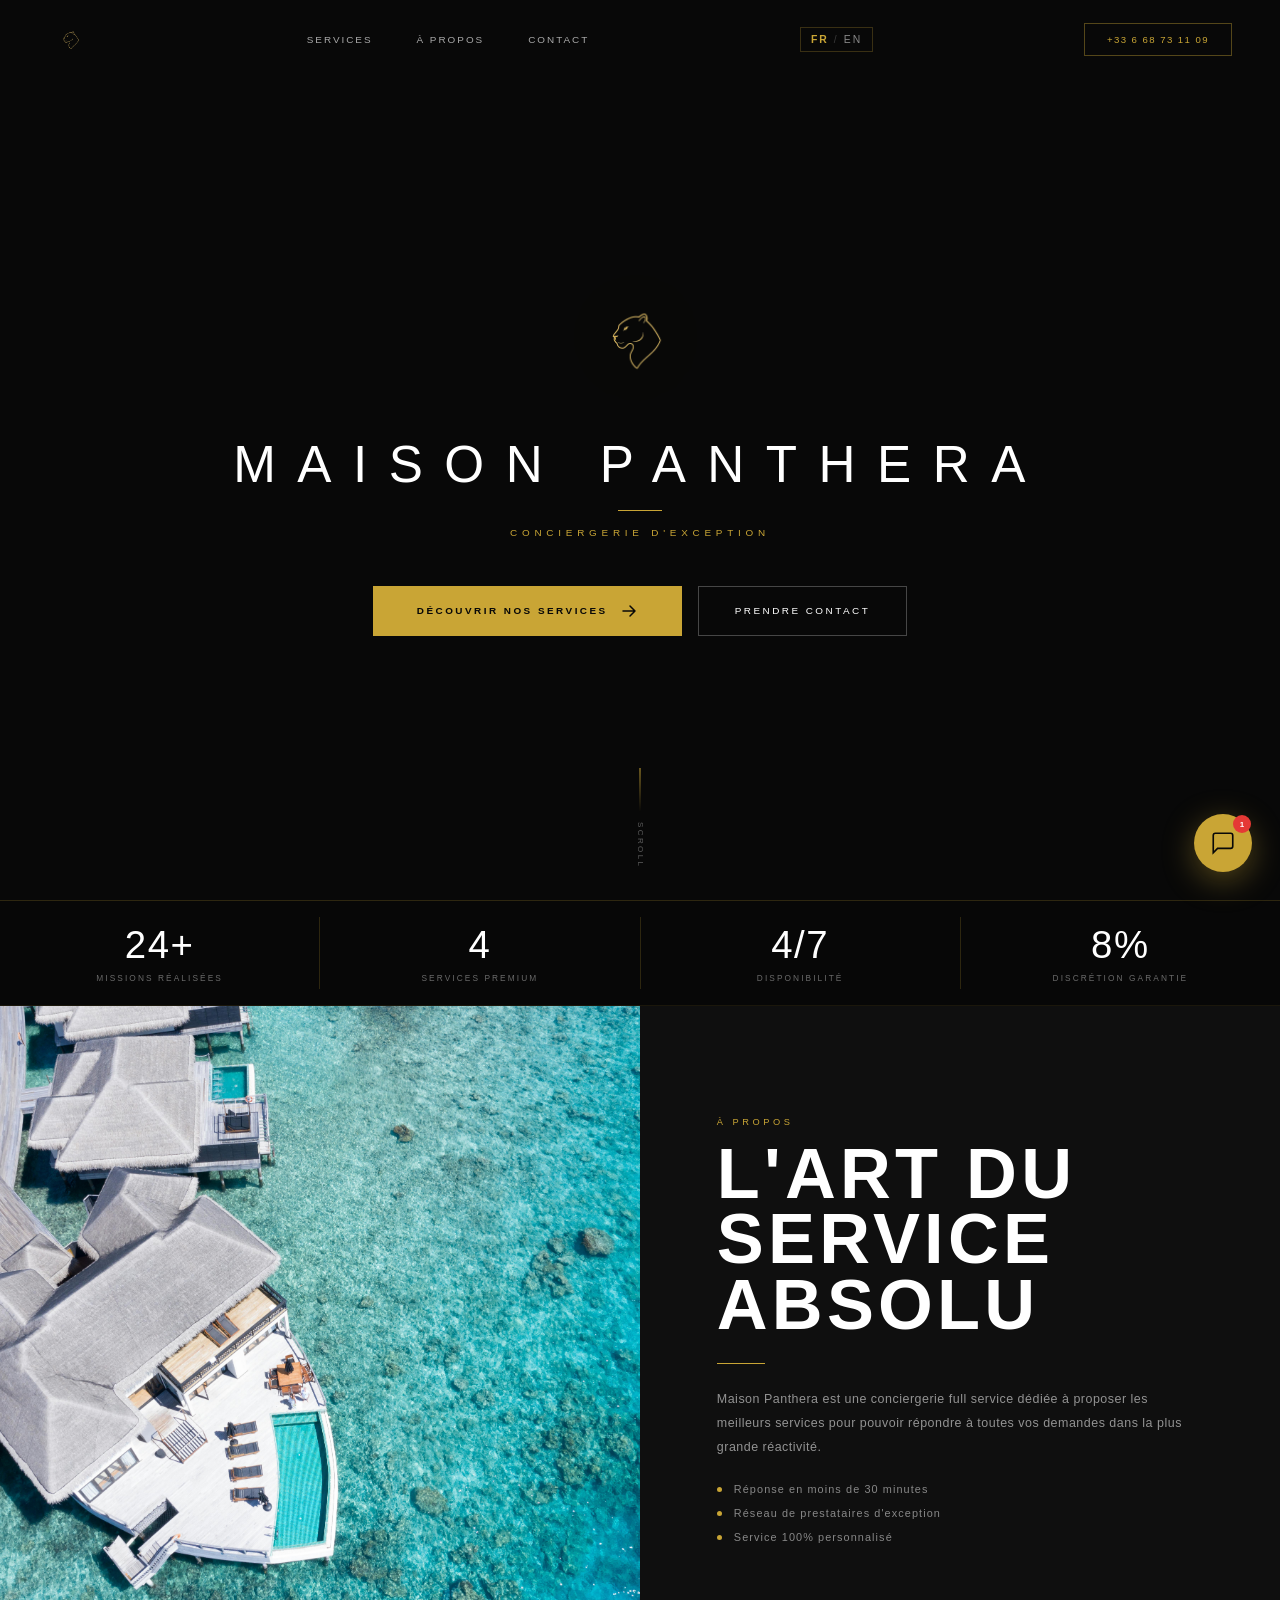
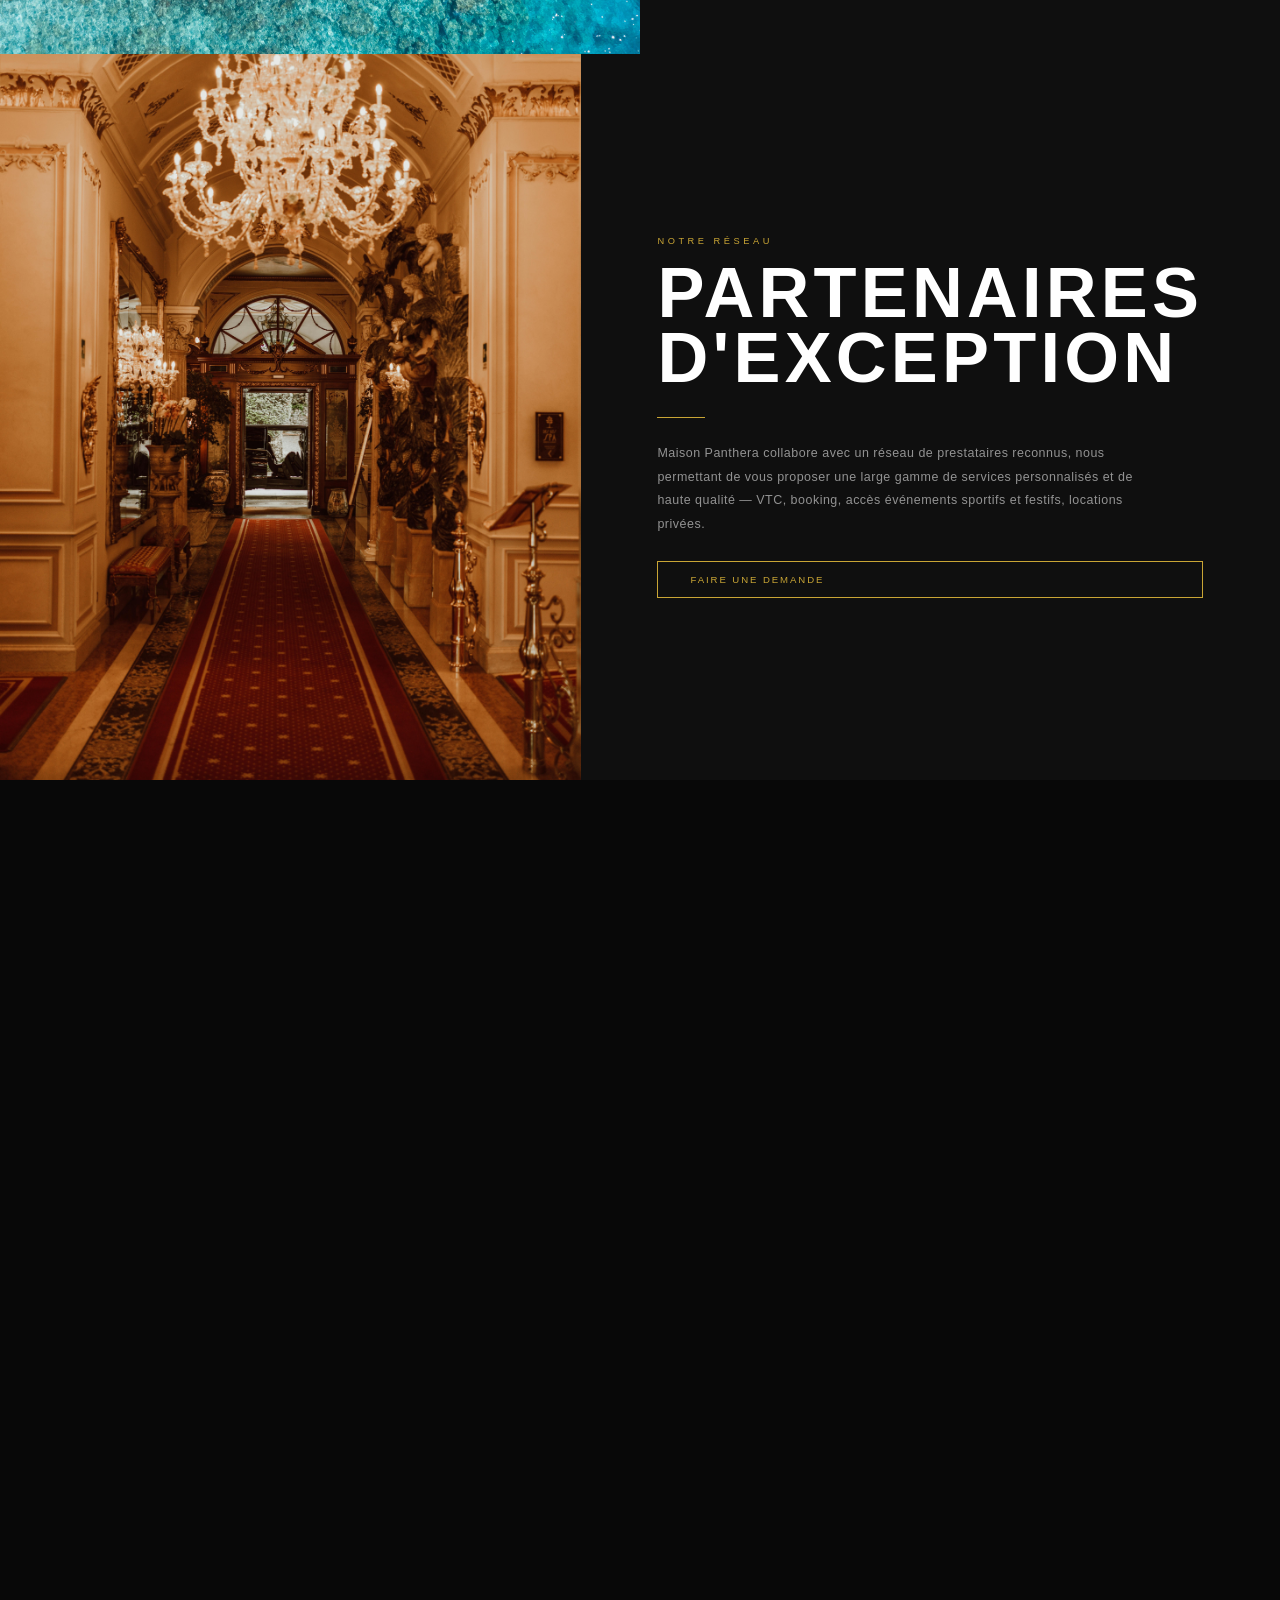
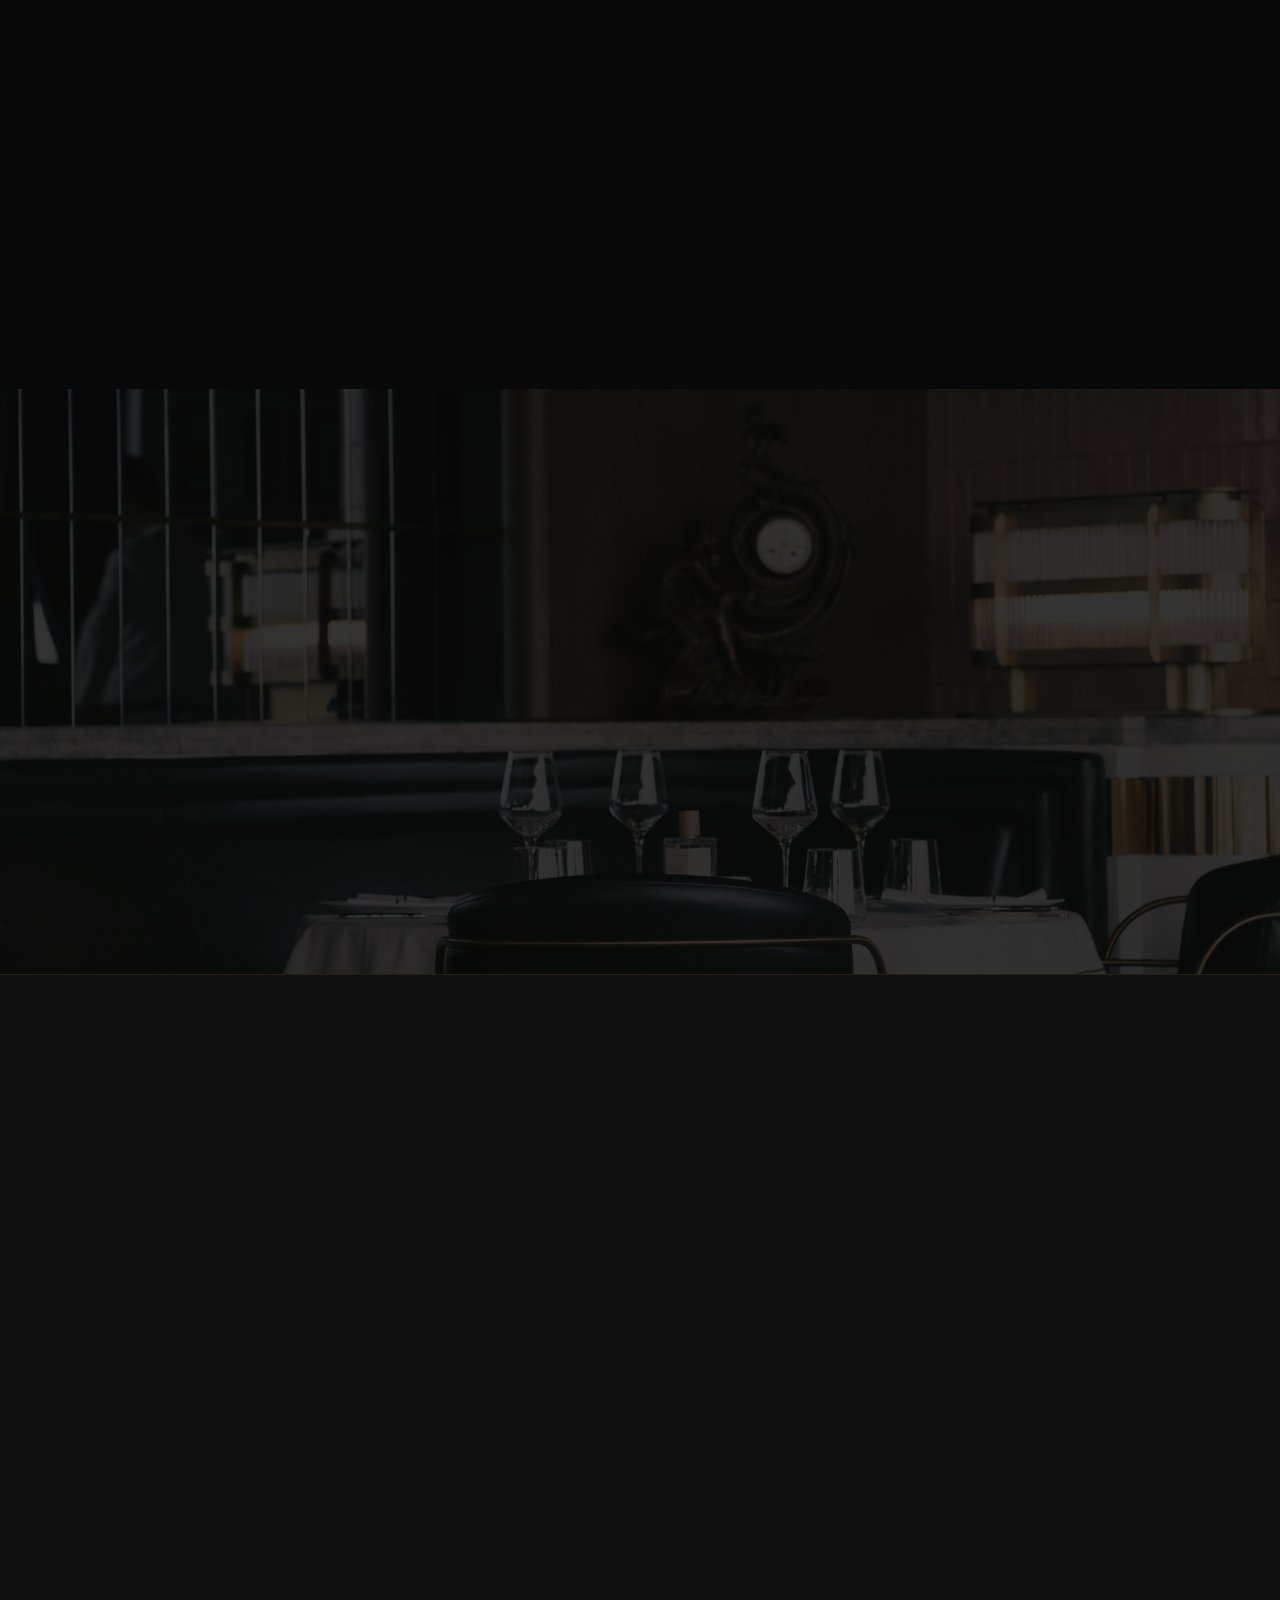
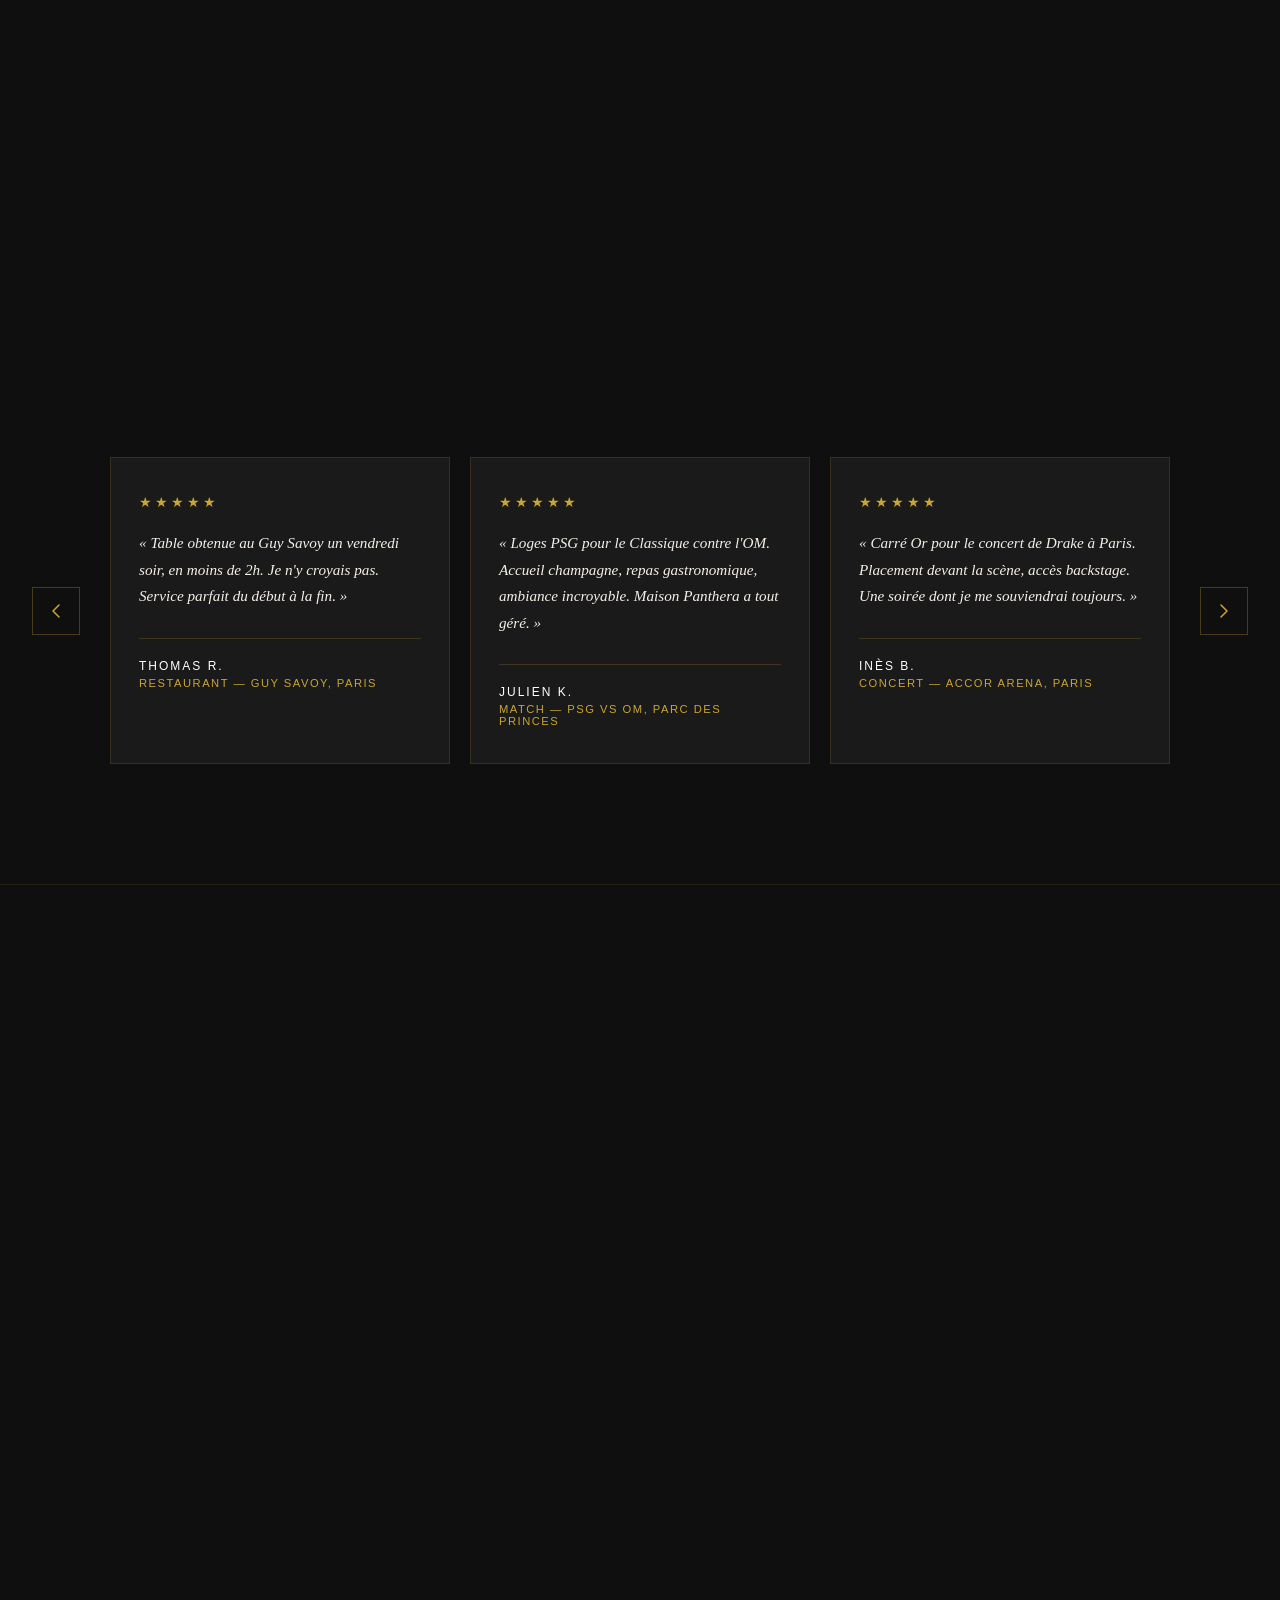
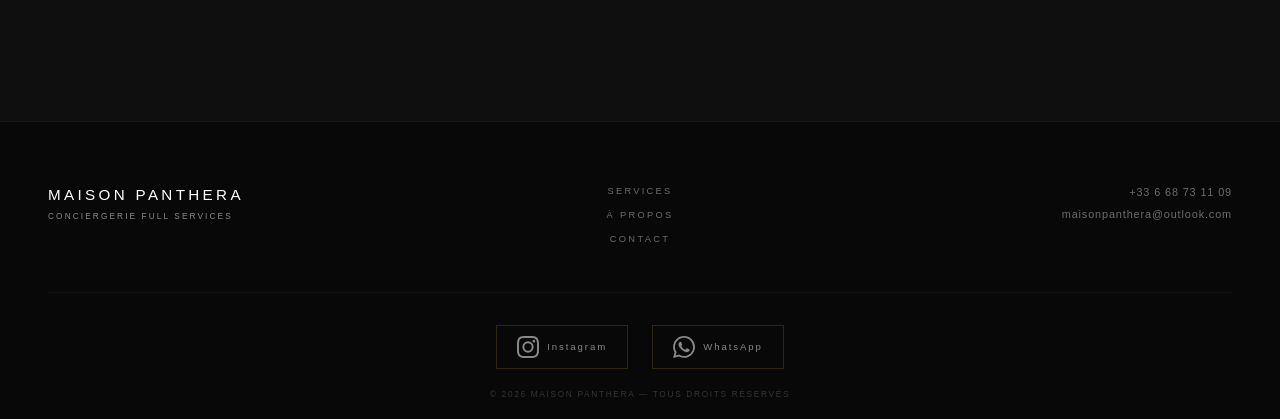
<file: index.html>
<!DOCTYPE html>
<html lang="fr">
<head>
  <meta charset="UTF-8">
  <meta name="viewport" content="width=device-width, initial-scale=1.0, viewport-fit=cover">
  <title>Maison Panthera — Conciergerie Full Services</title>
  <meta name="description" content="Maison Panthera, conciergerie d'exception à Paris. VTC, Private Jet, Yacht, Personal Shopper, Booking VIP. Excellence, discrétion, réactivité 24h/24.">
  <meta name="theme-color" content="#080808">
  <meta name="apple-mobile-web-app-capable" content="yes">
  <meta name="apple-mobile-web-app-status-bar-style" content="black-translucent">
  <meta name="apple-mobile-web-app-title" content="Maison Panthera">

  <!-- Security Headers -->
  <meta http-equiv="X-Content-Type-Options" content="nosniff">
  <meta http-equiv="X-Frame-Options" content="DENY">
  <meta http-equiv="Referrer-Policy" content="strict-origin-when-cross-origin">
  <meta http-equiv="Permissions-Policy" content="camera=(), microphone=(), geolocation=()">
  <meta http-equiv="Content-Security-Policy" content="default-src 'self'; base-uri 'self'; object-src 'none'; frame-ancestors 'none'; form-action 'self' https://formsubmit.co; style-src 'self' 'unsafe-inline' https://fonts.googleapis.com; font-src https://fonts.gstatic.com; img-src 'self' data: https:; script-src 'self' 'unsafe-inline'; connect-src 'self' https: http://localhost:*; upgrade-insecure-requests;">

  <!-- PWA -->
  <link rel="manifest" href="manifest.json">
  <link rel="apple-touch-icon" href="images/logo-site.png">

  <!-- Open Graph -->
  <meta property="og:title" content="Maison Panthera — Conciergerie d'Exception">
  <meta property="og:description" content="Excellence. Discrétion. Réactivité. Paris & International.">
  <meta property="og:image" content="images/yacht.jpeg">
  <meta property="og:type" content="website">

  <!-- Fonts -->
  <link rel="preconnect" href="https://fonts.googleapis.com">
  <link rel="preconnect" href="https://fonts.gstatic.com" crossorigin>
  <link href="https://fonts.googleapis.com/css2?family=Bebas+Neue&family=Cormorant+Garant:ital,wght@0,300;0,400;0,500;1,300;1,400&family=Montserrat:wght@200;300;400;500;600&display=swap" rel="stylesheet">

  <!-- Favicon -->
  <link rel="icon" type="image/png" href="images/logo-site.png">
  <link rel="shortcut icon" href="images/logo-site.png">

  <!-- Preload hero image -->
  <link rel="preload" as="image" href="images/hero-palace.jpeg">

  <link rel="stylesheet" href="style.css?v=22">
</head>
<body class="is-entering">
  <div class="page-transition" aria-hidden="true"></div>

  <!-- ══ PRELOADER ══════════════════════════════════════ -->
  <div id="preloader">
    <div class="preloader-inner">
      <img class="preloader-logo" src="images/logo-site.png" alt="Maison Panthera">
      <div class="preloader-bar"><div class="preloader-fill"></div></div>
      <p class="preloader-name">MAISON PANTHERA</p>
    </div>
  </div>

  <!-- ══ NAVIGATION ════════════════════════════════════ -->
  <nav id="navbar">
    <a href="index.html" class="nav-logo" data-page-link>
      <img src="images/logo-site.png" alt="Logo Maison Panthera">
    </a>
    <div class="nav-links">
      <a href="services.html" class="nav-link" data-i18n="nav.services" data-page-link>SERVICES</a>
      <a href="about.html" class="nav-link" data-i18n="nav.about" data-page-link>À PROPOS</a>
      <a href="contact.html" class="nav-link" data-i18n="nav.contact" data-page-link>CONTACT</a>
    </div>
    <button class="lang-toggle" id="langToggle" aria-label="Switch language">
      <span class="lang-btn active" data-lang="fr">FR</span>
      <span class="lang-sep">/</span>
      <span class="lang-btn" data-lang="en">EN</span>
    </button>
    <a href="tel:+33668731109" class="nav-cta">+33 6 68 73 11 09</a>
    <button class="nav-burger" id="burger" aria-label="Menu">
      <span></span><span></span>
    </button>
  </nav>

  <!-- Mobile Menu -->
  <div class="mobile-menu" id="mobileMenu">
    <button class="mobile-close" id="mobileClose">✕</button>
    <a href="services.html"  class="mobile-link" data-i18n="nav.services" data-page-link>SERVICES</a>
    <a href="about.html"     class="mobile-link" data-i18n="nav.about" data-page-link>À PROPOS</a>
    <a href="contact.html" class="mobile-link" data-i18n="nav.contact" data-page-link>CONTACT</a>
    <button class="lang-toggle lang-toggle--mobile" id="langToggleMobile" aria-label="Switch language">
      <span class="lang-btn active" data-lang="fr">FR</span>
      <span class="lang-sep">/</span>
      <span class="lang-btn" data-lang="en">EN</span>
    </button>
    <a href="tel:+33668731109" class="mobile-phone">+33 6 68 73 11 09</a>
  </div>

  <!-- ══ HERO ══════════════════════════════════════════ -->
  <section id="hero">
    <div class="hero-bg"></div>
    <div class="hero-overlay"></div>
    <h1 class="visually-hidden">Maison Panthera — Conciergerie Full Services</h1>

    <div class="hero-identity">
      <img class="hero-logo-mark" src="images/logo-site.png" alt="Maison Panthera">
      <p class="hero-name">MAISON PANTHERA</p>
      <span class="hero-rule"></span>
      <p class="hero-tagline" data-i18n="hero.subtitle">CONCIERGERIE D'EXCEPTION</p>
    </div>

    <div class="hero-cta">
      <a href="services.html" class="btn-gold" data-page-link>
        <span data-i18n="hero.cta1">DÉCOUVRIR NOS SERVICES</span>
        <svg width="18" height="18" viewBox="0 0 18 18" fill="none"><path d="M3 9H15M15 9L10 4M15 9L10 14" stroke="currentColor" stroke-width="1.5" stroke-linecap="round"/></svg>
      </a>
      <a href="contact.html" class="btn-outline" data-i18n="hero.cta2" data-page-link>PRENDRE CONTACT</a>
    </div>

    <div class="hero-scroll">
      <div class="hero-scroll-line"></div>
      <span>SCROLL</span>
    </div>
  </section>

  <!-- Stats strip -->
  <div class="hero-stats">
    <div class="hero-stat">
      <span class="stat-num">500<em>+</em></span>
      <span class="stat-label" data-i18n="stats.missions">MISSIONS RÉALISÉES</span>
    </div>
    <div class="stat-sep"></div>
    <div class="hero-stat">
      <span class="stat-num">8</span>
      <span class="stat-label" data-i18n="stats.services">SERVICES PREMIUM</span>
    </div>
    <div class="stat-sep"></div>
    <div class="hero-stat">
      <span class="stat-num">24<em>/7</em></span>
      <span class="stat-label" data-i18n="stats.availability">DISPONIBILITÉ</span>
    </div>
    <div class="stat-sep"></div>
    <div class="hero-stat">
      <span class="stat-num">100<em>%</em></span>
      <span class="stat-label" data-i18n="stats.discretion">DISCRÉTION GARANTIE</span>
    </div>
  </div>

  <!-- ══ ABOUT ══════════════════════════════════════════ -->
  <section id="about">

    <div class="about-block">
      <div class="about-media reveal-left">
        <img src="images/maldives.jpeg" alt="Maison Panthera — Service prestige" loading="lazy">
      </div>
      <div class="about-body reveal-right">
        <p class="label" data-i18n="about1.label">À PROPOS</p>
        <h2 class="display-title" data-i18n="about1.title">L'ART DU<br>SERVICE<br>ABSOLU</h2>
        <div class="gold-rule"></div>
        <p class="body-text" data-i18n="about1.body">
          Maison Panthera est une conciergerie full service dédiée à proposer les meilleurs services pour pouvoir répondre à toutes vos demandes dans la plus grande réactivité.
        </p>
        <div class="about-feature-list">
          <div class="about-feature"><span class="feat-dot"></span><span data-i18n="about1.feat1">Réponse en moins de 30 minutes</span></div>
          <div class="about-feature"><span class="feat-dot"></span><span data-i18n="about1.feat2">Réseau de prestataires d'exception</span></div>
          <div class="about-feature"><span class="feat-dot"></span><span data-i18n="about1.feat3">Service 100% personnalisé</span></div>
        </div>
      </div>
    </div>

    <div class="about-block about-block--reverse">
      <div class="about-body reveal-left">
        <p class="label" data-i18n="about2.label">NOTRE RÉSEAU</p>
        <h2 class="display-title" data-i18n="about2.title">PARTENAIRES<br>D'EXCEPTION</h2>
        <div class="gold-rule"></div>
        <p class="body-text" data-i18n="about2.body">
          Maison Panthera collabore avec un réseau de prestataires reconnus, nous permettant de vous proposer une large gamme de services personnalisés et de haute qualité — VTC, booking, accès événements sportifs et festifs, locations privées.
        </p>
        <a href="contact.html" class="btn-gold-sm" data-i18n="about2.cta" data-page-link>FAIRE UNE DEMANDE</a>
      </div>
      <div class="about-media reveal-right">
        <img src="images/corridor.jpeg" alt="Maison Panthera — Partenaires" loading="lazy">
      </div>
    </div>

  </section>

  <!-- ══ VALUES ════════════════════════════════════════ -->
  <!-- ══ SERVICES ══════════════════════════════════════ -->
  <section id="services">
    <div class="section-head reveal-up">
      <p class="label">EXPERTISE</p>
      <h2 class="display-title-xl" data-i18n="services.title">NOS SERVICES</h2>
      <p class="section-sub" data-i18n="services.sub">Une gamme complète de services premium, disponible 7j/7</p>
    </div>

    <div class="services-grid">

      <article class="service-card reveal-up" style="--d:0ms">
        <div class="card-bg" style="background-image:url('images/vtc-2.jpeg')"></div>
        <div class="card-layer"></div>
        <div class="card-body">
          <span class="card-num">01</span>
          <h3 class="card-title">VTC</h3>
          <p class="card-desc" data-i18n="card.vtc">Van chauffeur &amp; transport privé premium. Véhicules haut de gamme, chauffeurs professionnels.</p>
          <a href="contact.html" class="card-cta" data-i18n="card.cta" data-page-link>RÉSERVER →</a>
        </div>
      </article>

      <article class="service-card reveal-up" style="--d:80ms">
        <div class="card-bg" style="background-image:url('images/personal-shopper.jpeg?v=2')"></div>
        <div class="card-layer"></div>
        <div class="card-body">
          <span class="card-num">02</span>
          <h3 class="card-title">PERSONAL<br>SHOPPER</h3>
          <p class="card-desc" data-i18n="card.shopper">Accès aux plus grandes maisons de luxe. Shopping personnalisé &amp; exclusif.</p>
          <a href="contact.html" class="card-cta" data-i18n="card.cta" data-page-link>RÉSERVER →</a>
        </div>
      </article>

      <article class="service-card reveal-up" style="--d:160ms">
        <div class="card-bg" style="background-image:url('images/car-interior.jpeg')"></div>
        <div class="card-layer"></div>
        <div class="card-body">
          <span class="card-num">03</span>
          <h3 class="card-title">CAR RENTAL</h3>
          <p class="card-desc" data-i18n="card.carrental">Location de véhicules prestige &amp; supercars. Ferrari, Lamborghini, Rolls-Royce.</p>
          <a href="contact.html" class="card-cta" data-i18n="card.cta" data-page-link>RÉSERVER →</a>
        </div>
      </article>

      <article class="service-card reveal-up" style="--d:240ms">
        <div class="card-bg" style="background-image:url('images/booking-rest.jpeg')"></div>
        <div class="card-layer"></div>
        <div class="card-body">
          <span class="card-num">04</span>
          <h3 class="card-title">BOOKING</h3>
          <p class="card-desc" data-i18n="card.booking">Restaurants étoilés, hôtels de prestige, réservations VIP partout dans le monde.</p>
          <a href="contact.html" class="card-cta" data-i18n="card.cta" data-page-link>RÉSERVER →</a>
        </div>
      </article>

      <article class="service-card reveal-up" style="--d:0ms">
        <div class="card-bg" style="background-image:url('images/roland-garros.jpeg')"></div>
        <div class="card-layer"></div>
        <div class="card-body">
          <span class="card-num">05</span>
          <h3 class="card-title">MATCH/<br>CONCERT ACCESS</h3>
          <p class="card-desc" data-i18n="card.matchconcert">Loges VIP &amp; carré or pour matchs et concerts. Roland-Garros, PSG, F1, artistes internationaux.</p>
          <a href="contact.html" class="card-cta" data-i18n="card.cta" data-page-link>RÉSERVER →</a>
        </div>
      </article>

      <article class="service-card reveal-up" style="--d:80ms">
        <div class="card-bg" style="background-image:url('images/neon.jpeg')"></div>
        <div class="card-layer"></div>
        <div class="card-body">
          <span class="card-num">06</span>
          <h3 class="card-title">NIGHTLIFE<br>ACCESS</h3>
          <p class="card-desc" data-i18n="card.nightlife">Accès VIP aux meilleurs clubs &amp; soirées privées. Tables réservées, liste VIP, entrées garanties.</p>
          <a href="contact.html" class="card-cta" data-i18n="card.cta" data-page-link>RÉSERVER →</a>
        </div>
      </article>

      <article class="service-card reveal-up" style="--d:160ms">
        <div class="card-bg" style="background-image:url('images/private-jet.jpeg')"></div>
        <div class="card-layer"></div>
        <div class="card-body">
          <span class="card-num">07</span>
          <h3 class="card-title">PRIVATE JET</h3>
          <p class="card-desc" data-i18n="card.jet">Voyagez à votre rythme. Destinations mondiales, disponibilité immédiate.</p>
          <a href="contact.html" class="card-cta" data-i18n="card.cta" data-page-link>RÉSERVER →</a>
        </div>
      </article>

      <article class="service-card reveal-up" style="--d:240ms">
        <div class="card-bg" style="background-image:url('images/yacht.jpeg')"></div>
        <div class="card-layer"></div>
        <div class="card-body">
          <span class="card-num">08</span>
          <h3 class="card-title">YACHT</h3>
          <p class="card-desc" data-i18n="card.yacht">Location de yachts de luxe. Croisières privées en Méditerranée &amp; au-delà.</p>
          <a href="contact.html" class="card-cta" data-i18n="card.cta" data-page-link>RÉSERVER →</a>
        </div>
      </article>

    </div>
  </section>

  <!-- ══ QUOTE ══════════════════════════════════════════ -->
  <div class="quote-section">
    <div class="quote-bg" style="background-image:url('images/finedining.jpeg')"></div>
    <div class="quote-overlay"></div>
    <div class="quote-inner reveal-up">
      <div class="quote-logo">
        <img src="images/logo-site.png" alt="">
      </div>
      <p class="quote-text" data-i18n="quote.text">Chaque détail est une promesse.<br>Chaque service, une expérience inoubliable.</p>
      <p class="quote-author">— MAISON PANTHERA</p>
      <a href="contact.html" class="btn-gold" data-i18n="quote.cta" data-page-link>VIVRE L'EXPÉRIENCE</a>
    </div>
  </div>

  <!-- ══ GALLERY ════════════════════════════════════════ -->
  <!-- ══ CONTACT FORM ═══════════════════════════════════ -->
  <section id="formulaire">
    <div class="form-section-inner">

      <div class="form-left reveal-left">
        <p class="label">CONTACT</p>
        <h2 class="display-title" data-i18n="form.title">PARLONS DE<br>VOTRE<br>PROJET</h2>
        <div class="gold-rule"></div>
        <p class="body-text" data-i18n="form.body">Notre équipe répond à toutes vos demandes en moins de 30 minutes, 7j/7, 24h/24.</p>
        <div class="contact-direct">
          <a href="tel:+33668731109" class="contact-direct-item">
            <span class="cd-icon">📞</span>
            <div>
              <p class="cd-label" data-i18n="form.phone">TÉLÉPHONE</p>
              <p class="cd-val">+33 6 68 73 11 09</p>
            </div>
          </a>
          <a href="mailto:maisonpanthera@outlook.com" class="contact-direct-item">
            <span class="cd-icon">✉</span>
            <div>
              <p class="cd-label">EMAIL</p>
              <p class="cd-val">maisonpanthera@outlook.com</p>
            </div>
          </a>
          <a href="https://wa.me/33668731109?text=Bonjour%20Maison%20Panthera%2C%20je%20souhaite%20avoir%20des%20informations%20sur%20vos%20services." target="_blank" rel="noopener noreferrer" class="contact-direct-item">
            <span class="cd-icon">💬</span>
            <div>
              <p class="cd-label">WHATSAPP</p>
              <p class="cd-val" data-i18n="form.waDirect">Message direct</p>
            </div>
          </a>
        </div>
      </div>

      <div class="form-right reveal-right">
        <form
          id="contactForm"
          action="https://formsubmit.co/maisonpanthera@outlook.com"
          method="POST"
          novalidate>

          <!-- FormSubmit config -->
          <input type="hidden" name="_subject" value="Nouvelle demande — Maison Panthera">
          <input type="hidden" name="_template" value="table">
          <input type="hidden" name="_captcha" value="false">
          <input type="hidden" name="_next" value="./#formulaire">
          <!-- Honeypot anti-spam -->
          <input type="text" name="_honey" style="display:none" tabindex="-1" autocomplete="off">

          <div class="form-row">
            <div class="form-group">
              <input type="text" name="nom" id="fNom" placeholder=" " required autocomplete="name">
              <label for="fNom" data-i18n="form.name">NOM &amp; PRÉNOM *</label>
            </div>
            <div class="form-group">
              <input type="email" name="email" id="fEmail" placeholder=" " required autocomplete="email">
              <label for="fEmail">EMAIL *</label>
            </div>
          </div>

          <div class="form-row">
            <div class="form-group">
              <input type="tel" name="telephone" id="fTel" placeholder=" " autocomplete="tel">
              <label for="fTel" data-i18n="form.phoneLabel">TÉLÉPHONE</label>
            </div>
            <div class="form-group select-group">
              <select name="service" id="fService">
                <option value="" disabled selected></option>
                <option>VTC</option>
                <option>Personal Shopper</option>
                <option>Car Rental</option>
                <option>Booking (Restaurant / Hôtel)</option>
                <option>Match / Concert Access</option>
                <option>Nightlife Access</option>
                <option>Private Jet</option>
                <option>Yacht</option>
                <option data-i18n="form.other">Autre</option>
              </select>
              <label for="fService" data-i18n="form.service">SERVICE SOUHAITÉ</label>
            </div>
          </div>

          <div class="form-group full">
            <textarea name="message" id="fMessage" placeholder=" " rows="4" required></textarea>
            <label for="fMessage" data-i18n="form.message">VOTRE DEMANDE *</label>
          </div>

          <div class="form-footer">
            <p class="form-mention" data-i18n="form.mention">* Champs obligatoires. Vos données sont traitées de façon confidentielle.</p>
            <button type="submit" class="btn-gold form-submit" id="formBtn">
              <span class="btn-text" data-i18n="form.submit">ENVOYER MA DEMANDE</span>
              <span class="btn-loader" style="display:none">⟳</span>
              <svg width="18" height="18" viewBox="0 0 18 18" fill="none"><path d="M3 9H15M15 9L10 4M15 9L10 14" stroke="currentColor" stroke-width="1.5" stroke-linecap="round"/></svg>
            </button>
          </div>

          <div class="form-success" id="formSuccess" style="display:none">
            <p data-i18n="form.success">✓ Message envoyé — Nous vous répondons sous 30 minutes.</p>
          </div>
          <div class="form-error" id="formError" style="display:none">
            <p data-i18n="form.error">Une erreur est survenue. Contactez-nous directement au +33 6 68 73 11 09.</p>
          </div>

        </form>
      </div>

    </div>
  </section>

  <!-- ══ TESTIMONIALS ══════════════════════════════════ -->
  <section id="temoignages">
    <div class="section-head reveal-up">
      <p class="label" data-i18n="testi.label">ILS NOUS FONT CONFIANCE</p>
      <h2 class="display-title-xl" data-i18n="testi.title">TÉMOIGNAGES</h2>
    </div>

    <div class="testi-slider">
      <button class="testi-arrow testi-prev" aria-label="Précédent">
        <svg width="22" height="22" viewBox="0 0 22 22" fill="none"><path d="M14 5L8 11L14 17" stroke="currentColor" stroke-width="1.5" stroke-linecap="round" stroke-linejoin="round"/></svg>
      </button>

      <div class="testi-viewport" id="testiViewport">
        <div class="testi-track" id="testiTrack">

          <div class="testi-card">
            <div class="testi-card-inner">
              <div class="testi-stars">★★★★★</div>
              <p class="testi-text" data-i18n="testi.t1">« Table obtenue au Guy Savoy un vendredi soir, en moins de 2h. Je n'y croyais pas. Service parfait du début à la fin. »</p>
              <div class="testi-author">
                <span class="testi-name">Thomas R.</span>
                <span class="testi-service">Restaurant — Guy Savoy, Paris</span>
              </div>
            </div>
          </div>

          <div class="testi-card">
            <div class="testi-card-inner">
              <div class="testi-stars">★★★★★</div>
              <p class="testi-text" data-i18n="testi.t2">« Loges PSG pour le Classique contre l'OM. Accueil champagne, repas gastronomique, ambiance incroyable. Maison Panthera a tout géré. »</p>
              <div class="testi-author">
                <span class="testi-name">Julien K.</span>
                <span class="testi-service">Match — PSG vs OM, Parc des Princes</span>
              </div>
            </div>
          </div>

          <div class="testi-card">
            <div class="testi-card-inner">
              <div class="testi-stars">★★★★★</div>
              <p class="testi-text" data-i18n="testi.t3">« Carré Or pour le concert de Drake à Paris. Placement devant la scène, accès backstage. Une soirée dont je me souviendrai toujours. »</p>
              <div class="testi-author">
                <span class="testi-name">Inès B.</span>
                <span class="testi-service">Concert — Accor Arena, Paris</span>
              </div>
            </div>
          </div>

          <div class="testi-card">
            <div class="testi-card-inner">
              <div class="testi-stars">★★★★★</div>
              <p class="testi-text" data-i18n="testi.t4">« Impossible d'avoir des billets pour la finale de Roland-Garros — Maison Panthera les a trouvés en 20 minutes. Loges VIP, champagne. Inoubliable. »</p>
              <div class="testi-author">
                <span class="testi-name">Karim B.</span>
                <span class="testi-service">Match — Roland-Garros, Paris</span>
              </div>
            </div>
          </div>

          <div class="testi-card">
            <div class="testi-card-inner">
              <div class="testi-stars">★★★★★</div>
              <p class="testi-text" data-i18n="testi.t5">« Dîner surprise pour l'anniversaire de ma femme au Grand Restaurant de Jean-François Piège. Décoration florale, menu personnalisé. Merci infiniment. »</p>
              <div class="testi-author">
                <span class="testi-name">Marc L.</span>
                <span class="testi-service">Restaurant — Le Grand Restaurant, Paris</span>
              </div>
            </div>
          </div>

          <div class="testi-card">
            <div class="testi-card-inner">
              <div class="testi-stars">★★★★★</div>
              <p class="testi-text" data-i18n="testi.t6">« Grand Prix de Monaco en loges privées avec vue sur le circuit. Tout était organisé : transfert, hôtel, paddock. Un niveau d'exception. »</p>
              <div class="testi-author">
                <span class="testi-name">Sofia M.</span>
                <span class="testi-service">F1 — Grand Prix de Monaco</span>
              </div>
            </div>
          </div>

          <div class="testi-card">
            <div class="testi-card-inner">
              <div class="testi-stars">★★★★★</div>
              <p class="testi-text" data-i18n="testi.t7">« Réservation d'un jet privé en moins d'une heure pour Dubai. Discrétion totale, équipe ultra réactive. Je ne travaille plus qu'avec eux. »</p>
              <div class="testi-author">
                <span class="testi-name">Alexandre D.</span>
                <span class="testi-service">Private Jet — Paris / Dubai</span>
              </div>
            </div>
          </div>

          <div class="testi-card">
            <div class="testi-card-inner">
              <div class="testi-stars">★★★★★</div>
              <p class="testi-text" data-i18n="testi.t8">« Concert Beyoncé en carré or, accueil VIP et loge privée. Tout était parfait, de l'arrivée au départ. Une organisation au millimètre. »</p>
              <div class="testi-author">
                <span class="testi-name">Amina S.</span>
                <span class="testi-service">Concert — Stade de France</span>
              </div>
            </div>
          </div>

          <div class="testi-card">
            <div class="testi-card-inner">
              <div class="testi-stars">★★★★★</div>
              <p class="testi-text" data-i18n="testi.t9">« VTC de luxe pour toute une semaine à Paris, disponible 24h/24. Ponctualité irréprochable, véhicule impeccable. À recommander sans hésiter. »</p>
              <div class="testi-author">
                <span class="testi-name">David N.</span>
                <span class="testi-service">VTC Prestige — Paris</span>
              </div>
            </div>
          </div>

        </div>
      </div>

      <button class="testi-arrow testi-next" aria-label="Suivant">
        <svg width="22" height="22" viewBox="0 0 22 22" fill="none"><path d="M8 5L14 11L8 17" stroke="currentColor" stroke-width="1.5" stroke-linecap="round" stroke-linejoin="round"/></svg>
      </button>
    </div>
  </section>

  <!-- ══ LAISSER UN AVIS ═══════════════════════════════ -->
  <section id="avis" class="reviews-section">
    <div class="section-head reveal-up">
      <p class="label" data-i18n="reviews.label">VOTRE EXPÉRIENCE</p>
      <h2 class="display-title-xl" data-i18n="reviews.title">LAISSEZ UN AVIS</h2>
      <p class="section-sub" data-i18n="reviews.sub">Votre retour nous aide à grandir</p>
    </div>
    <form class="review-form reveal-up"
          action="https://formsubmit.co/maisonpanthera@outlook.com"
          method="POST">
      <input type="hidden" name="_subject" value="⭐ Nouvel avis client — Maison Panthera">
      <input type="hidden" name="_captcha" value="false">
      <input type="hidden" name="_template" value="table">
      <input type="hidden" name="_next" value="./#avis">
      <input type="text" name="website" style="display:none" tabindex="-1" autocomplete="off">
      <div class="review-stars-wrap">
        <p class="review-stars-label" data-i18n="reviews.rating">VOTRE NOTE</p>
        <div class="review-stars" id="reviewStars">
          <span class="star" data-val="1">★</span>
          <span class="star" data-val="2">★</span>
          <span class="star" data-val="3">★</span>
          <span class="star" data-val="4">★</span>
          <span class="star" data-val="5">★</span>
        </div>
        <input type="hidden" name="note" id="reviewRating" value="5/5">
      </div>
      <div class="form-row">
        <div class="form-group">
          <label for="rName" data-i18n="reviews.name">VOTRE NOM *</label>
          <input type="text" id="rName" name="nom" required>
        </div>
        <div class="form-group">
          <label for="rService" data-i18n="reviews.service">SERVICE UTILISÉ</label>
          <input type="text" id="rService" name="service">
        </div>
      </div>
      <div class="form-group">
        <label for="rMessage" data-i18n="reviews.message">VOTRE AVIS *</label>
        <textarea id="rMessage" name="avis" rows="4" required></textarea>
      </div>
      <button type="submit" class="btn-gold">
        <span data-i18n="reviews.submit">ENVOYER MON AVIS</span>
      </button>
      <div class="form-success" id="reviewSuccess" style="display:none">
        <p>✓ Avis envoyé avec succès.</p>
      </div>
      <div class="form-error" id="reviewError" style="display:none">
        <p>Une erreur est survenue pendant l'envoi de votre avis.</p>
      </div>
    </form>
  </section>

  <!-- ══ FOOTER ════════════════════════════════════════ -->
  <footer id="footer">
    <div class="footer-inner">
      <div class="footer-brand">
        <p class="footer-name">MAISON PANTHERA</p>
        <p class="footer-tag" data-i18n="footer.tag">CONCIERGERIE FULL SERVICES</p>
      </div>
      <nav class="footer-nav">
        <a href="services.html" data-page-link>SERVICES</a>
        <a href="about.html" data-i18n="nav.about" data-page-link>À PROPOS</a>
        <a href="contact.html" data-i18n="nav.contact" data-page-link>CONTACT</a>
      </nav>
      <div class="footer-contact">
        <a href="tel:+33668731109">+33 6 68 73 11 09</a>
        <a href="mailto:maisonpanthera@outlook.com">maisonpanthera@outlook.com</a>
      </div>
    </div>
    <div class="footer-bottom">
      <div class="footer-social">
        <a href="https://www.instagram.com/maisonpanthera.eu/" target="_blank" rel="noopener noreferrer" aria-label="Instagram">
          <svg viewBox="0 0 24 24" fill="currentColor" width="22" height="22"><path d="M12 2.163c3.204 0 3.584.012 4.85.07 3.252.148 4.771 1.691 4.919 4.919.058 1.265.069 1.645.069 4.849 0 3.205-.012 3.584-.069 4.849-.149 3.225-1.664 4.771-4.919 4.919-1.266.058-1.644.07-4.85.07-3.204 0-3.584-.012-4.849-.07-3.26-.149-4.771-1.699-4.919-4.92-.058-1.265-.07-1.644-.07-4.849 0-3.204.013-3.583.07-4.849.149-3.227 1.664-4.771 4.919-4.919 1.266-.057 1.645-.069 4.849-.069zM12 0C8.741 0 8.333.014 7.053.072 2.695.272.273 2.69.073 7.052.014 8.333 0 8.741 0 12c0 3.259.014 3.668.072 4.948.2 4.358 2.618 6.78 6.98 6.98C8.333 23.986 8.741 24 12 24c3.259 0 3.668-.014 4.948-.072 4.354-.2 6.782-2.618 6.979-6.98.059-1.28.073-1.689.073-4.948 0-3.259-.014-3.667-.072-4.947-.196-4.354-2.617-6.78-6.979-6.98C15.668.014 15.259 0 12 0zm0 5.838a6.162 6.162 0 100 12.324 6.162 6.162 0 000-12.324zM12 16a4 4 0 110-8 4 4 0 010 8zm6.406-11.845a1.44 1.44 0 100 2.881 1.44 1.44 0 000-2.881z"/></svg>
          <span>Instagram</span>
        </a>
        <a href="https://wa.me/33668731109" target="_blank" rel="noopener noreferrer" aria-label="WhatsApp">
          <svg viewBox="0 0 24 24" fill="currentColor" width="22" height="22"><path d="M17.472 14.382c-.297-.149-1.758-.867-2.03-.967-.273-.099-.471-.148-.67.15-.197.297-.767.966-.94 1.164-.173.199-.347.223-.644.075-.297-.15-1.255-.463-2.39-1.475-.883-.788-1.48-1.761-1.653-2.059-.173-.297-.018-.458.13-.606.134-.133.298-.347.446-.52.149-.174.198-.298.298-.497.099-.198.05-.371-.025-.52-.075-.149-.669-1.612-.916-2.207-.242-.579-.487-.5-.669-.51-.173-.008-.371-.01-.57-.01-.198 0-.52.074-.792.372-.272.297-1.04 1.016-1.04 2.479 0 1.462 1.065 2.875 1.213 3.074.149.198 2.096 3.2 5.077 4.487.709.306 1.262.489 1.694.625.712.227 1.36.195 1.871.118.571-.085 1.758-.719 2.006-1.413.248-.694.248-1.289.173-1.413-.074-.124-.272-.198-.57-.347m-5.421 7.403h-.004a9.87 9.87 0 01-5.031-1.378l-.361-.214-3.741.982.998-3.648-.235-.374a9.86 9.86 0 01-1.51-5.26c.001-5.45 4.436-9.884 9.888-9.884 2.64 0 5.122 1.03 6.988 2.898a9.825 9.825 0 012.893 6.994c-.003 5.45-4.437 9.884-9.885 9.884m8.413-18.297A11.815 11.815 0 0012.05 0C5.495 0 .16 5.335.157 11.892c0 2.096.547 4.142 1.588 5.945L.057 24l6.305-1.654a11.882 11.882 0 005.683 1.448h.005c6.554 0 11.89-5.335 11.893-11.893a11.821 11.821 0 00-3.48-8.413z"/></svg>
          <span>WhatsApp</span>
        </a>
      </div>
      <p data-i18n="footer.copy">© 2026 MAISON PANTHERA — TOUS DROITS RÉSERVÉS</p>
    </div>
  </footer>

  <!-- ══ SCROLL TO TOP ══════════════════════════════════ -->
  <button class="scroll-top" id="scrollTop" aria-label="Retour en haut">
    <svg viewBox="0 0 24 24" fill="none" stroke="currentColor" stroke-width="1.5" width="20" height="20"><path d="M12 19V5M5 12l7-7 7 7" stroke-linecap="round" stroke-linejoin="round"/></svg>
  </button>

  <!-- ══ CHAT WIDGET ════════════════════════════════════ -->
  <div class="chat-widget" id="chatWidget">
    <div class="chat-panel" id="chatPanel">
      <div class="chat-header">
        <img src="images/logo-site.png" alt="">
        <div class="chat-header-info">
          <p>MAISON PANTHERA</p>
          <span><i class="chat-dot"></i> <span data-i18n="chat.available">Disponible maintenant</span></span>
        </div>
        <button class="chat-close-btn" id="chatClose">✕</button>
      </div>
      <div class="chat-body">
        <div class="chat-bubble bot">
          <p data-i18n="chat.hello">Bonjour 👋 Comment puis-je vous aider ?</p>
        </div>
        <div class="chat-options">
          <a href="https://wa.me/33668731109?text=Bonjour,%20je%20souhaite%20réserver%20un%20VTC." target="_blank" rel="noopener" class="chat-opt">🚗 Réserver un VTC</a>
          <a href="https://wa.me/33668731109?text=Bonjour,%20je%20souhaite%20louer%20un%20jet%20privé." target="_blank" rel="noopener" class="chat-opt">✈️ Private Jet</a>
          <a href="https://wa.me/33668731109?text=Bonjour,%20je%20souhaite%20louer%20un%20yacht." target="_blank" rel="noopener" class="chat-opt">🛥 Yacht</a>
          <a href="https://wa.me/33668731109?text=Bonjour,%20je%20cherche%20un%20personal%20shopper." target="_blank" rel="noopener" class="chat-opt">🛍 Personal Shopper</a>
          <a href="https://wa.me/33668731109?text=Bonjour,%20je%20souhaite%20une%20réservation%20VIP." target="_blank" rel="noopener" class="chat-opt">⭐ Booking VIP</a>
          <a href="contact.html" class="chat-opt chat-opt-form" data-page-link>📋 Formulaire de contact</a>
        </div>
      </div>
      <div class="chat-footer-bar">
        <a href="https://wa.me/33668731109" target="_blank" rel="noopener" class="chat-wa-btn">
          <svg viewBox="0 0 24 24" fill="currentColor" width="16" height="16"><path d="M17.472 14.382c-.297-.149-1.758-.867-2.03-.967-.273-.099-.471-.148-.67.15-.197.297-.767.966-.94 1.164-.173.199-.347.223-.644.075-.297-.15-1.255-.463-2.39-1.475-.883-.788-1.48-1.761-1.653-2.059-.173-.297-.018-.458.13-.606.134-.133.298-.347.446-.52.149-.174.198-.298.298-.497.099-.198.05-.371-.025-.52-.075-.149-.669-1.612-.916-2.207-.242-.579-.487-.5-.669-.51-.173-.008-.371-.01-.57-.01-.198 0-.52.074-.792.372-.272.297-1.04 1.016-1.04 2.479 0 1.462 1.065 2.875 1.213 3.074.149.198 2.096 3.2 5.077 4.487.709.306 1.262.489 1.694.625.712.227 1.36.195 1.871.118.571-.085 1.758-.719 2.006-1.413.248-.694.248-1.289.173-1.413-.074-.124-.272-.198-.57-.347m-5.421 7.403h-.004a9.87 9.87 0 01-5.031-1.378l-.361-.214-3.741.982.998-3.648-.235-.374a9.86 9.86 0 01-1.51-5.26c.001-5.45 4.436-9.884 9.888-9.884 2.64 0 5.122 1.03 6.988 2.898a9.825 9.825 0 012.893 6.994c-.003 5.45-4.437 9.884-9.885 9.884m8.413-18.297A11.815 11.815 0 0012.05 0C5.495 0 .16 5.335.157 11.892c0 2.096.547 4.142 1.588 5.945L.057 24l6.305-1.654a11.882 11.882 0 005.683 1.448h.005c6.554 0 11.89-5.335 11.893-11.893a11.821 11.821 0 00-3.48-8.413z"/></svg>
          Écrire sur WhatsApp
        </a>
      </div>
    </div>
    <button class="chat-toggle" id="chatToggle" aria-label="Ouvrir le chat">
      <svg class="chat-ico-open" viewBox="0 0 24 24" fill="none" stroke="currentColor" stroke-width="1.5" width="26" height="26"><path d="M21 15a2 2 0 01-2 2H7l-4 4V5a2 2 0 012-2h14a2 2 0 012 2z"/></svg>
      <svg class="chat-ico-close" viewBox="0 0 24 24" fill="none" stroke="currentColor" stroke-width="1.5" width="24" height="24" style="display:none"><path d="M18 6L6 18M6 6l12 12"/></svg>
      <span class="chat-badge">1</span>
    </button>
  </div>

  <script src="site-config.js"></script>
  <script src="script.js?v=16"></script>
</body>
</html>
</file>
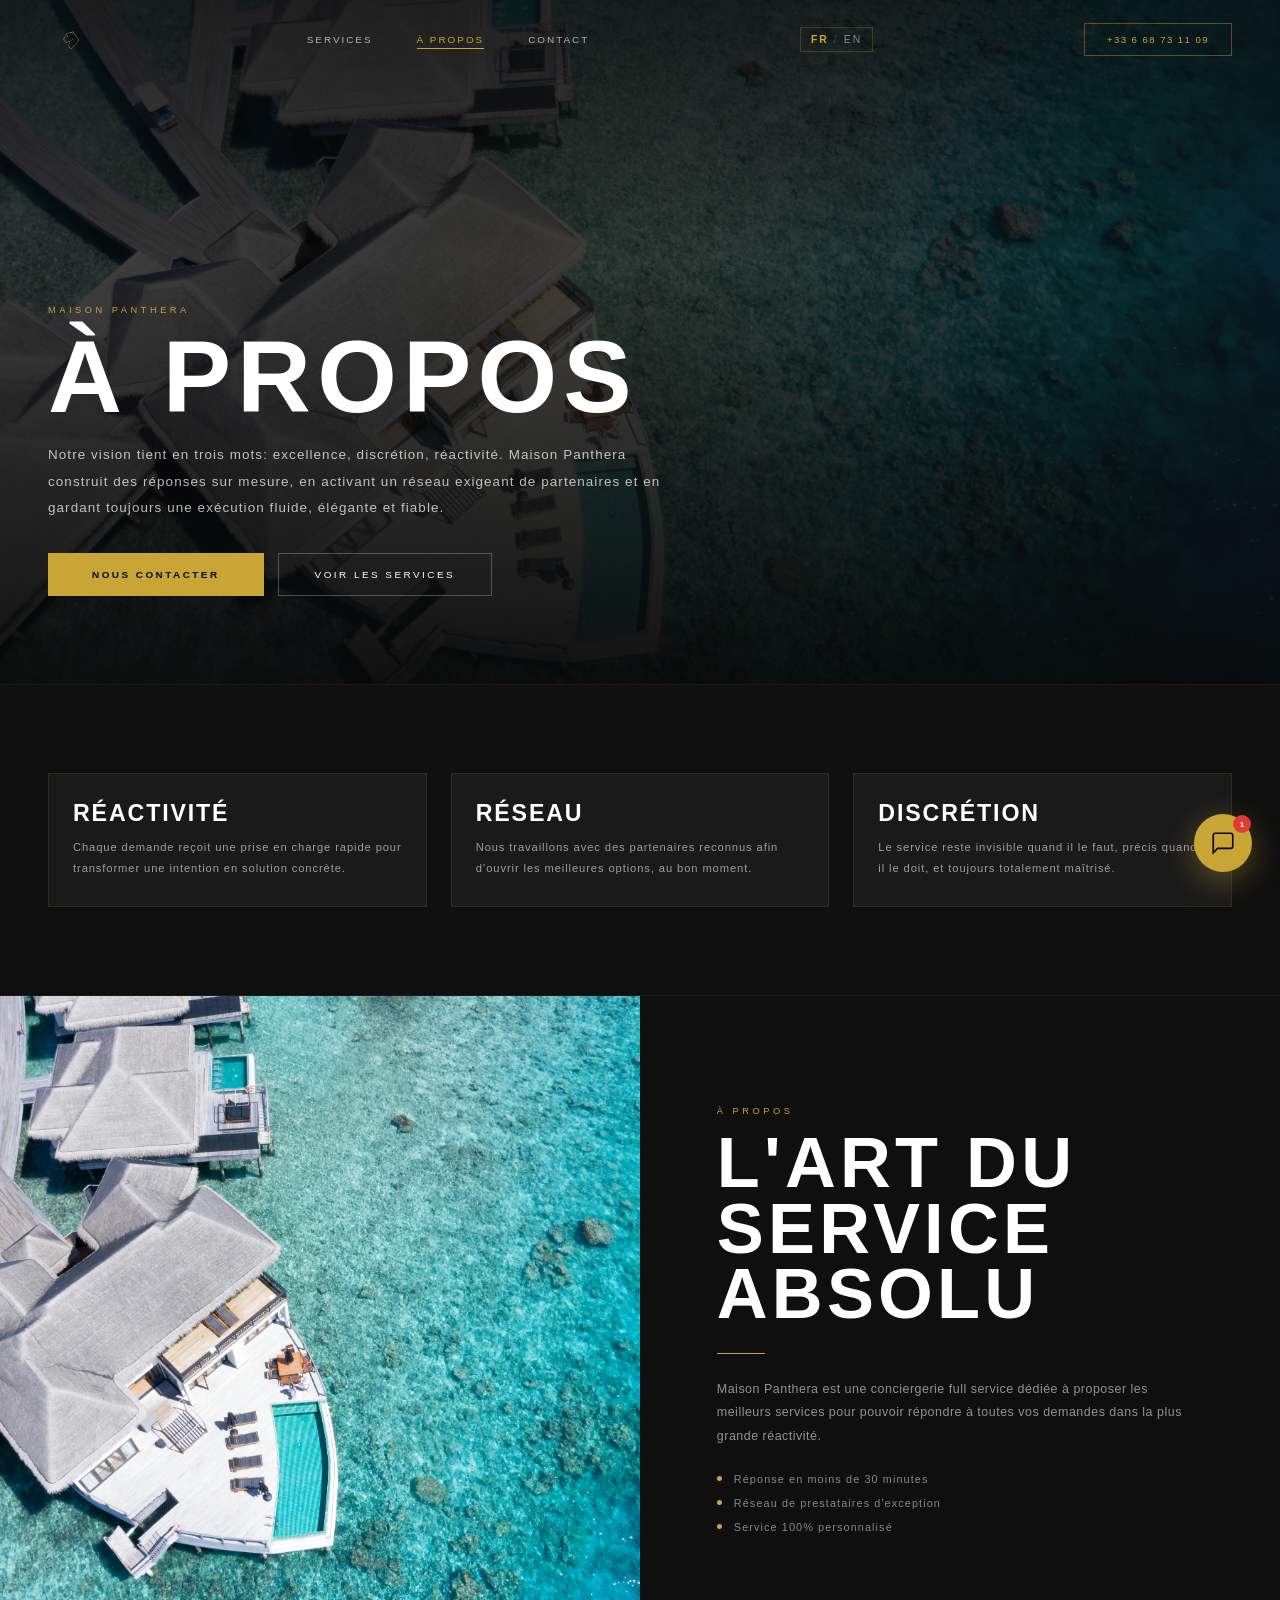
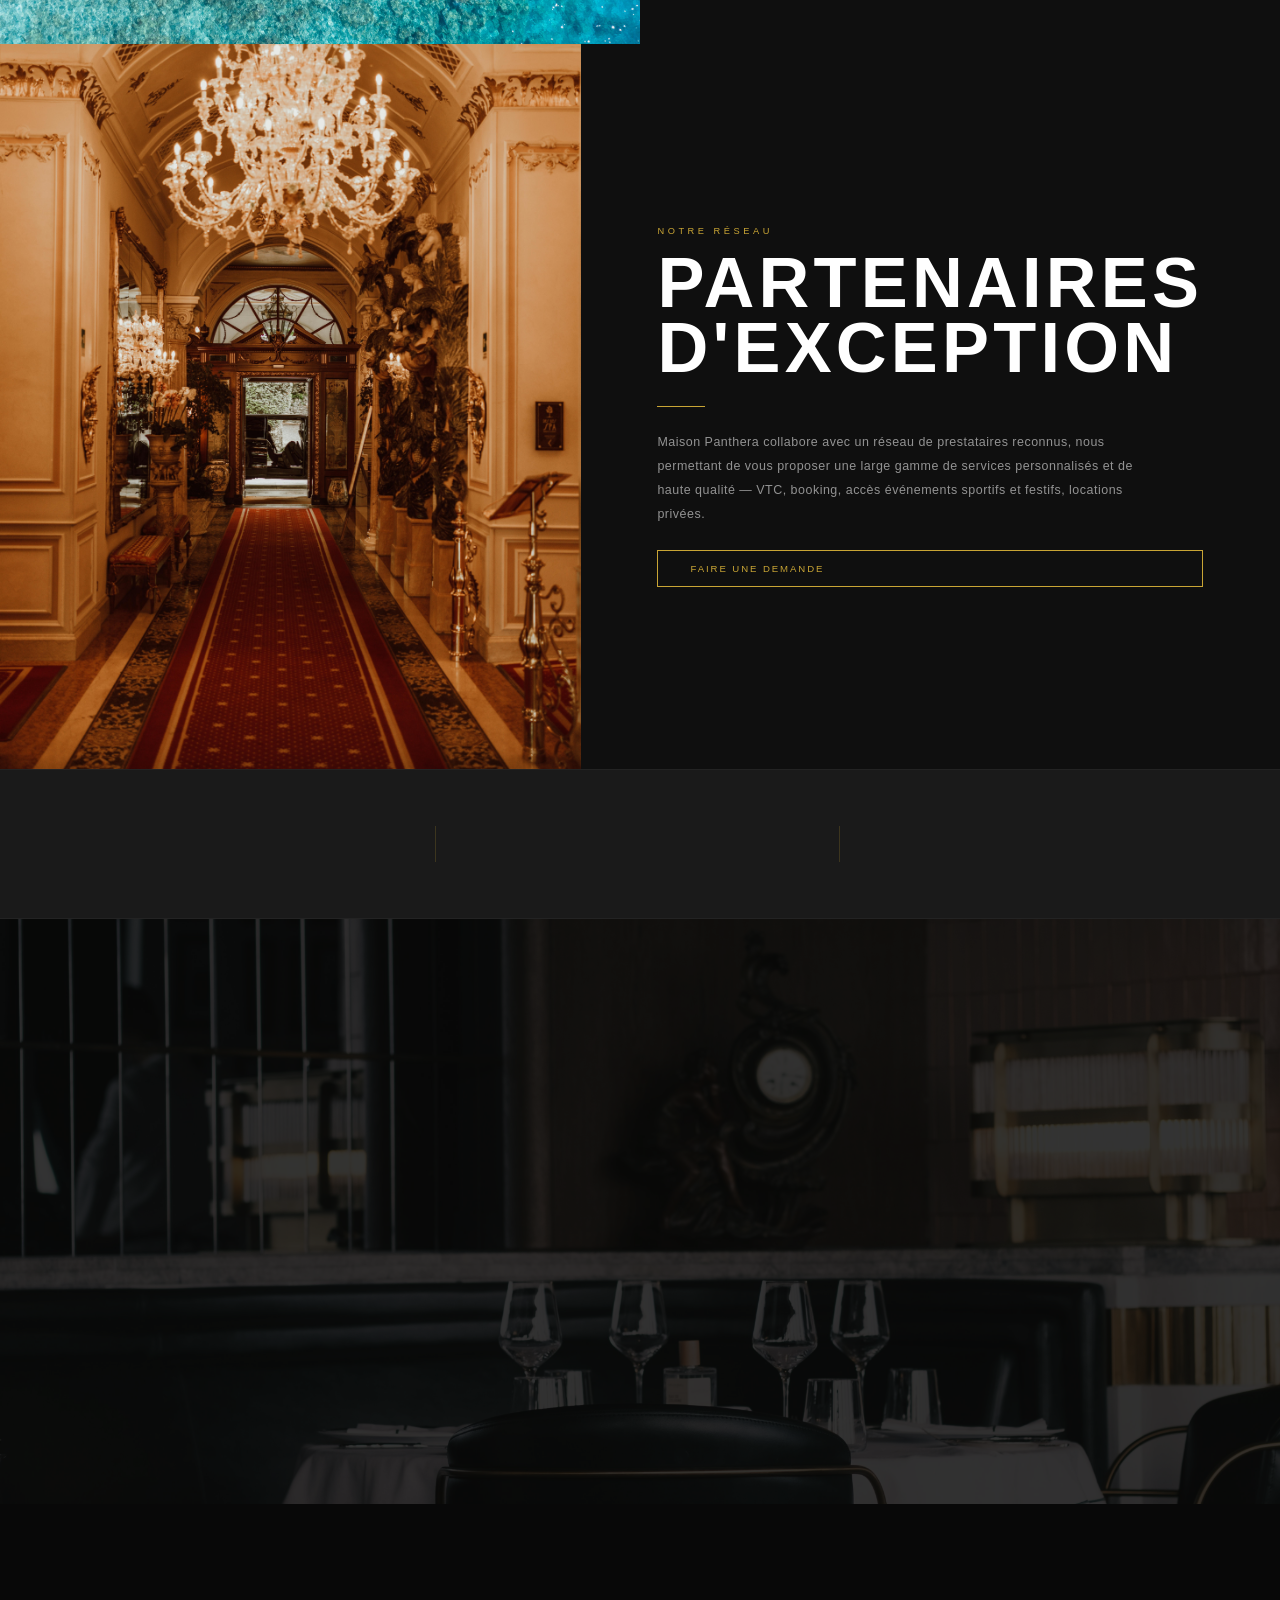
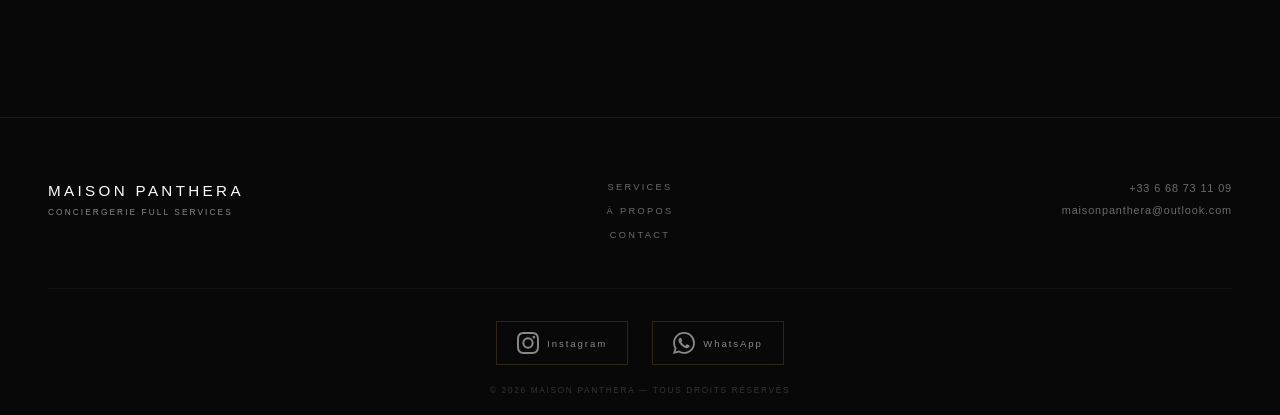
<file: about.html>
<!DOCTYPE html>
<html lang="fr">
<head>
  <meta charset="UTF-8">
  <meta name="viewport" content="width=device-width, initial-scale=1.0, viewport-fit=cover">
  <title>À propos — Maison Panthera</title>
  <meta name="description" content="Découvrez l'approche Maison Panthera, son réseau de partenaires et sa vision du service d'exception.">
  <meta name="theme-color" content="#080808">
  <meta name="apple-mobile-web-app-capable" content="yes">
  <meta name="apple-mobile-web-app-status-bar-style" content="black-translucent">
  <meta name="apple-mobile-web-app-title" content="Maison Panthera">
  <meta http-equiv="X-Content-Type-Options" content="nosniff">
  <meta http-equiv="X-Frame-Options" content="DENY">
  <meta http-equiv="Referrer-Policy" content="strict-origin-when-cross-origin">
  <meta http-equiv="Permissions-Policy" content="camera=(), microphone=(), geolocation=()">
  <meta http-equiv="Content-Security-Policy" content="default-src 'self'; base-uri 'self'; object-src 'none'; frame-ancestors 'none'; form-action 'self' https://formsubmit.co; style-src 'self' 'unsafe-inline' https://fonts.googleapis.com; font-src https://fonts.gstatic.com; img-src 'self' data: https:; script-src 'self' 'unsafe-inline'; connect-src 'self' https: http://localhost:*; upgrade-insecure-requests;">
  <link rel="manifest" href="manifest.json">
  <link rel="apple-touch-icon" href="images/logo-site.png">
  <meta property="og:title" content="À propos — Maison Panthera">
  <meta property="og:description" content="Une conciergerie pensée comme un service absolu: réseau, discrétion et réactivité.">
  <meta property="og:image" content="images/maldives.jpeg">
  <meta property="og:type" content="website">
  <link rel="preconnect" href="https://fonts.googleapis.com">
  <link rel="preconnect" href="https://fonts.gstatic.com" crossorigin>
  <link href="https://fonts.googleapis.com/css2?family=Bebas+Neue&family=Cormorant+Garant:ital,wght@0,300;0,400;0,500;1,300;1,400&family=Montserrat:wght@200;300;400;500;600&display=swap" rel="stylesheet">
  <link rel="icon" type="image/png" href="images/logo-site.png">
  <link rel="shortcut icon" href="images/logo-site.png">
  <link rel="preload" as="image" href="images/maldives.jpeg">
  <link rel="stylesheet" href="style.css?v=22">
</head>
<body class="is-entering">
  <div class="page-transition" aria-hidden="true"></div>

  <div id="preloader">
    <div class="preloader-inner">
      <img class="preloader-logo" src="images/logo-site.png" alt="Maison Panthera">
      <div class="preloader-bar"><div class="preloader-fill"></div></div>
      <p class="preloader-name">MAISON PANTHERA</p>
    </div>
  </div>

  <nav id="navbar">
    <a href="index.html" class="nav-logo" data-page-link>
      <img src="images/logo-site.png" alt="Logo Maison Panthera">
    </a>
    <div class="nav-links">
      <a href="services.html" class="nav-link" data-i18n="nav.services" data-page-link>SERVICES</a>
      <a href="about.html" class="nav-link is-active" data-i18n="nav.about" data-page-link>À PROPOS</a>
      <a href="contact.html" class="nav-link" data-i18n="nav.contact" data-page-link>CONTACT</a>
    </div>
    <button class="lang-toggle" id="langToggle" aria-label="Switch language">
      <span class="lang-btn active" data-lang="fr">FR</span>
      <span class="lang-sep">/</span>
      <span class="lang-btn" data-lang="en">EN</span>
    </button>
    <a href="tel:+33668731109" class="nav-cta">+33 6 68 73 11 09</a>
    <button class="nav-burger" id="burger" aria-label="Menu">
      <span></span><span></span>
    </button>
  </nav>

  <div class="mobile-menu" id="mobileMenu">
    <button class="mobile-close" id="mobileClose">✕</button>
    <a href="services.html" class="mobile-link" data-i18n="nav.services" data-page-link>SERVICES</a>
    <a href="about.html" class="mobile-link is-active" data-i18n="nav.about" data-page-link>À PROPOS</a>
    <a href="contact.html" class="mobile-link" data-i18n="nav.contact" data-page-link>CONTACT</a>
    <button class="lang-toggle lang-toggle--mobile" id="langToggleMobile" aria-label="Switch language">
      <span class="lang-btn active" data-lang="fr">FR</span>
      <span class="lang-sep">/</span>
      <span class="lang-btn" data-lang="en">EN</span>
    </button>
    <a href="tel:+33668731109" class="mobile-phone">+33 6 68 73 11 09</a>
  </div>

  <section class="page-hero page-hero--about">
    <div class="page-hero-bg"></div>
    <div class="page-hero-overlay"></div>
    <div class="page-hero-content reveal-up">
      <p class="label">MAISON PANTHERA</p>
      <h1 class="display-title-xl">À PROPOS</h1>
      <p class="page-hero-copy">
        Notre vision tient en trois mots: excellence, discrétion, réactivité. Maison Panthera construit des réponses
        sur mesure, en activant un réseau exigeant de partenaires et en gardant toujours une exécution fluide, élégante et fiable.
      </p>
      <div class="page-hero-actions">
        <a href="contact.html" class="btn-gold" data-page-link>NOUS CONTACTER</a>
        <a href="services.html" class="btn-outline" data-page-link>VOIR LES SERVICES</a>
      </div>
    </div>
  </section>

  <section class="page-summary">
    <div class="page-summary-inner">
      <article class="page-summary-card reveal-up" style="--d:0ms">
        <h3>RÉACTIVITÉ</h3>
        <p>Chaque demande reçoit une prise en charge rapide pour transformer une intention en solution concrète.</p>
      </article>
      <article class="page-summary-card reveal-up" style="--d:80ms">
        <h3>RÉSEAU</h3>
        <p>Nous travaillons avec des partenaires reconnus afin d’ouvrir les meilleures options, au bon moment.</p>
      </article>
      <article class="page-summary-card reveal-up" style="--d:160ms">
        <h3>DISCRÉTION</h3>
        <p>Le service reste invisible quand il le faut, précis quand il le doit, et toujours totalement maîtrisé.</p>
      </article>
    </div>
  </section>

  <main class="page-main">
    <section id="about">
      <div class="about-block">
        <div class="about-media reveal-left">
          <img src="images/maldives.jpeg" alt="Maison Panthera — Service prestige" loading="lazy">
        </div>
        <div class="about-body reveal-right">
          <p class="label" data-i18n="about1.label">À PROPOS</p>
          <h2 class="display-title" data-i18n="about1.title">L'ART DU<br>SERVICE<br>ABSOLU</h2>
          <div class="gold-rule"></div>
          <p class="body-text" data-i18n="about1.body">
            Maison Panthera est une conciergerie full service dédiée à proposer les meilleurs services pour pouvoir répondre à toutes vos demandes dans la plus grande réactivité.
          </p>
          <div class="about-feature-list">
            <div class="about-feature"><span class="feat-dot"></span><span data-i18n="about1.feat1">Réponse en moins de 30 minutes</span></div>
            <div class="about-feature"><span class="feat-dot"></span><span data-i18n="about1.feat2">Réseau de prestataires d'exception</span></div>
            <div class="about-feature"><span class="feat-dot"></span><span data-i18n="about1.feat3">Service 100% personnalisé</span></div>
          </div>
        </div>
      </div>

      <div class="about-block about-block--reverse">
        <div class="about-body reveal-left">
          <p class="label" data-i18n="about2.label">NOTRE RÉSEAU</p>
          <h2 class="display-title" data-i18n="about2.title">PARTENAIRES<br>D'EXCEPTION</h2>
          <div class="gold-rule"></div>
          <p class="body-text" data-i18n="about2.body">
            Maison Panthera collabore avec un réseau de prestataires reconnus, nous permettant de vous proposer une large gamme de services personnalisés et de haute qualité — VTC, booking, accès événements sportifs et festifs, locations privées.
          </p>
          <a href="contact.html" class="btn-gold-sm" data-i18n="about2.cta" data-page-link>FAIRE UNE DEMANDE</a>
        </div>
        <div class="about-media reveal-right">
          <img src="images/corridor.jpeg" alt="Maison Panthera — Partenaires" loading="lazy">
        </div>
      </div>
    </section>

    <section class="values-band">
      <div class="values-inner">
        <div class="value-item reveal-up">
          <span class="value-num">01</span>
          <span class="value-name" data-i18n="values.discretion">DISCRÉTION</span>
        </div>
        <div class="value-rule"></div>
        <div class="value-item reveal-up" style="--d:80ms">
          <span class="value-num">02</span>
          <span class="value-name" data-i18n="values.reactivity">RÉACTIVITÉ</span>
        </div>
        <div class="value-rule"></div>
        <div class="value-item reveal-up" style="--d:160ms">
          <span class="value-num">03</span>
          <span class="value-name" data-i18n="values.bespoke">SUR MESURE</span>
        </div>
      </div>
    </section>

    <div class="quote-section">
      <div class="quote-bg" style="background-image:url('images/finedining.jpeg')"></div>
      <div class="quote-overlay"></div>
      <div class="quote-inner reveal-up">
        <div class="quote-logo">
          <img src="images/logo-site.png" alt="">
        </div>
        <p class="quote-text" data-i18n="quote.text">Chaque détail est une promesse.<br>Chaque service, une expérience inoubliable.</p>
        <p class="quote-author">— MAISON PANTHERA</p>
        <a href="contact.html" class="btn-gold" data-page-link>ÉCHANGER AVEC NOUS</a>
      </div>
    </div>

    <section class="page-cta-band">
      <div class="page-cta-panel reveal-up">
        <p>Maison Panthera ne vend pas seulement des accès ou des réservations. Nous composons un niveau de service, une cadence d’exécution et une discrétion qui transforment chaque demande en expérience parfaitement tenue.</p>
        <a href="contact.html" class="btn-gold" data-page-link>FORMULER UNE DEMANDE</a>
      </div>
    </section>
  </main>

  <footer id="footer">
    <div class="footer-inner">
      <div class="footer-brand">
        <p class="footer-name">MAISON PANTHERA</p>
        <p class="footer-tag" data-i18n="footer.tag">CONCIERGERIE FULL SERVICES</p>
      </div>
      <nav class="footer-nav">
        <a href="services.html" data-page-link>SERVICES</a>
        <a href="about.html" data-i18n="nav.about" data-page-link>À PROPOS</a>
        <a href="contact.html" data-i18n="nav.contact" data-page-link>CONTACT</a>
      </nav>
      <div class="footer-contact">
        <a href="tel:+33668731109">+33 6 68 73 11 09</a>
        <a href="mailto:maisonpanthera@outlook.com">maisonpanthera@outlook.com</a>
      </div>
    </div>
    <div class="footer-bottom">
      <div class="footer-social">
        <a href="https://www.instagram.com/maisonpanthera.eu/" target="_blank" rel="noopener noreferrer" aria-label="Instagram">
          <svg viewBox="0 0 24 24" fill="currentColor" width="22" height="22"><path d="M12 2.163c3.204 0 3.584.012 4.85.07 3.252.148 4.771 1.691 4.919 4.919.058 1.265.069 1.645.069 4.849 0 3.205-.012 3.584-.069 4.849-.149 3.225-1.664 4.771-4.919 4.919-1.266.058-1.644.07-4.85.07-3.204 0-3.584-.012-4.849-.07-3.26-.149-4.771-1.699-4.919-4.92-.058-1.265-.07-1.644-.07-4.849 0-3.204.013-3.583.07-4.849.149-3.227 1.664-4.771 4.919-4.919 1.266-.057 1.645-.069 4.849-.069zM12 0C8.741 0 8.333.014 7.053.072 2.695.272.273 2.69.073 7.052.014 8.333 0 8.741 0 12c0 3.259.014 3.668.072 4.948.2 4.358 2.618 6.78 6.98 6.98C8.333 23.986 8.741 24 12 24c3.259 0 3.668-.014 4.948-.072 4.354-.2 6.782-2.618 6.979-6.98.059-1.28.073-1.689.073-4.948 0-3.259-.014-3.667-.072-4.947-.196-4.354-2.617-6.78-6.979-6.98C15.668.014 15.259 0 12 0zm0 5.838a6.162 6.162 0 100 12.324 6.162 6.162 0 000-12.324zM12 16a4 4 0 110-8 4 4 0 010 8zm6.406-11.845a1.44 1.44 0 100 2.881 1.44 1.44 0 000-2.881z"/></svg>
          <span>Instagram</span>
        </a>
        <a href="https://wa.me/33668731109" target="_blank" rel="noopener noreferrer" aria-label="WhatsApp">
          <svg viewBox="0 0 24 24" fill="currentColor" width="22" height="22"><path d="M17.472 14.382c-.297-.149-1.758-.867-2.03-.967-.273-.099-.471-.148-.67.15-.197.297-.767.966-.94 1.164-.173.199-.347.223-.644.075-.297-.15-1.255-.463-2.39-1.475-.883-.788-1.48-1.761-1.653-2.059-.173-.297-.018-.458.13-.606.134-.133.298-.347.446-.52.149-.174.198-.298.298-.497.099-.198.05-.371-.025-.52-.075-.149-.669-1.612-.916-2.207-.242-.579-.487-.5-.669-.51-.173-.008-.371-.01-.57-.01-.198 0-.52.074-.792.372-.272.297-1.04 1.016-1.04 2.479 0 1.462 1.065 2.875 1.213 3.074.149.198 2.096 3.2 5.077 4.487.709.306 1.262.489 1.694.625.712.227 1.36.195 1.871.118.571-.085 1.758-.719 2.006-1.413.248-.694.248-1.289.173-1.413-.074-.124-.272-.198-.57-.347m-5.421 7.403h-.004a9.87 9.87 0 01-5.031-1.378l-.361-.214-3.741.982.998-3.648-.235-.374a9.86 9.86 0 01-1.51-5.26c.001-5.45 4.436-9.884 9.888-9.884 2.64 0 5.122 1.03 6.988 2.898a9.825 9.825 0 012.893 6.994c-.003 5.45-4.437 9.884-9.885 9.884m8.413-18.297A11.815 11.815 0 0012.05 0C5.495 0 .16 5.335.157 11.892c0 2.096.547 4.142 1.588 5.945L.057 24l6.305-1.654a11.882 11.882 0 005.683 1.448h.005c6.554 0 11.89-5.335 11.893-11.893a11.821 11.821 0 00-3.48-8.413z"/></svg>
          <span>WhatsApp</span>
        </a>
      </div>
      <p data-i18n="footer.copy">© 2026 MAISON PANTHERA — TOUS DROITS RÉSERVÉS</p>
    </div>
  </footer>

  <button class="scroll-top" id="scrollTop" aria-label="Retour en haut">
    <svg viewBox="0 0 24 24" fill="none" stroke="currentColor" stroke-width="1.5" width="20" height="20"><path d="M12 19V5M5 12l7-7 7 7" stroke-linecap="round" stroke-linejoin="round"/></svg>
  </button>

  <div class="chat-widget" id="chatWidget">
    <div class="chat-panel" id="chatPanel">
      <div class="chat-header">
        <img src="images/logo-site.png" alt="">
        <div class="chat-header-info">
          <p>MAISON PANTHERA</p>
          <span><i class="chat-dot"></i> <span data-i18n="chat.available">Disponible maintenant</span></span>
        </div>
        <button class="chat-close-btn" id="chatClose">✕</button>
      </div>
      <div class="chat-body">
        <div class="chat-bubble bot">
          <p data-i18n="chat.hello">Bonjour 👋 Comment puis-je vous aider ?</p>
        </div>
        <div class="chat-options">
          <a href="https://wa.me/33668731109?text=Bonjour,%20je%20souhaite%20réserver%20un%20VTC." target="_blank" rel="noopener" class="chat-opt">🚗 Réserver un VTC</a>
          <a href="https://wa.me/33668731109?text=Bonjour,%20je%20souhaite%20louer%20un%20jet%20privé." target="_blank" rel="noopener" class="chat-opt">✈️ Private Jet</a>
          <a href="https://wa.me/33668731109?text=Bonjour,%20je%20souhaite%20louer%20un%20yacht." target="_blank" rel="noopener" class="chat-opt">🛥 Yacht</a>
          <a href="https://wa.me/33668731109?text=Bonjour,%20je%20cherche%20un%20personal%20shopper." target="_blank" rel="noopener" class="chat-opt">🛍 Personal Shopper</a>
          <a href="https://wa.me/33668731109?text=Bonjour,%20je%20souhaite%20une%20réservation%20VIP." target="_blank" rel="noopener" class="chat-opt">⭐ Booking VIP</a>
          <a href="contact.html" class="chat-opt chat-opt-form" data-page-link>📋 Formulaire de contact</a>
        </div>
      </div>
      <div class="chat-footer-bar">
        <a href="https://wa.me/33668731109" target="_blank" rel="noopener" class="chat-wa-btn">
          <svg viewBox="0 0 24 24" fill="currentColor" width="16" height="16"><path d="M17.472 14.382c-.297-.149-1.758-.867-2.03-.967-.273-.099-.471-.148-.67.15-.197.297-.767.966-.94 1.164-.173.199-.347.223-.644.075-.297-.15-1.255-.463-2.39-1.475-.883-.788-1.48-1.761-1.653-2.059-.173-.297-.018-.458.13-.606.134-.133.298-.347.446-.52.149-.174.198-.298.298-.497.099-.198.05-.371-.025-.52-.075-.149-.669-1.612-.916-2.207-.242-.579-.487-.5-.669-.51-.173-.008-.371-.01-.57-.01-.198 0-.52.074-.792.372-.272.297-1.04 1.016-1.04 2.479 0 1.462 1.065 2.875 1.213 3.074.149.198 2.096 3.2 5.077 4.487.709.306 1.262.489 1.694.625.712.227 1.36.195 1.871.118.571-.085 1.758-.719 2.006-1.413.248-.694.248-1.289.173-1.413-.074-.124-.272-.198-.57-.347m-5.421 7.403h-.004a9.87 9.87 0 01-5.031-1.378l-.361-.214-3.741.982.998-3.648-.235-.374a9.86 9.86 0 01-1.51-5.26c.001-5.45 4.436-9.884 9.888-9.884 2.64 0 5.122 1.03 6.988 2.898a9.825 9.825 0 012.893 6.994c-.003 5.45-4.437 9.884-9.885 9.884m8.413-18.297A11.815 11.815 0 0012.05 0C5.495 0 .16 5.335.157 11.892c0 2.096.547 4.142 1.588 5.945L.057 24l6.305-1.654a11.882 11.882 0 005.683 1.448h.005c6.554 0 11.89-5.335 11.893-11.893a11.821 11.821 0 00-3.48-8.413z"/></svg>
          Écrire sur WhatsApp
        </a>
      </div>
    </div>
    <button class="chat-toggle" id="chatToggle" aria-label="Ouvrir le chat">
      <svg class="chat-ico-open" viewBox="0 0 24 24" fill="none" stroke="currentColor" stroke-width="1.5" width="26" height="26"><path d="M21 15a2 2 0 01-2 2H7l-4 4V5a2 2 0 012-2h14a2 2 0 012 2z"/></svg>
      <svg class="chat-ico-close" viewBox="0 0 24 24" fill="none" stroke="currentColor" stroke-width="1.5" width="24" height="24" style="display:none"><path d="M18 6L6 18M6 6l12 12"/></svg>
      <span class="chat-badge">1</span>
    </button>
  </div>

  <script src="site-config.js"></script>
  <script src="script.js?v=16"></script>
</body>
</html>
</file>
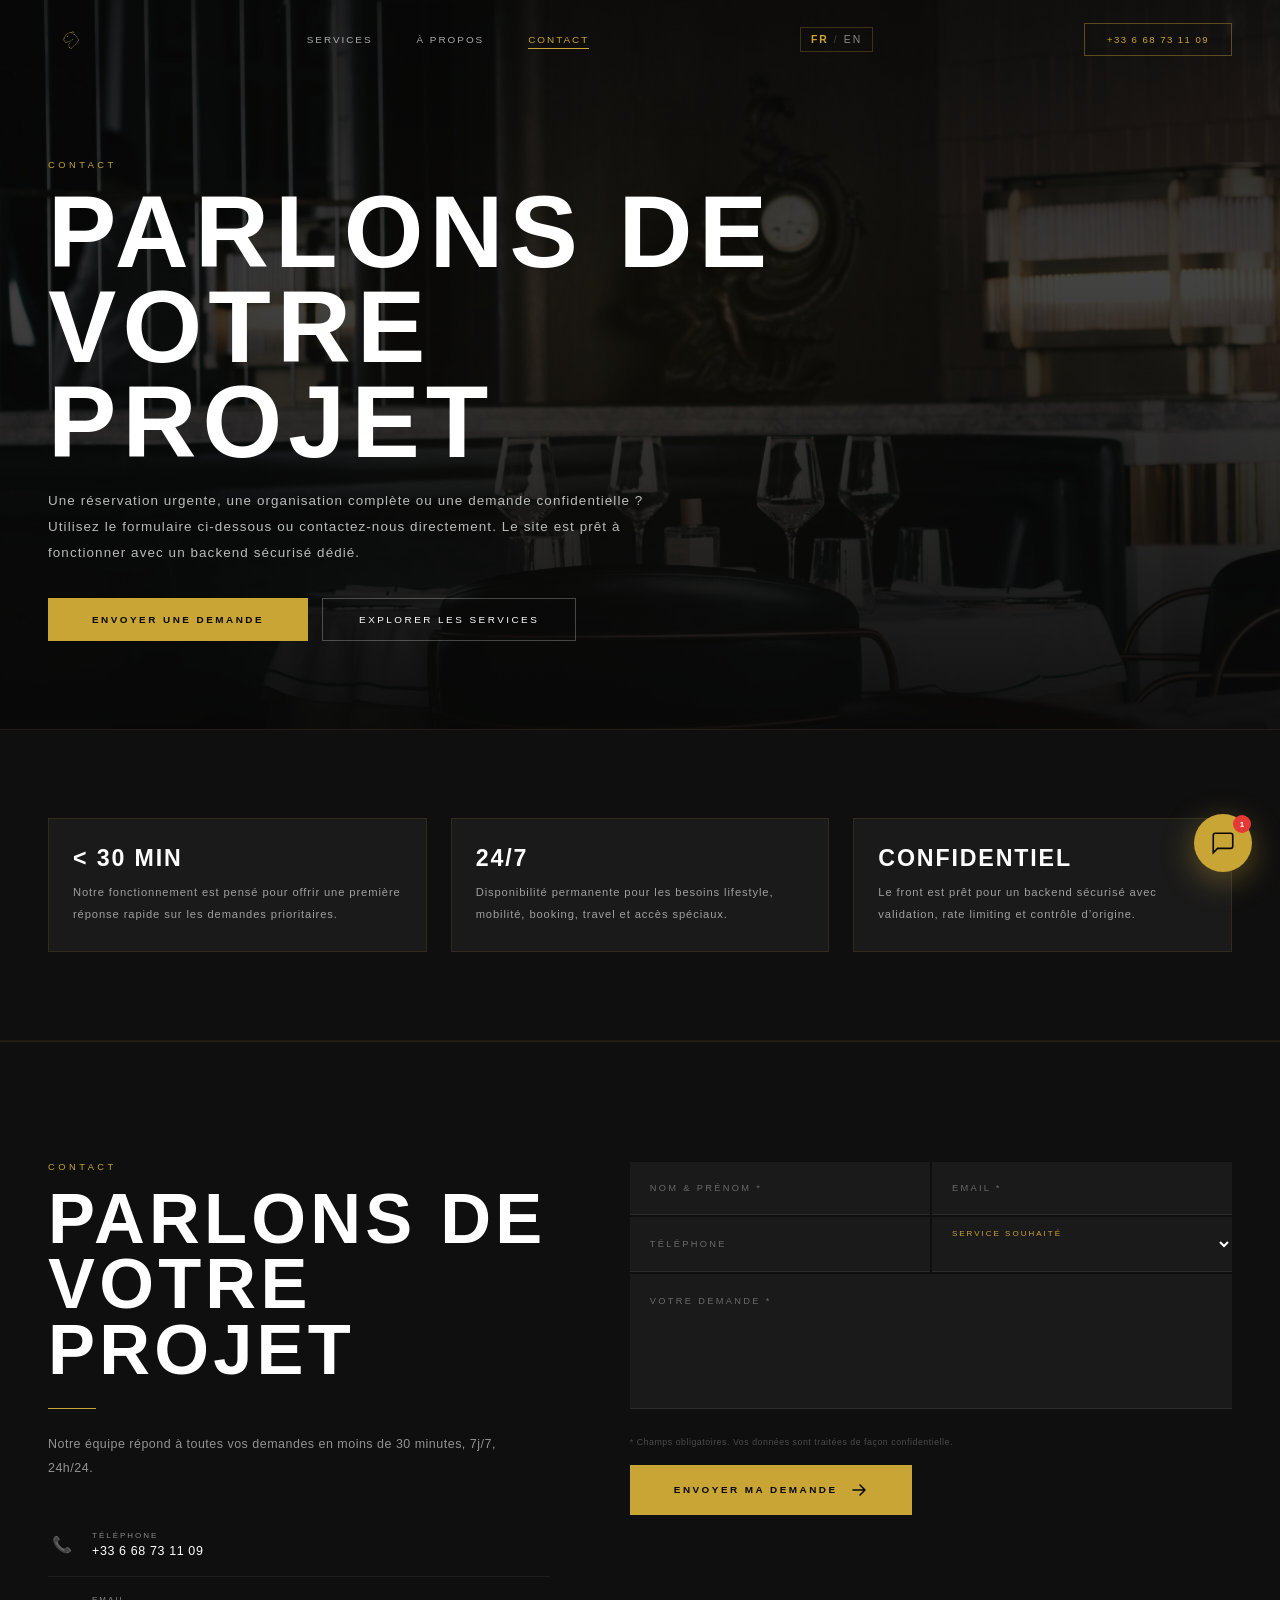
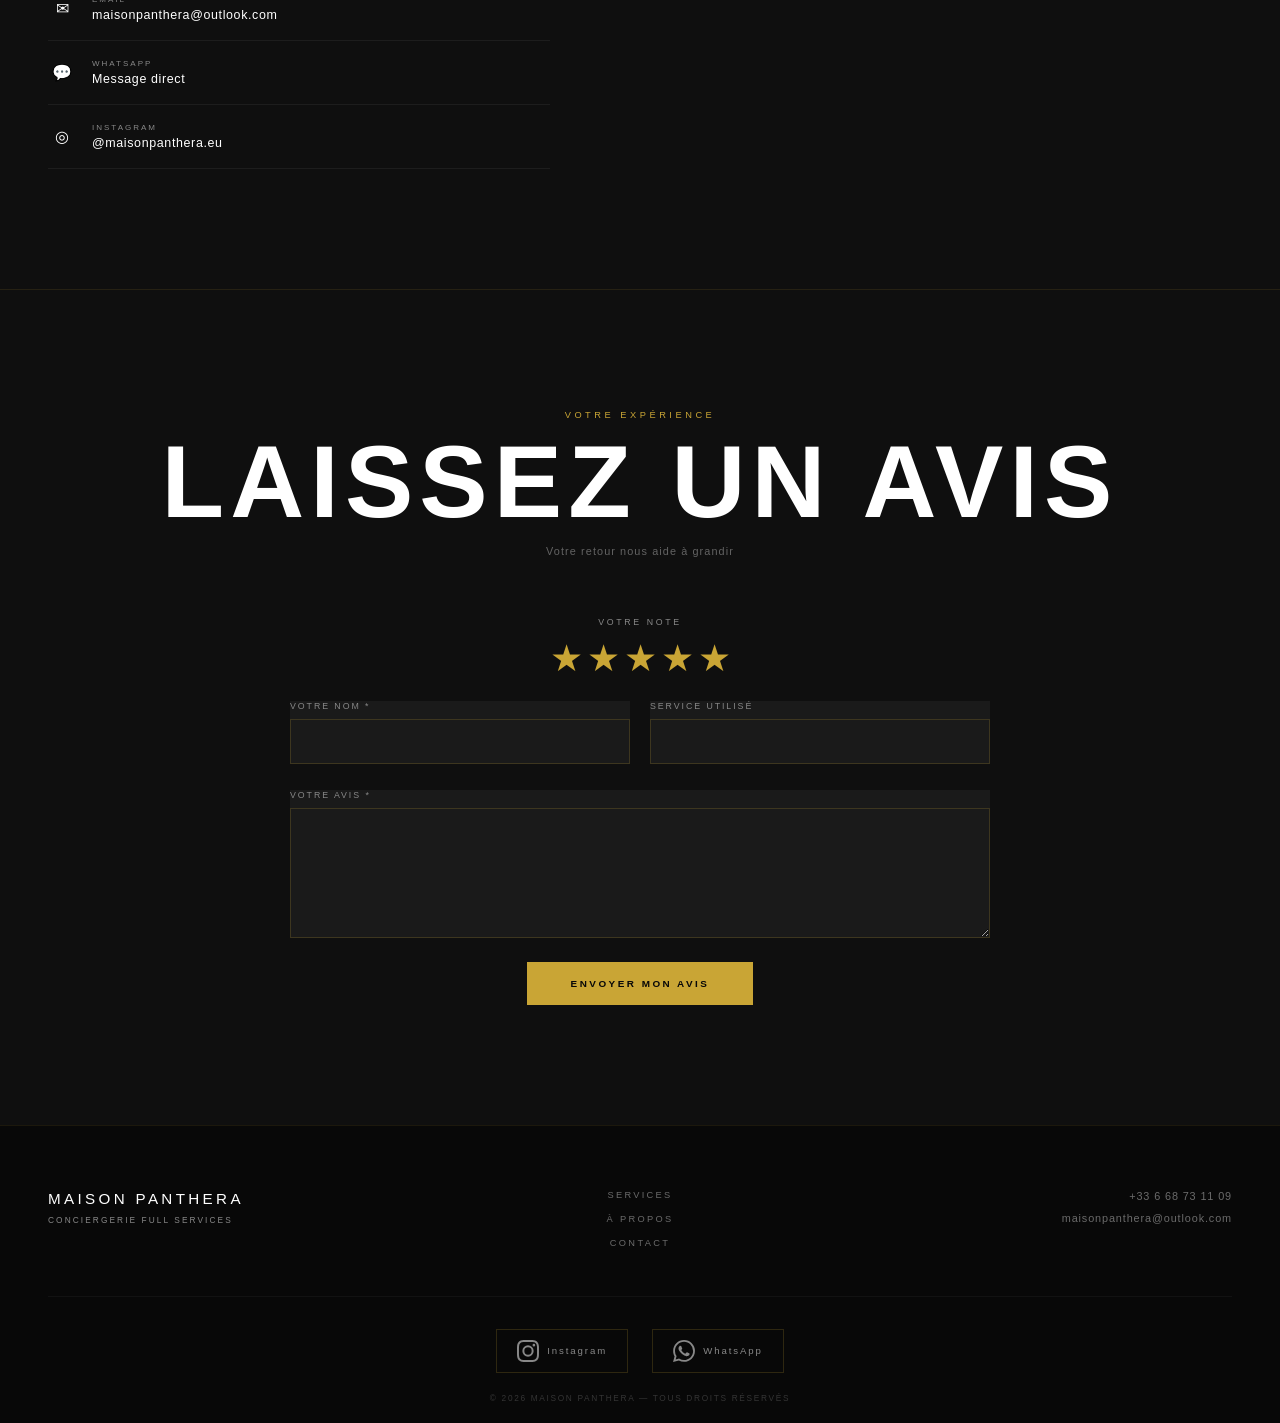
<file: contact.html>
<!DOCTYPE html>
<html lang="fr">
<head>
  <meta charset="UTF-8">
  <meta name="viewport" content="width=device-width, initial-scale=1.0, viewport-fit=cover">
  <title>Contact — Maison Panthera</title>
  <meta name="description" content="Contactez Maison Panthera pour une demande sur mesure. Réponse rapide, service confidentiel, disponibilité 24/7.">
  <meta name="theme-color" content="#080808">
  <meta name="apple-mobile-web-app-capable" content="yes">
  <meta name="apple-mobile-web-app-status-bar-style" content="black-translucent">
  <meta name="apple-mobile-web-app-title" content="Maison Panthera">
  <meta http-equiv="X-Content-Type-Options" content="nosniff">
  <meta http-equiv="X-Frame-Options" content="DENY">
  <meta http-equiv="Referrer-Policy" content="strict-origin-when-cross-origin">
  <meta http-equiv="Permissions-Policy" content="camera=(), microphone=(), geolocation=()">
  <meta http-equiv="Content-Security-Policy" content="default-src 'self'; base-uri 'self'; object-src 'none'; frame-ancestors 'none'; form-action 'self' https://formsubmit.co; style-src 'self' 'unsafe-inline' https://fonts.googleapis.com; font-src https://fonts.gstatic.com; img-src 'self' data: https:; script-src 'self' 'unsafe-inline'; connect-src 'self' https: http://localhost:*; upgrade-insecure-requests;">
  <link rel="manifest" href="manifest.json">
  <link rel="apple-touch-icon" href="images/logo-site.png">
  <meta property="og:title" content="Contact — Maison Panthera">
  <meta property="og:description" content="Parlez-nous de votre demande. Maison Panthera répond rapidement et avec discrétion.">
  <meta property="og:image" content="images/finedining.jpeg">
  <meta property="og:type" content="website">
  <link rel="preconnect" href="https://fonts.googleapis.com">
  <link rel="preconnect" href="https://fonts.gstatic.com" crossorigin>
  <link href="https://fonts.googleapis.com/css2?family=Bebas+Neue&family=Cormorant+Garant:ital,wght@0,300;0,400;0,500;1,300;1,400&family=Montserrat:wght@200;300;400;500;600&display=swap" rel="stylesheet">
  <link rel="icon" type="image/png" href="images/logo-site.png">
  <link rel="shortcut icon" href="images/logo-site.png">
  <link rel="preload" as="image" href="images/finedining.jpeg">
  <link rel="stylesheet" href="style.css?v=22">
</head>
<body class="is-entering">
  <div class="page-transition" aria-hidden="true"></div>

  <div id="preloader">
    <div class="preloader-inner">
      <img class="preloader-logo" src="images/logo-site.png" alt="Maison Panthera">
      <div class="preloader-bar"><div class="preloader-fill"></div></div>
      <p class="preloader-name">MAISON PANTHERA</p>
    </div>
  </div>

  <nav id="navbar">
    <a href="index.html" class="nav-logo" data-page-link>
      <img src="images/logo-site.png" alt="Logo Maison Panthera">
    </a>
    <div class="nav-links">
      <a href="services.html" class="nav-link" data-i18n="nav.services" data-page-link>SERVICES</a>
      <a href="about.html" class="nav-link" data-i18n="nav.about" data-page-link>À PROPOS</a>
      <a href="contact.html" class="nav-link is-active" data-i18n="nav.contact" data-page-link>CONTACT</a>
    </div>
    <button class="lang-toggle" id="langToggle" aria-label="Switch language">
      <span class="lang-btn active" data-lang="fr">FR</span>
      <span class="lang-sep">/</span>
      <span class="lang-btn" data-lang="en">EN</span>
    </button>
    <a href="tel:+33668731109" class="nav-cta">+33 6 68 73 11 09</a>
    <button class="nav-burger" id="burger" aria-label="Menu">
      <span></span><span></span>
    </button>
  </nav>

  <div class="mobile-menu" id="mobileMenu">
    <button class="mobile-close" id="mobileClose">✕</button>
    <a href="services.html" class="mobile-link" data-i18n="nav.services" data-page-link>SERVICES</a>
    <a href="about.html" class="mobile-link" data-i18n="nav.about" data-page-link>À PROPOS</a>
    <a href="contact.html" class="mobile-link is-active" data-i18n="nav.contact" data-page-link>CONTACT</a>
    <button class="lang-toggle lang-toggle--mobile" id="langToggleMobile" aria-label="Switch language">
      <span class="lang-btn active" data-lang="fr">FR</span>
      <span class="lang-sep">/</span>
      <span class="lang-btn" data-lang="en">EN</span>
    </button>
    <a href="tel:+33668731109" class="mobile-phone">+33 6 68 73 11 09</a>
  </div>

  <section class="page-hero page-hero--contact">
    <div class="page-hero-bg"></div>
    <div class="page-hero-overlay"></div>
    <div class="page-hero-content reveal-up">
      <p class="label">CONTACT</p>
      <h1 class="display-title-xl">PARLONS DE<br>VOTRE PROJET</h1>
      <p class="page-hero-copy">
        Une réservation urgente, une organisation complète ou une demande confidentielle ? Utilisez le formulaire
        ci-dessous ou contactez-nous directement. Le site est prêt à fonctionner avec un backend sécurisé dédié.
      </p>
      <div class="page-hero-actions">
        <a href="#formulaire" class="btn-gold">ENVOYER UNE DEMANDE</a>
        <a href="services.html" class="btn-outline" data-page-link>EXPLORER LES SERVICES</a>
      </div>
    </div>
  </section>

  <section class="page-summary">
    <div class="page-summary-inner">
      <article class="page-summary-card reveal-up" style="--d:0ms">
        <h3>&lt; 30 MIN</h3>
        <p>Notre fonctionnement est pensé pour offrir une première réponse rapide sur les demandes prioritaires.</p>
      </article>
      <article class="page-summary-card reveal-up" style="--d:80ms">
        <h3>24/7</h3>
        <p>Disponibilité permanente pour les besoins lifestyle, mobilité, booking, travel et accès spéciaux.</p>
      </article>
      <article class="page-summary-card reveal-up" style="--d:160ms">
        <h3>CONFIDENTIEL</h3>
        <p>Le front est prêt pour un backend sécurisé avec validation, rate limiting et contrôle d’origine.</p>
      </article>
    </div>
  </section>

  <main class="page-main">
    <section id="formulaire">
      <div class="form-section-inner">
        <div class="form-left reveal-left">
          <p class="label">CONTACT</p>
          <h2 class="display-title" data-i18n="form.title">PARLONS DE<br>VOTRE<br>PROJET</h2>
          <div class="gold-rule"></div>
          <p class="body-text" data-i18n="form.body">Notre équipe répond à toutes vos demandes en moins de 30 minutes, 7j/7, 24h/24.</p>
          <div class="contact-direct">
            <a href="tel:+33668731109" class="contact-direct-item">
              <span class="cd-icon">📞</span>
              <div>
                <p class="cd-label" data-i18n="form.phone">TÉLÉPHONE</p>
                <p class="cd-val">+33 6 68 73 11 09</p>
              </div>
            </a>
            <a href="mailto:maisonpanthera@outlook.com" class="contact-direct-item">
              <span class="cd-icon">✉</span>
              <div>
                <p class="cd-label">EMAIL</p>
                <p class="cd-val">maisonpanthera@outlook.com</p>
              </div>
            </a>
            <a href="https://wa.me/33668731109?text=Bonjour%20Maison%20Panthera%2C%20je%20souhaite%20avoir%20des%20informations%20sur%20vos%20services." target="_blank" rel="noopener noreferrer" class="contact-direct-item">
              <span class="cd-icon">💬</span>
              <div>
                <p class="cd-label">WHATSAPP</p>
                <p class="cd-val" data-i18n="form.waDirect">Message direct</p>
              </div>
            </a>
            <a href="https://www.instagram.com/maisonpanthera.eu/" target="_blank" rel="noopener noreferrer" class="contact-direct-item">
              <span class="cd-icon">◎</span>
              <div>
                <p class="cd-label">INSTAGRAM</p>
                <p class="cd-val">@maisonpanthera.eu</p>
              </div>
            </a>
          </div>
        </div>

        <div class="form-right reveal-right">
          <form id="contactForm" action="https://formsubmit.co/maisonpanthera@outlook.com" method="POST" novalidate>
            <input type="hidden" name="_subject" value="Nouvelle demande — Maison Panthera">
            <input type="hidden" name="_template" value="table">
            <input type="hidden" name="_captcha" value="false">
            <input type="hidden" name="_next" value="./#formulaire">
            <input type="text" name="_honey" style="display:none" tabindex="-1" autocomplete="off">

            <div class="form-row">
              <div class="form-group">
                <input type="text" name="nom" id="fNom" placeholder=" " required autocomplete="name" maxlength="120">
                <label for="fNom" data-i18n="form.name">NOM &amp; PRÉNOM *</label>
              </div>
              <div class="form-group">
                <input type="email" name="email" id="fEmail" placeholder=" " required autocomplete="email" maxlength="160">
                <label for="fEmail">EMAIL *</label>
              </div>
            </div>

            <div class="form-row">
              <div class="form-group">
                <input type="tel" name="telephone" id="fTel" placeholder=" " autocomplete="tel" maxlength="40">
                <label for="fTel" data-i18n="form.phoneLabel">TÉLÉPHONE</label>
              </div>
              <div class="form-group select-group">
                <select name="service" id="fService">
                  <option value="" disabled selected></option>
                  <option>VTC</option>
                  <option>Personal Shopper</option>
                  <option>Car Rental</option>
                  <option>Booking (Restaurant / Hôtel)</option>
                  <option>Match / Concert Access</option>
                  <option>Nightlife Access</option>
                  <option>Private Jet</option>
                  <option>Yacht</option>
                  <option data-i18n="form.other">Autre</option>
                </select>
                <label for="fService" data-i18n="form.service">SERVICE SOUHAITÉ</label>
              </div>
            </div>

            <div class="form-group full">
              <textarea name="message" id="fMessage" placeholder=" " rows="4" required maxlength="2000"></textarea>
              <label for="fMessage" data-i18n="form.message">VOTRE DEMANDE *</label>
            </div>

            <div class="form-footer">
              <p class="form-mention" data-i18n="form.mention">* Champs obligatoires. Vos données sont traitées de façon confidentielle.</p>
              <button type="submit" class="btn-gold form-submit" id="formBtn">
                <span class="btn-text" data-i18n="form.submit">ENVOYER MA DEMANDE</span>
                <span class="btn-loader" style="display:none">⟳</span>
                <svg width="18" height="18" viewBox="0 0 18 18" fill="none"><path d="M3 9H15M15 9L10 4M15 9L10 14" stroke="currentColor" stroke-width="1.5" stroke-linecap="round"/></svg>
              </button>
            </div>

            <div class="form-success" id="formSuccess" style="display:none">
              <p data-i18n="form.success">✓ Message envoyé — Nous vous répondons sous 30 minutes.</p>
            </div>
            <div class="form-error" id="formError" style="display:none">
              <p data-i18n="form.error">Une erreur est survenue. Contactez-nous directement au +33 6 68 73 11 09.</p>
            </div>
          </form>
        </div>
      </div>
    </section>

    <section id="avis" class="reviews-section">
      <div class="section-head reveal-up">
        <p class="label" data-i18n="reviews.label">VOTRE EXPÉRIENCE</p>
        <h2 class="display-title-xl" data-i18n="reviews.title">LAISSEZ UN AVIS</h2>
        <p class="section-sub" data-i18n="reviews.sub">Votre retour nous aide à grandir</p>
      </div>
      <form class="review-form reveal-up" action="https://formsubmit.co/maisonpanthera@outlook.com" method="POST">
        <input type="hidden" name="_subject" value="⭐ Nouvel avis client — Maison Panthera">
        <input type="hidden" name="_captcha" value="false">
        <input type="hidden" name="_template" value="table">
        <input type="hidden" name="_next" value="./#avis">
        <input type="text" name="website" style="display:none" tabindex="-1" autocomplete="off">
        <div class="review-stars-wrap">
          <p class="review-stars-label" data-i18n="reviews.rating">VOTRE NOTE</p>
          <div class="review-stars" id="reviewStars">
            <span class="star" data-val="1">★</span>
            <span class="star" data-val="2">★</span>
            <span class="star" data-val="3">★</span>
            <span class="star" data-val="4">★</span>
            <span class="star" data-val="5">★</span>
          </div>
          <input type="hidden" name="note" id="reviewRating" value="5/5">
        </div>
        <div class="form-row">
          <div class="form-group">
            <label for="rName" data-i18n="reviews.name">VOTRE NOM *</label>
            <input type="text" id="rName" name="nom" required maxlength="120">
          </div>
          <div class="form-group">
            <label for="rService" data-i18n="reviews.service">SERVICE UTILISÉ</label>
            <input type="text" id="rService" name="service" maxlength="140">
          </div>
        </div>
        <div class="form-group">
          <label for="rMessage" data-i18n="reviews.message">VOTRE AVIS *</label>
          <textarea id="rMessage" name="avis" rows="4" required maxlength="1500"></textarea>
        </div>
        <button type="submit" class="btn-gold">
          <span class="btn-text" data-i18n="reviews.submit">ENVOYER MON AVIS</span>
        </button>
        <div class="form-success" id="reviewSuccess" style="display:none">
          <p>✓ Avis envoyé avec succès.</p>
        </div>
        <div class="form-error" id="reviewError" style="display:none">
          <p>Une erreur est survenue pendant l'envoi de votre avis.</p>
        </div>
      </form>
    </section>
  </main>

  <footer id="footer">
    <div class="footer-inner">
      <div class="footer-brand">
        <p class="footer-name">MAISON PANTHERA</p>
        <p class="footer-tag" data-i18n="footer.tag">CONCIERGERIE FULL SERVICES</p>
      </div>
      <nav class="footer-nav">
        <a href="services.html" data-page-link>SERVICES</a>
        <a href="about.html" data-i18n="nav.about" data-page-link>À PROPOS</a>
        <a href="contact.html" data-i18n="nav.contact" data-page-link>CONTACT</a>
      </nav>
      <div class="footer-contact">
        <a href="tel:+33668731109">+33 6 68 73 11 09</a>
        <a href="mailto:maisonpanthera@outlook.com">maisonpanthera@outlook.com</a>
      </div>
    </div>
    <div class="footer-bottom">
      <div class="footer-social">
        <a href="https://www.instagram.com/maisonpanthera.eu/" target="_blank" rel="noopener noreferrer" aria-label="Instagram">
          <svg viewBox="0 0 24 24" fill="currentColor" width="22" height="22"><path d="M12 2.163c3.204 0 3.584.012 4.85.07 3.252.148 4.771 1.691 4.919 4.919.058 1.265.069 1.645.069 4.849 0 3.205-.012 3.584-.069 4.849-.149 3.225-1.664 4.771-4.919 4.919-1.266.058-1.644.07-4.85.07-3.204 0-3.584-.012-4.849-.07-3.26-.149-4.771-1.699-4.919-4.92-.058-1.265-.07-1.644-.07-4.849 0-3.204.013-3.583.07-4.849.149-3.227 1.664-4.771 4.919-4.919 1.266-.057 1.645-.069 4.849-.069zM12 0C8.741 0 8.333.014 7.053.072 2.695.272.273 2.69.073 7.052.014 8.333 0 8.741 0 12c0 3.259.014 3.668.072 4.948.2 4.358 2.618 6.78 6.98 6.98C8.333 23.986 8.741 24 12 24c3.259 0 3.668-.014 4.948-.072 4.354-.2 6.782-2.618 6.979-6.98.059-1.28.073-1.689.073-4.948 0-3.259-.014-3.667-.072-4.947-.196-4.354-2.617-6.78-6.979-6.98C15.668.014 15.259 0 12 0zm0 5.838a6.162 6.162 0 100 12.324 6.162 6.162 0 000-12.324zM12 16a4 4 0 110-8 4 4 0 010 8zm6.406-11.845a1.44 1.44 0 100 2.881 1.44 1.44 0 000-2.881z"/></svg>
          <span>Instagram</span>
        </a>
        <a href="https://wa.me/33668731109" target="_blank" rel="noopener noreferrer" aria-label="WhatsApp">
          <svg viewBox="0 0 24 24" fill="currentColor" width="22" height="22"><path d="M17.472 14.382c-.297-.149-1.758-.867-2.03-.967-.273-.099-.471-.148-.67.15-.197.297-.767.966-.94 1.164-.173.199-.347.223-.644.075-.297-.15-1.255-.463-2.39-1.475-.883-.788-1.48-1.761-1.653-2.059-.173-.297-.018-.458.13-.606.134-.133.298-.347.446-.52.149-.174.198-.298.298-.497.099-.198.05-.371-.025-.52-.075-.149-.669-1.612-.916-2.207-.242-.579-.487-.5-.669-.51-.173-.008-.371-.01-.57-.01-.198 0-.52.074-.792.372-.272.297-1.04 1.016-1.04 2.479 0 1.462 1.065 2.875 1.213 3.074.149.198 2.096 3.2 5.077 4.487.709.306 1.262.489 1.694.625.712.227 1.36.195 1.871.118.571-.085 1.758-.719 2.006-1.413.248-.694.248-1.289.173-1.413-.074-.124-.272-.198-.57-.347m-5.421 7.403h-.004a9.87 9.87 0 01-5.031-1.378l-.361-.214-3.741.982.998-3.648-.235-.374a9.86 9.86 0 01-1.51-5.26c.001-5.45 4.436-9.884 9.888-9.884 2.64 0 5.122 1.03 6.988 2.898a9.825 9.825 0 012.893 6.994c-.003 5.45-4.437 9.884-9.885 9.884m8.413-18.297A11.815 11.815 0 0012.05 0C5.495 0 .16 5.335.157 11.892c0 2.096.547 4.142 1.588 5.945L.057 24l6.305-1.654a11.882 11.882 0 005.683 1.448h.005c6.554 0 11.89-5.335 11.893-11.893a11.821 11.821 0 00-3.48-8.413z"/></svg>
          <span>WhatsApp</span>
        </a>
      </div>
      <p data-i18n="footer.copy">© 2026 MAISON PANTHERA — TOUS DROITS RÉSERVÉS</p>
    </div>
  </footer>

  <button class="scroll-top" id="scrollTop" aria-label="Retour en haut">
    <svg viewBox="0 0 24 24" fill="none" stroke="currentColor" stroke-width="1.5" width="20" height="20"><path d="M12 19V5M5 12l7-7 7 7" stroke-linecap="round" stroke-linejoin="round"/></svg>
  </button>

  <div class="chat-widget" id="chatWidget">
    <div class="chat-panel" id="chatPanel">
      <div class="chat-header">
        <img src="images/logo-site.png" alt="">
        <div class="chat-header-info">
          <p>MAISON PANTHERA</p>
          <span><i class="chat-dot"></i> <span data-i18n="chat.available">Disponible maintenant</span></span>
        </div>
        <button class="chat-close-btn" id="chatClose">✕</button>
      </div>
      <div class="chat-body">
        <div class="chat-bubble bot">
          <p data-i18n="chat.hello">Bonjour 👋 Comment puis-je vous aider ?</p>
        </div>
        <div class="chat-options">
          <a href="https://wa.me/33668731109?text=Bonjour,%20je%20souhaite%20réserver%20un%20VTC." target="_blank" rel="noopener" class="chat-opt">🚗 Réserver un VTC</a>
          <a href="https://wa.me/33668731109?text=Bonjour,%20je%20souhaite%20louer%20un%20jet%20privé." target="_blank" rel="noopener" class="chat-opt">✈️ Private Jet</a>
          <a href="https://wa.me/33668731109?text=Bonjour,%20je%20souhaite%20louer%20un%20yacht." target="_blank" rel="noopener" class="chat-opt">🛥 Yacht</a>
          <a href="https://wa.me/33668731109?text=Bonjour,%20je%20cherche%20un%20personal%20shopper." target="_blank" rel="noopener" class="chat-opt">🛍 Personal Shopper</a>
          <a href="https://wa.me/33668731109?text=Bonjour,%20je%20souhaite%20une%20réservation%20VIP." target="_blank" rel="noopener" class="chat-opt">⭐ Booking VIP</a>
          <a href="#formulaire" class="chat-opt chat-opt-form">📋 Formulaire de contact</a>
        </div>
      </div>
      <div class="chat-footer-bar">
        <a href="https://wa.me/33668731109" target="_blank" rel="noopener" class="chat-wa-btn">
          <svg viewBox="0 0 24 24" fill="currentColor" width="16" height="16"><path d="M17.472 14.382c-.297-.149-1.758-.867-2.03-.967-.273-.099-.471-.148-.67.15-.197.297-.767.966-.94 1.164-.173.199-.347.223-.644.075-.297-.15-1.255-.463-2.39-1.475-.883-.788-1.48-1.761-1.653-2.059-.173-.297-.018-.458.13-.606.134-.133.298-.347.446-.52.149-.174.198-.298.298-.497.099-.198.05-.371-.025-.52-.075-.149-.669-1.612-.916-2.207-.242-.579-.487-.5-.669-.51-.173-.008-.371-.01-.57-.01-.198 0-.52.074-.792.372-.272.297-1.04 1.016-1.04 2.479 0 1.462 1.065 2.875 1.213 3.074.149.198 2.096 3.2 5.077 4.487.709.306 1.262.489 1.694.625.712.227 1.36.195 1.871.118.571-.085 1.758-.719 2.006-1.413.248-.694.248-1.289.173-1.413-.074-.124-.272-.198-.57-.347m-5.421 7.403h-.004a9.87 9.87 0 01-5.031-1.378l-.361-.214-3.741.982.998-3.648-.235-.374a9.86 9.86 0 01-1.51-5.26c.001-5.45 4.436-9.884 9.888-9.884 2.64 0 5.122 1.03 6.988 2.898a9.825 9.825 0 012.893 6.994c-.003 5.45-4.437 9.884-9.885 9.884m8.413-18.297A11.815 11.815 0 0012.05 0C5.495 0 .16 5.335.157 11.892c0 2.096.547 4.142 1.588 5.945L.057 24l6.305-1.654a11.882 11.882 0 005.683 1.448h.005c6.554 0 11.89-5.335 11.893-11.893a11.821 11.821 0 00-3.48-8.413z"/></svg>
          Écrire sur WhatsApp
        </a>
      </div>
    </div>
    <button class="chat-toggle" id="chatToggle" aria-label="Ouvrir le chat">
      <svg class="chat-ico-open" viewBox="0 0 24 24" fill="none" stroke="currentColor" stroke-width="1.5" width="26" height="26"><path d="M21 15a2 2 0 01-2 2H7l-4 4V5a2 2 0 012-2h14a2 2 0 012 2z"/></svg>
      <svg class="chat-ico-close" viewBox="0 0 24 24" fill="none" stroke="currentColor" stroke-width="1.5" width="24" height="24" style="display:none"><path d="M18 6L6 18M6 6l12 12"/></svg>
      <span class="chat-badge">1</span>
    </button>
  </div>

  <script src="site-config.js"></script>
  <script src="script.js?v=16"></script>
</body>
</html>
</file>
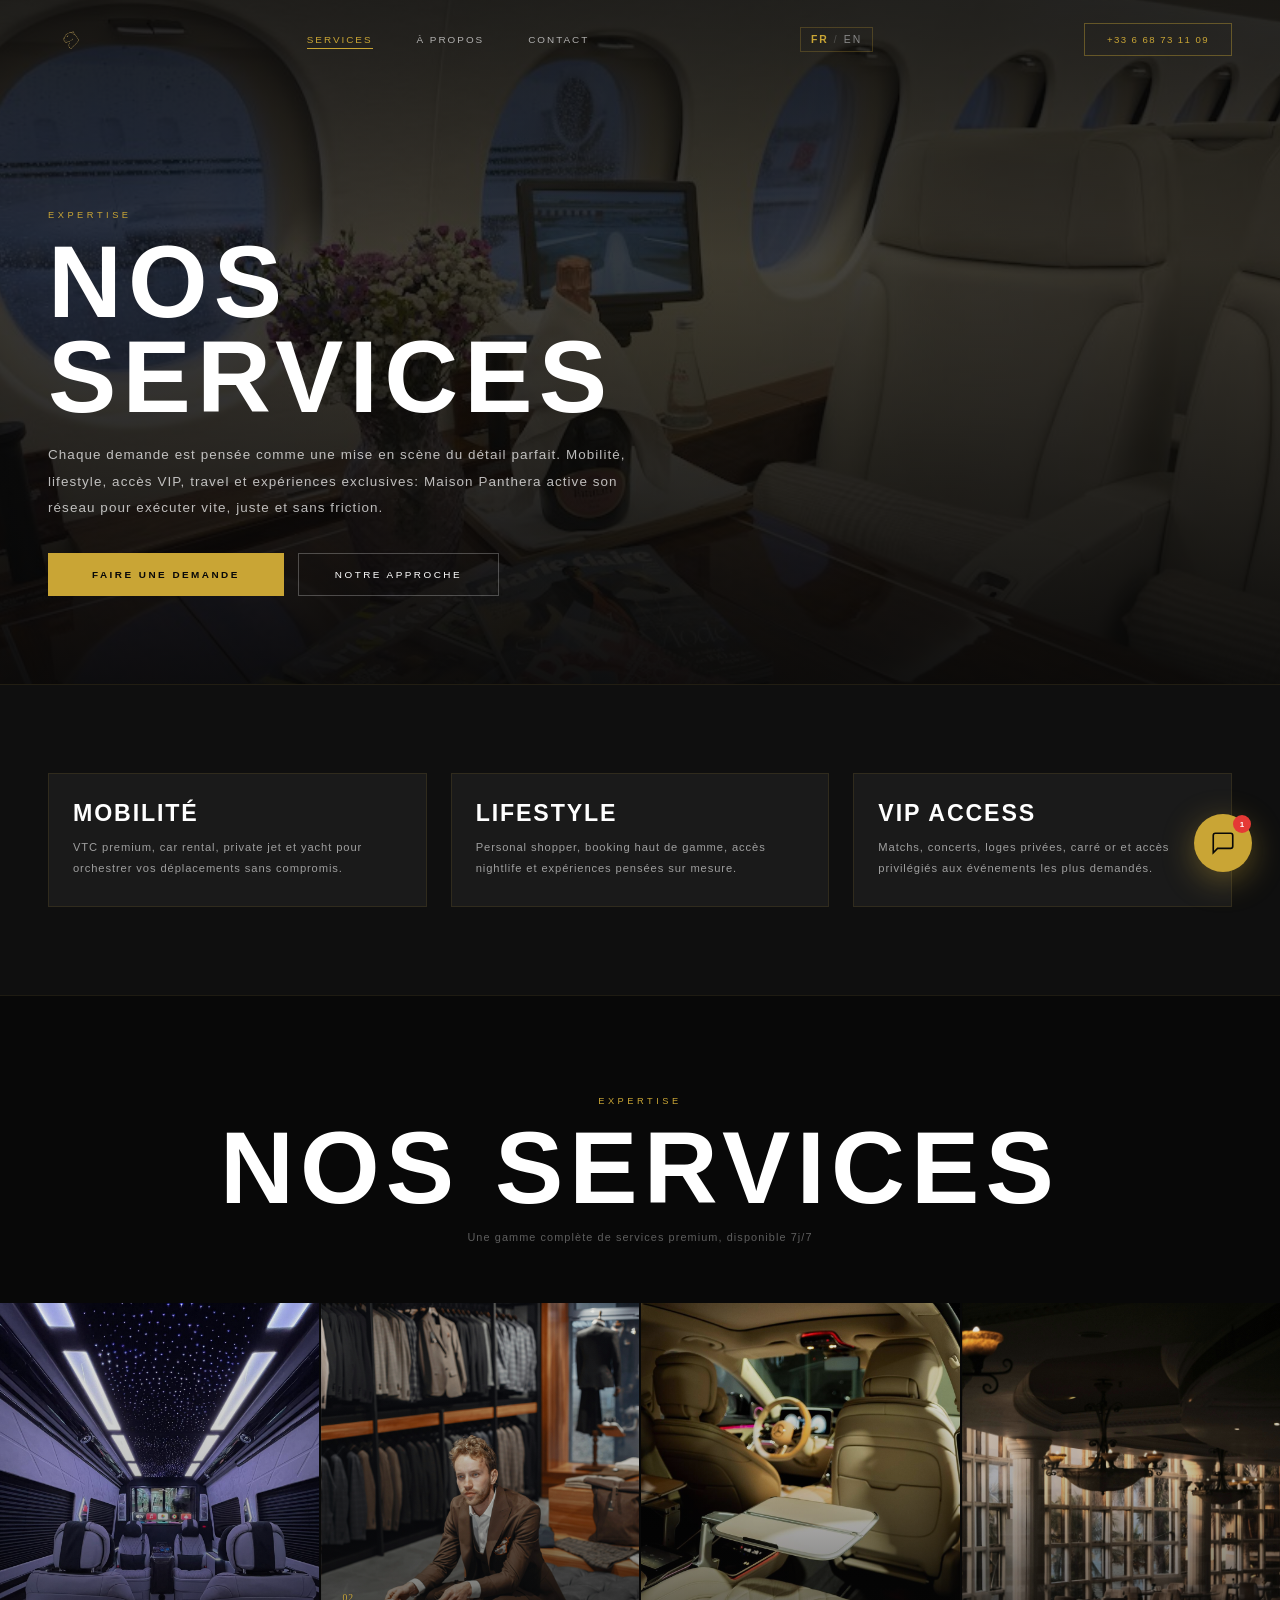
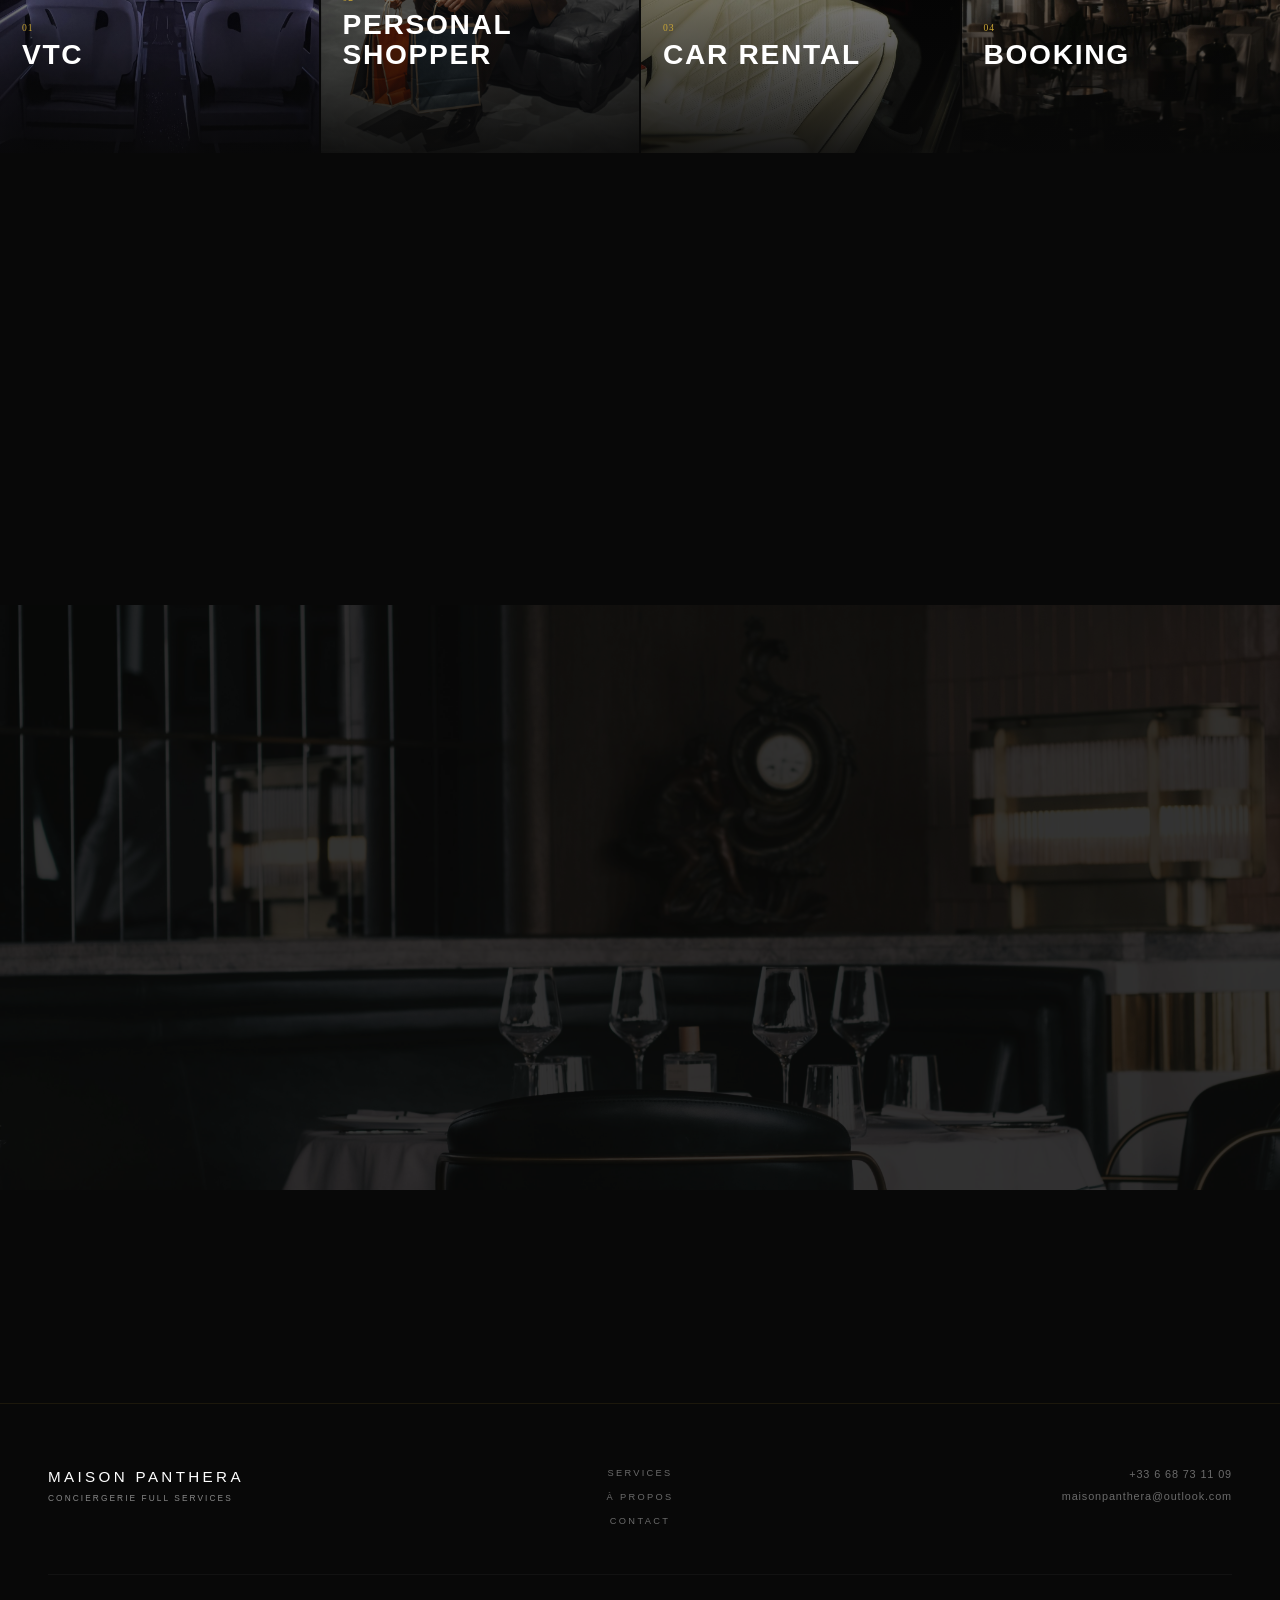
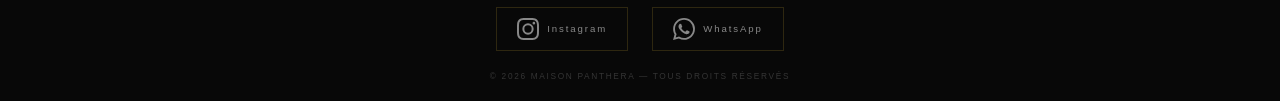
<file: services.html>
<!DOCTYPE html>
<html lang="fr">
<head>
  <meta charset="UTF-8">
  <meta name="viewport" content="width=device-width, initial-scale=1.0, viewport-fit=cover">
  <title>Services — Maison Panthera</title>
  <meta name="description" content="Découvrez les services Maison Panthera: VTC, personal shopper, location de véhicules, booking VIP, nightlife, private jet et yacht.">
  <meta name="theme-color" content="#080808">
  <meta name="apple-mobile-web-app-capable" content="yes">
  <meta name="apple-mobile-web-app-status-bar-style" content="black-translucent">
  <meta name="apple-mobile-web-app-title" content="Maison Panthera">
  <meta http-equiv="X-Content-Type-Options" content="nosniff">
  <meta http-equiv="X-Frame-Options" content="DENY">
  <meta http-equiv="Referrer-Policy" content="strict-origin-when-cross-origin">
  <meta http-equiv="Permissions-Policy" content="camera=(), microphone=(), geolocation=()">
  <meta http-equiv="Content-Security-Policy" content="default-src 'self'; base-uri 'self'; object-src 'none'; frame-ancestors 'none'; form-action 'self' https://formsubmit.co; style-src 'self' 'unsafe-inline' https://fonts.googleapis.com; font-src https://fonts.gstatic.com; img-src 'self' data: https:; script-src 'self' 'unsafe-inline'; connect-src 'self' https: http://localhost:*; upgrade-insecure-requests;">
  <link rel="manifest" href="manifest.json">
  <link rel="apple-touch-icon" href="images/logo-site.png">
  <meta property="og:title" content="Services — Maison Panthera">
  <meta property="og:description" content="Une gamme complète de services premium, pensée pour répondre à toutes vos demandes.">
  <meta property="og:image" content="images/private-jet.jpeg">
  <meta property="og:type" content="website">
  <link rel="preconnect" href="https://fonts.googleapis.com">
  <link rel="preconnect" href="https://fonts.gstatic.com" crossorigin>
  <link href="https://fonts.googleapis.com/css2?family=Bebas+Neue&family=Cormorant+Garant:ital,wght@0,300;0,400;0,500;1,300;1,400&family=Montserrat:wght@200;300;400;500;600&display=swap" rel="stylesheet">
  <link rel="icon" type="image/png" href="images/logo-site.png">
  <link rel="shortcut icon" href="images/logo-site.png">
  <link rel="preload" as="image" href="images/private-jet.jpeg">
  <link rel="stylesheet" href="style.css?v=22">
</head>
<body class="is-entering">
  <div class="page-transition" aria-hidden="true"></div>

  <div id="preloader">
    <div class="preloader-inner">
      <img class="preloader-logo" src="images/logo-site.png" alt="Maison Panthera">
      <div class="preloader-bar"><div class="preloader-fill"></div></div>
      <p class="preloader-name">MAISON PANTHERA</p>
    </div>
  </div>

  <nav id="navbar">
    <a href="index.html" class="nav-logo" data-page-link>
      <img src="images/logo-site.png" alt="Logo Maison Panthera">
    </a>
    <div class="nav-links">
      <a href="services.html" class="nav-link is-active" data-i18n="nav.services" data-page-link>SERVICES</a>
      <a href="about.html" class="nav-link" data-i18n="nav.about" data-page-link>À PROPOS</a>
      <a href="contact.html" class="nav-link" data-i18n="nav.contact" data-page-link>CONTACT</a>
    </div>
    <button class="lang-toggle" id="langToggle" aria-label="Switch language">
      <span class="lang-btn active" data-lang="fr">FR</span>
      <span class="lang-sep">/</span>
      <span class="lang-btn" data-lang="en">EN</span>
    </button>
    <a href="tel:+33668731109" class="nav-cta">+33 6 68 73 11 09</a>
    <button class="nav-burger" id="burger" aria-label="Menu">
      <span></span><span></span>
    </button>
  </nav>

  <div class="mobile-menu" id="mobileMenu">
    <button class="mobile-close" id="mobileClose">✕</button>
    <a href="services.html" class="mobile-link is-active" data-i18n="nav.services" data-page-link>SERVICES</a>
    <a href="about.html" class="mobile-link" data-i18n="nav.about" data-page-link>À PROPOS</a>
    <a href="contact.html" class="mobile-link" data-i18n="nav.contact" data-page-link>CONTACT</a>
    <button class="lang-toggle lang-toggle--mobile" id="langToggleMobile" aria-label="Switch language">
      <span class="lang-btn active" data-lang="fr">FR</span>
      <span class="lang-sep">/</span>
      <span class="lang-btn" data-lang="en">EN</span>
    </button>
    <a href="tel:+33668731109" class="mobile-phone">+33 6 68 73 11 09</a>
  </div>

  <section class="page-hero page-hero--services">
    <div class="page-hero-bg"></div>
    <div class="page-hero-overlay"></div>
    <div class="page-hero-content reveal-up">
      <p class="label">EXPERTISE</p>
      <h1 class="display-title-xl">NOS SERVICES</h1>
      <p class="page-hero-copy">
        Chaque demande est pensée comme une mise en scène du détail parfait. Mobilité, lifestyle, accès VIP,
        travel et expériences exclusives: Maison Panthera active son réseau pour exécuter vite, juste et sans friction.
      </p>
      <div class="page-hero-actions">
        <a href="contact.html" class="btn-gold" data-page-link>FAIRE UNE DEMANDE</a>
        <a href="about.html" class="btn-outline" data-page-link>NOTRE APPROCHE</a>
      </div>
    </div>
  </section>

  <section class="page-summary">
    <div class="page-summary-inner">
      <article class="page-summary-card reveal-up" style="--d:0ms">
        <h3>MOBILITÉ</h3>
        <p>VTC premium, car rental, private jet et yacht pour orchestrer vos déplacements sans compromis.</p>
      </article>
      <article class="page-summary-card reveal-up" style="--d:80ms">
        <h3>LIFESTYLE</h3>
        <p>Personal shopper, booking haut de gamme, accès nightlife et expériences pensées sur mesure.</p>
      </article>
      <article class="page-summary-card reveal-up" style="--d:160ms">
        <h3>VIP ACCESS</h3>
        <p>Matchs, concerts, loges privées, carré or et accès privilégiés aux événements les plus demandés.</p>
      </article>
    </div>
  </section>

  <main class="page-main">
    <section id="services">
      <div class="section-head reveal-up">
        <p class="label">EXPERTISE</p>
        <h2 class="display-title-xl" data-i18n="services.title">NOS SERVICES</h2>
        <p class="section-sub" data-i18n="services.sub">Une gamme complète de services premium, disponible 7j/7</p>
      </div>

      <div class="services-grid">
        <article class="service-card reveal-up" style="--d:0ms">
          <div class="card-bg" style="background-image:url('images/vtc-2.jpeg')"></div>
          <div class="card-layer"></div>
          <div class="card-body">
            <span class="card-num">01</span>
            <h3 class="card-title">VTC</h3>
            <p class="card-desc" data-i18n="card.vtc">Van chauffeur &amp; transport privé premium. Véhicules haut de gamme, chauffeurs professionnels.</p>
            <a href="contact.html" class="card-cta" data-i18n="card.cta" data-page-link>RÉSERVER →</a>
          </div>
        </article>
        <article class="service-card reveal-up" style="--d:80ms">
          <div class="card-bg" style="background-image:url('images/personal-shopper.jpeg?v=2')"></div>
          <div class="card-layer"></div>
          <div class="card-body">
            <span class="card-num">02</span>
            <h3 class="card-title">PERSONAL<br>SHOPPER</h3>
            <p class="card-desc" data-i18n="card.shopper">Accès aux plus grandes maisons de luxe. Shopping personnalisé &amp; exclusif.</p>
            <a href="contact.html" class="card-cta" data-i18n="card.cta" data-page-link>RÉSERVER →</a>
          </div>
        </article>
        <article class="service-card reveal-up" style="--d:160ms">
          <div class="card-bg" style="background-image:url('images/car-interior.jpeg')"></div>
          <div class="card-layer"></div>
          <div class="card-body">
            <span class="card-num">03</span>
            <h3 class="card-title">CAR RENTAL</h3>
            <p class="card-desc" data-i18n="card.carrental">Location de véhicules prestige &amp; supercars. Ferrari, Lamborghini, Rolls-Royce.</p>
            <a href="contact.html" class="card-cta" data-i18n="card.cta" data-page-link>RÉSERVER →</a>
          </div>
        </article>
        <article class="service-card reveal-up" style="--d:240ms">
          <div class="card-bg" style="background-image:url('images/booking-rest.jpeg')"></div>
          <div class="card-layer"></div>
          <div class="card-body">
            <span class="card-num">04</span>
            <h3 class="card-title">BOOKING</h3>
            <p class="card-desc" data-i18n="card.booking">Restaurants étoilés, hôtels de prestige, réservations VIP partout dans le monde.</p>
            <a href="contact.html" class="card-cta" data-i18n="card.cta" data-page-link>RÉSERVER →</a>
          </div>
        </article>
        <article class="service-card reveal-up" style="--d:0ms">
          <div class="card-bg" style="background-image:url('images/roland-garros.jpeg')"></div>
          <div class="card-layer"></div>
          <div class="card-body">
            <span class="card-num">05</span>
            <h3 class="card-title">MATCH/<br>CONCERT ACCESS</h3>
            <p class="card-desc" data-i18n="card.matchconcert">Loges VIP &amp; carré or pour matchs et concerts. Roland-Garros, PSG, F1, artistes internationaux.</p>
            <a href="contact.html" class="card-cta" data-i18n="card.cta" data-page-link>RÉSERVER →</a>
          </div>
        </article>
        <article class="service-card reveal-up" style="--d:80ms">
          <div class="card-bg" style="background-image:url('images/neon.jpeg')"></div>
          <div class="card-layer"></div>
          <div class="card-body">
            <span class="card-num">06</span>
            <h3 class="card-title">NIGHTLIFE<br>ACCESS</h3>
            <p class="card-desc" data-i18n="card.nightlife">Accès VIP aux meilleurs clubs &amp; soirées privées. Tables réservées, liste VIP, entrées garanties.</p>
            <a href="contact.html" class="card-cta" data-i18n="card.cta" data-page-link>RÉSERVER →</a>
          </div>
        </article>
        <article class="service-card reveal-up" style="--d:160ms">
          <div class="card-bg" style="background-image:url('images/private-jet.jpeg')"></div>
          <div class="card-layer"></div>
          <div class="card-body">
            <span class="card-num">07</span>
            <h3 class="card-title">PRIVATE JET</h3>
            <p class="card-desc" data-i18n="card.jet">Voyagez à votre rythme. Destinations mondiales, disponibilité immédiate.</p>
            <a href="contact.html" class="card-cta" data-i18n="card.cta" data-page-link>RÉSERVER →</a>
          </div>
        </article>
        <article class="service-card reveal-up" style="--d:240ms">
          <div class="card-bg" style="background-image:url('images/yacht.jpeg')"></div>
          <div class="card-layer"></div>
          <div class="card-body">
            <span class="card-num">08</span>
            <h3 class="card-title">YACHT</h3>
            <p class="card-desc" data-i18n="card.yacht">Location de yachts de luxe. Croisières privées en Méditerranée &amp; au-delà.</p>
            <a href="contact.html" class="card-cta" data-i18n="card.cta" data-page-link>RÉSERVER →</a>
          </div>
        </article>
      </div>
    </section>

    <div class="quote-section">
      <div class="quote-bg" style="background-image:url('images/finedining.jpeg')"></div>
      <div class="quote-overlay"></div>
      <div class="quote-inner reveal-up">
        <div class="quote-logo">
          <img src="images/logo-site.png" alt="">
        </div>
        <p class="quote-text">Chaque service est activé au bon moment, avec la bonne exigence, pour une expérience sans couture.</p>
        <p class="quote-author">— MAISON PANTHERA</p>
        <a href="contact.html" class="btn-gold" data-page-link>PARLER DE VOTRE DEMANDE</a>
      </div>
    </div>

    <section class="page-cta-band">
      <div class="page-cta-panel reveal-up">
        <p>Un besoin urgent, un accès difficile à obtenir ou une expérience à concevoir sur mesure ? Notre équipe vous répond rapidement et construit la meilleure option pour vous.</p>
        <a href="contact.html" class="btn-gold" data-page-link>CONTACTER MAISON PANTHERA</a>
      </div>
    </section>
  </main>

  <footer id="footer">
    <div class="footer-inner">
      <div class="footer-brand">
        <p class="footer-name">MAISON PANTHERA</p>
        <p class="footer-tag" data-i18n="footer.tag">CONCIERGERIE FULL SERVICES</p>
      </div>
      <nav class="footer-nav">
        <a href="services.html" data-page-link>SERVICES</a>
        <a href="about.html" data-i18n="nav.about" data-page-link>À PROPOS</a>
        <a href="contact.html" data-i18n="nav.contact" data-page-link>CONTACT</a>
      </nav>
      <div class="footer-contact">
        <a href="tel:+33668731109">+33 6 68 73 11 09</a>
        <a href="mailto:maisonpanthera@outlook.com">maisonpanthera@outlook.com</a>
      </div>
    </div>
    <div class="footer-bottom">
      <div class="footer-social">
        <a href="https://www.instagram.com/maisonpanthera.eu/" target="_blank" rel="noopener noreferrer" aria-label="Instagram">
          <svg viewBox="0 0 24 24" fill="currentColor" width="22" height="22"><path d="M12 2.163c3.204 0 3.584.012 4.85.07 3.252.148 4.771 1.691 4.919 4.919.058 1.265.069 1.645.069 4.849 0 3.205-.012 3.584-.069 4.849-.149 3.225-1.664 4.771-4.919 4.919-1.266.058-1.644.07-4.85.07-3.204 0-3.584-.012-4.849-.07-3.26-.149-4.771-1.699-4.919-4.92-.058-1.265-.07-1.644-.07-4.849 0-3.204.013-3.583.07-4.849.149-3.227 1.664-4.771 4.919-4.919 1.266-.057 1.645-.069 4.849-.069zM12 0C8.741 0 8.333.014 7.053.072 2.695.272.273 2.69.073 7.052.014 8.333 0 8.741 0 12c0 3.259.014 3.668.072 4.948.2 4.358 2.618 6.78 6.98 6.98C8.333 23.986 8.741 24 12 24c3.259 0 3.668-.014 4.948-.072 4.354-.2 6.782-2.618 6.979-6.98.059-1.28.073-1.689.073-4.948 0-3.259-.014-3.667-.072-4.947-.196-4.354-2.617-6.78-6.979-6.98C15.668.014 15.259 0 12 0zm0 5.838a6.162 6.162 0 100 12.324 6.162 6.162 0 000-12.324zM12 16a4 4 0 110-8 4 4 0 010 8zm6.406-11.845a1.44 1.44 0 100 2.881 1.44 1.44 0 000-2.881z"/></svg>
          <span>Instagram</span>
        </a>
        <a href="https://wa.me/33668731109" target="_blank" rel="noopener noreferrer" aria-label="WhatsApp">
          <svg viewBox="0 0 24 24" fill="currentColor" width="22" height="22"><path d="M17.472 14.382c-.297-.149-1.758-.867-2.03-.967-.273-.099-.471-.148-.67.15-.197.297-.767.966-.94 1.164-.173.199-.347.223-.644.075-.297-.15-1.255-.463-2.39-1.475-.883-.788-1.48-1.761-1.653-2.059-.173-.297-.018-.458.13-.606.134-.133.298-.347.446-.52.149-.174.198-.298.298-.497.099-.198.05-.371-.025-.52-.075-.149-.669-1.612-.916-2.207-.242-.579-.487-.5-.669-.51-.173-.008-.371-.01-.57-.01-.198 0-.52.074-.792.372-.272.297-1.04 1.016-1.04 2.479 0 1.462 1.065 2.875 1.213 3.074.149.198 2.096 3.2 5.077 4.487.709.306 1.262.489 1.694.625.712.227 1.36.195 1.871.118.571-.085 1.758-.719 2.006-1.413.248-.694.248-1.289.173-1.413-.074-.124-.272-.198-.57-.347m-5.421 7.403h-.004a9.87 9.87 0 01-5.031-1.378l-.361-.214-3.741.982.998-3.648-.235-.374a9.86 9.86 0 01-1.51-5.26c.001-5.45 4.436-9.884 9.888-9.884 2.64 0 5.122 1.03 6.988 2.898a9.825 9.825 0 012.893 6.994c-.003 5.45-4.437 9.884-9.885 9.884m8.413-18.297A11.815 11.815 0 0012.05 0C5.495 0 .16 5.335.157 11.892c0 2.096.547 4.142 1.588 5.945L.057 24l6.305-1.654a11.882 11.882 0 005.683 1.448h.005c6.554 0 11.89-5.335 11.893-11.893a11.821 11.821 0 00-3.48-8.413z"/></svg>
          <span>WhatsApp</span>
        </a>
      </div>
      <p data-i18n="footer.copy">© 2026 MAISON PANTHERA — TOUS DROITS RÉSERVÉS</p>
    </div>
  </footer>

  <button class="scroll-top" id="scrollTop" aria-label="Retour en haut">
    <svg viewBox="0 0 24 24" fill="none" stroke="currentColor" stroke-width="1.5" width="20" height="20"><path d="M12 19V5M5 12l7-7 7 7" stroke-linecap="round" stroke-linejoin="round"/></svg>
  </button>

  <div class="chat-widget" id="chatWidget">
    <div class="chat-panel" id="chatPanel">
      <div class="chat-header">
        <img src="images/logo-site.png" alt="">
        <div class="chat-header-info">
          <p>MAISON PANTHERA</p>
          <span><i class="chat-dot"></i> <span data-i18n="chat.available">Disponible maintenant</span></span>
        </div>
        <button class="chat-close-btn" id="chatClose">✕</button>
      </div>
      <div class="chat-body">
        <div class="chat-bubble bot">
          <p data-i18n="chat.hello">Bonjour 👋 Comment puis-je vous aider ?</p>
        </div>
        <div class="chat-options">
          <a href="https://wa.me/33668731109?text=Bonjour,%20je%20souhaite%20réserver%20un%20VTC." target="_blank" rel="noopener" class="chat-opt">🚗 Réserver un VTC</a>
          <a href="https://wa.me/33668731109?text=Bonjour,%20je%20souhaite%20louer%20un%20jet%20privé." target="_blank" rel="noopener" class="chat-opt">✈️ Private Jet</a>
          <a href="https://wa.me/33668731109?text=Bonjour,%20je%20souhaite%20louer%20un%20yacht." target="_blank" rel="noopener" class="chat-opt">🛥 Yacht</a>
          <a href="https://wa.me/33668731109?text=Bonjour,%20je%20cherche%20un%20personal%20shopper." target="_blank" rel="noopener" class="chat-opt">🛍 Personal Shopper</a>
          <a href="https://wa.me/33668731109?text=Bonjour,%20je%20souhaite%20une%20réservation%20VIP." target="_blank" rel="noopener" class="chat-opt">⭐ Booking VIP</a>
          <a href="contact.html" class="chat-opt chat-opt-form" data-page-link>📋 Formulaire de contact</a>
        </div>
      </div>
      <div class="chat-footer-bar">
        <a href="https://wa.me/33668731109" target="_blank" rel="noopener" class="chat-wa-btn">
          <svg viewBox="0 0 24 24" fill="currentColor" width="16" height="16"><path d="M17.472 14.382c-.297-.149-1.758-.867-2.03-.967-.273-.099-.471-.148-.67.15-.197.297-.767.966-.94 1.164-.173.199-.347.223-.644.075-.297-.15-1.255-.463-2.39-1.475-.883-.788-1.48-1.761-1.653-2.059-.173-.297-.018-.458.13-.606.134-.133.298-.347.446-.52.149-.174.198-.298.298-.497.099-.198.05-.371-.025-.52-.075-.149-.669-1.612-.916-2.207-.242-.579-.487-.5-.669-.51-.173-.008-.371-.01-.57-.01-.198 0-.52.074-.792.372-.272.297-1.04 1.016-1.04 2.479 0 1.462 1.065 2.875 1.213 3.074.149.198 2.096 3.2 5.077 4.487.709.306 1.262.489 1.694.625.712.227 1.36.195 1.871.118.571-.085 1.758-.719 2.006-1.413.248-.694.248-1.289.173-1.413-.074-.124-.272-.198-.57-.347m-5.421 7.403h-.004a9.87 9.87 0 01-5.031-1.378l-.361-.214-3.741.982.998-3.648-.235-.374a9.86 9.86 0 01-1.51-5.26c.001-5.45 4.436-9.884 9.888-9.884 2.64 0 5.122 1.03 6.988 2.898a9.825 9.825 0 012.893 6.994c-.003 5.45-4.437 9.884-9.885 9.884m8.413-18.297A11.815 11.815 0 0012.05 0C5.495 0 .16 5.335.157 11.892c0 2.096.547 4.142 1.588 5.945L.057 24l6.305-1.654a11.882 11.882 0 005.683 1.448h.005c6.554 0 11.89-5.335 11.893-11.893a11.821 11.821 0 00-3.48-8.413z"/></svg>
          Écrire sur WhatsApp
        </a>
      </div>
    </div>
    <button class="chat-toggle" id="chatToggle" aria-label="Ouvrir le chat">
      <svg class="chat-ico-open" viewBox="0 0 24 24" fill="none" stroke="currentColor" stroke-width="1.5" width="26" height="26"><path d="M21 15a2 2 0 01-2 2H7l-4 4V5a2 2 0 012-2h14a2 2 0 012 2z"/></svg>
      <svg class="chat-ico-close" viewBox="0 0 24 24" fill="none" stroke="currentColor" stroke-width="1.5" width="24" height="24" style="display:none"><path d="M18 6L6 18M6 6l12 12"/></svg>
      <span class="chat-badge">1</span>
    </button>
  </div>

  <script src="site-config.js"></script>
  <script src="script.js?v=16"></script>
</body>
</html>
</file>
<file: style.css>
/* ═══════════════════════════════════════════════════════
   MAISON PANTHERA — Luxury CSS v2
   Balenciaga / Dior editorial aesthetic
═══════════════════════════════════════════════════════ */

:root {
  --black:      #080808;
  --black-2:    #0f0f0f;
  --black-3:    #1a1a1a;
  --gold:       #C9A535;
  --gold-dim:   #a8882a;
  --gold-light: #e8d19a;
  --gold-glow:  rgba(201,165,53,0.18);
  --cream:      #f5f0e8;
  --white:      #ffffff;
  --gray:       #444;
  --gray-light: #888;
  --font-display: 'Bebas Neue', sans-serif;
  --font-serif:   'Cormorant Garant', serif;
  --font-body:    'Montserrat', sans-serif;
  --nav-h: 80px;
  --ease: cubic-bezier(0.16,1,0.3,1);
  --t: 0.65s var(--ease);
  --t-fast: 0.3s var(--ease);
}

*, *::before, *::after { box-sizing: border-box; margin: 0; padding: 0; }
html { scroll-behavior: smooth; font-size: 16px; -webkit-font-smoothing: antialiased; }
body {
  background: var(--black);
  color: var(--white);
  font-family: var(--font-body);
  font-weight: 300;
  overflow-x: hidden;
}
a { text-decoration: none; color: inherit; touch-action: manipulation; -webkit-tap-highlight-color: transparent; }
img { display: block; width: 100%; height: 100%; object-fit: cover; }
button { border: none; background: none; font-family: inherit; cursor: pointer; touch-action: manipulation; -webkit-tap-highlight-color: transparent; }
::selection { background: var(--gold); color: var(--black); }
::-webkit-scrollbar { width: 3px; }
::-webkit-scrollbar-track { background: var(--black); }
::-webkit-scrollbar-thumb { background: var(--gold-dim); }


/* ── Preloader ──────────────────────────────────────── */
#preloader {
  position: fixed; inset: 0; background: var(--black); z-index: 10000;
  display: flex; align-items: center; justify-content: center;
  transition: opacity .9s ease, visibility .9s ease;
}
#preloader.hidden { opacity: 0; visibility: hidden; pointer-events: none; }
.preloader-inner {
  display: flex; flex-direction: column; align-items: center; gap: 18px;
  animation: plReveal .7s ease forwards;
}
@keyframes plReveal { from{opacity:0;transform:scale(.92)} to{opacity:1;transform:scale(1)} }
.preloader-logo {
  width: 90px; height: 90px; object-fit: contain;
  mix-blend-mode: lighten;
  animation: plGlow 1.6s ease infinite alternate;
}
@keyframes plGlow {
  from { filter: brightness(.9); }
  to   { filter: brightness(1.3) drop-shadow(0 0 24px rgba(201,165,53,.5)); }
}
.preloader-bar {
  width: 160px; height: 1px; background: rgba(255,255,255,.1); overflow: hidden;
}
.preloader-fill {
  height: 100%; background: var(--gold); width: 0;
  animation: plBar 2s ease forwards;
}
@keyframes plBar { to { width: 100%; } }
.preloader-name {
  font-family: var(--font-display); font-size: 1rem;
  letter-spacing: .45em; color: var(--gold);
}

/* ── Navigation ─────────────────────────────────────── */
#navbar {
  position: fixed; top:0; left:0; right:0; z-index: 1000;
  height: var(--nav-h);
  display: flex; align-items: center; justify-content: space-between;
  padding: 0 48px;
  transition: background var(--t-fast), backdrop-filter var(--t-fast), border-color var(--t-fast);
  border-bottom: 1px solid transparent;
}
#navbar.scrolled {
  background: rgba(8,8,8,.96);
  backdrop-filter: blur(24px); -webkit-backdrop-filter: blur(24px);
  border-bottom-color: rgba(201,165,53,.12);
}
.nav-logo { display: flex; align-items: center; }
.nav-logo img {
  width: 48px; height: 48px; object-fit: contain;
}
.nav-links { display: flex; gap: 44px; }
.nav-link {
  font-size: .62rem; font-weight: 400; letter-spacing: .2em;
  color: rgba(255,255,255,.65); position: relative;
  transition: color var(--t-fast);
}
.nav-link::after {
  content:''; position: absolute; bottom:-4px; left:0;
  width:0; height:1px; background: var(--gold);
  transition: width var(--t-fast);
}
.nav-link:hover { color: var(--gold); }
.nav-link:hover::after { width:100%; }
.nav-link.is-active { color: var(--gold); }
.nav-link.is-active::after { width: 100%; }
.nav-cta {
  font-size: .6rem; font-weight: 500; letter-spacing: .15em;
  padding: 10px 22px; border: 1px solid rgba(201,165,53,.4);
  color: var(--gold); transition: background var(--t-fast), color var(--t-fast);
}
.nav-cta:hover { background: var(--gold); color: var(--black); }
.nav-burger {
  display: none; flex-direction: column; gap: 6px; padding: 8px;
}
.nav-burger span {
  display: block; width: 22px; height: 1px; background: var(--white);
  transition: var(--t-fast);
}
.nav-burger.open span:first-child { transform: translateY(3.5px) rotate(45deg); }
.nav-burger.open span:last-child  { transform: translateY(-3.5px) rotate(-45deg); }

/* ── Mobile Menu ────────────────────────────────────── */
.mobile-menu {
  position: fixed; inset:0; background: var(--black); z-index: 999;
  display: flex; flex-direction: column; align-items: center; justify-content: center;
  gap: 36px; opacity:0; visibility:hidden;
  transition: opacity .5s, visibility .5s;
}
.mobile-menu.open { opacity:1; visibility:visible; }
.mobile-close {
  position: absolute; top: 28px; right: 28px;
  font-size: 1.2rem; color: rgba(255,255,255,.5); transition: color var(--t-fast);
}
.mobile-close:hover { color: var(--gold); }
.mobile-link {
  font-family: var(--font-display); font-size: clamp(2.5rem,8vw,4rem);
  letter-spacing: .1em; color: var(--white);
  transition: color var(--t-fast);
}
.mobile-link:hover { color: var(--gold); }
.mobile-link.is-active { color: var(--gold); }
.mobile-phone {
  font-size: .8rem; letter-spacing: .15em; color: var(--gold);
  margin-top: 8px;
}

/* ── Page Transition ───────────────────────────────── */
.page-transition {
  position: fixed;
  inset: 0;
  z-index: 9999;
  pointer-events: none;
  background:
    linear-gradient(180deg, rgba(8,8,8,.98) 0%, rgba(8,8,8,.96) 40%, rgba(201,165,53,.18) 100%);
  transform: translateY(100%);
  transition: transform .65s var(--ease);
}
body.is-entering .page-transition,
body.is-leaving .page-transition {
  transform: translateY(0);
}
body.page-ready:not(.is-leaving) .page-transition {
  transform: translateY(-100%);
}

/* ── Hero ───────────────────────────────────────────── */
#hero {
  position: relative; height: 100svh; min-height: 600px;
  display: flex; flex-direction: column;
  align-items: center; justify-content: center;
  overflow: hidden; gap: 48px;
}
.hero-bg {
  position: absolute; inset: 0;
  background: var(--black);
}
#hero.loaded .hero-bg { }
.hero-overlay {
  position: absolute; inset: 0;
  background: transparent;
}

/* ── Internal Page Hero ────────────────────────────── */
.page-hero {
  position: relative;
  min-height: 76vh;
  display: flex;
  align-items: flex-end;
  padding: 160px 48px 88px;
  overflow: hidden;
}
.page-hero-bg,
.page-hero-overlay {
  position: absolute;
  inset: 0;
}
.page-hero-bg {
  background-size: cover;
  background-position: center;
  filter: saturate(.9) brightness(.5);
  transform: scale(1.04);
}
.page-hero-overlay {
  background:
    linear-gradient(180deg, rgba(8,8,8,.76) 0%, rgba(8,8,8,.5) 38%, rgba(8,8,8,.92) 100%),
    radial-gradient(circle at center, rgba(201,165,53,.08) 0%, transparent 55%);
}
.page-hero--services .page-hero-bg { background-image: url('images/private-jet.jpeg'); }
.page-hero--about .page-hero-bg { background-image: url('images/maldives.jpeg'); }
.page-hero--contact .page-hero-bg { background-image: url('images/finedining.jpeg'); }
.page-hero-content {
  position: relative;
  z-index: 2;
  max-width: 760px;
}
.page-hero-copy {
  margin-top: 18px;
  max-width: 620px;
  font-size: .84rem;
  line-height: 1.95;
  letter-spacing: .08em;
  color: rgba(255,255,255,.72);
}
.page-hero-actions {
  margin-top: 32px;
  display: flex;
  gap: 14px;
  flex-wrap: wrap;
}
.page-main {
  position: relative;
  z-index: 1;
}
.page-summary {
  padding: 88px 48px;
  border-top: 1px solid rgba(201,165,53,.1);
  border-bottom: 1px solid rgba(201,165,53,.08);
  background: var(--black-2);
}
.page-summary-inner {
  max-width: 1200px;
  margin: 0 auto;
  display: grid;
  grid-template-columns: repeat(3, 1fr);
  gap: 24px;
}
.page-summary-card {
  padding: 26px 24px;
  background: var(--black-3);
  border: 1px solid rgba(201,165,53,.12);
}
.page-summary-card h3 {
  font-family: var(--font-display);
  font-size: 1.45rem;
  letter-spacing: .08em;
  margin-bottom: 10px;
}
.page-summary-card p {
  font-size: .7rem;
  line-height: 1.9;
  letter-spacing: .08em;
  color: rgba(255,255,255,.58);
}
.page-cta-band {
  padding: 90px 48px 0;
  background: var(--black);
}
.page-cta-panel {
  max-width: 1200px;
  margin: 0 auto;
  padding: 38px 42px;
  display: flex;
  align-items: center;
  justify-content: space-between;
  gap: 24px;
  border: 1px solid rgba(201,165,53,.18);
  background: linear-gradient(135deg, rgba(201,165,53,.08), rgba(255,255,255,.02));
}
.page-cta-panel p {
  font-size: .74rem;
  line-height: 1.9;
  letter-spacing: .1em;
  color: rgba(255,255,255,.62);
  max-width: 720px;
}

/* Hero identity block (logo + name + tagline) */
.hero-identity {
  position: relative; z-index: 2;
  display: flex; flex-direction: column; align-items: center; gap: 16px;
  opacity: 0; animation: fadeUp .9s ease .4s forwards;
}
.hero-logo-mark {
  width: 150px; height: 150px; object-fit: contain;
  mix-blend-mode: lighten;
  filter: brightness(1.1) drop-shadow(0 0 48px rgba(201,165,53,.45));
}
.hero-name {
  font-family: var(--font-display);
  font-size: clamp(1.8rem, 4.5vw, 3.2rem);
  letter-spacing: .42em; color: var(--white);
  margin-top: 4px;
}
.hero-rule {
  display: block; width: 44px; height: 1px; background: var(--gold);
}
.hero-tagline {
  font-size: .62rem; letter-spacing: .48em; color: var(--gold);
}

.hero-cta {
  position: relative; z-index: 2;
  display: flex; gap: 16px; flex-wrap: wrap; justify-content: center;
  opacity: 0; animation: fadeUp .8s ease 1.1s forwards;
}
.visually-hidden {
  position: absolute; width: 1px; height: 1px;
  padding: 0; margin: -1px; overflow: hidden;
  clip: rect(0,0,0,0); white-space: nowrap; border: 0;
}
.hero-scroll {
  position: absolute; bottom: 32px; left: 50%; transform: translateX(-50%);
  display: flex; flex-direction: column; align-items: center; gap: 10px; z-index:2;
  opacity:0; animation: fadeIn 1s ease 1.8s forwards;
}
.hero-scroll-line {
  width:1px; height:44px;
  background: linear-gradient(to bottom, var(--gold), transparent);
  animation: scrollPulse 2s ease infinite;
}
@keyframes scrollPulse {
  0%,100%{opacity:1;transform:scaleY(1)} 50%{opacity:.35;transform:scaleY(.6)}
}
.hero-scroll span {
  font-size: .5rem; letter-spacing: .3em;
  color: rgba(255,255,255,.35); writing-mode: vertical-rl;
}

/* Hero Stats Bar */
.hero-stats {
  display: flex; align-items: stretch;
  background: rgba(8,8,8,.95); backdrop-filter: blur(20px);
  border-top: 1px solid rgba(201,165,53,.2);
  border-bottom: 1px solid rgba(201,165,53,.1);
}
.hero-stat {
  flex: 1; display: flex; flex-direction: column; align-items: center;
  justify-content: center; gap: 6px; padding: 22px 12px;
}
.stat-num {
  font-family: var(--font-display); font-size: clamp(1.8rem,3vw,2.6rem);
  color: var(--white); letter-spacing: .04em;
}
.stat-num em { font-style: normal; color: var(--gold); font-size: .75em; }
.stat-label {
  font-size: .52rem; letter-spacing: .25em;
  color: rgba(255,255,255,.4); white-space: nowrap;
}
.stat-sep {
  width: 1px; background: rgba(201,165,53,.2);
  margin: 16px 0;
}

/* ── Buttons ────────────────────────────────────────── */
.btn-gold {
  display: inline-flex; align-items: center; gap: 12px;
  padding: 16px 44px;
  background: var(--gold); color: var(--black);
  font-family: var(--font-body); font-size: .62rem;
  font-weight: 600; letter-spacing: .25em; transition: background var(--t-fast), transform var(--t-fast), box-shadow var(--t-fast);
}
.btn-gold:hover {
  background: var(--gold-light); transform: translateY(-2px);
  box-shadow: 0 12px 40px rgba(201,165,53,.3);
}
.btn-outline {
  display: inline-flex; align-items: center; gap: 10px;
  padding: 15px 36px;
  border: 1px solid rgba(255,255,255,.25); color: var(--white);
  font-family: var(--font-body); font-size: .62rem;
  font-weight: 400; letter-spacing: .25em; transition: border-color var(--t-fast), color var(--t-fast);
}
.btn-outline:hover { border-color: var(--gold); color: var(--gold); }
.btn-gold-sm {
  display: inline-flex; align-items: center; gap: 10px;
  padding: 12px 32px; margin-top: 24px;
  background: transparent; border: 1px solid var(--gold); color: var(--gold);
  font-size: .6rem; font-weight: 500; letter-spacing: .2em; transition: background var(--t-fast), color var(--t-fast);
}
.btn-gold-sm:hover { background: var(--gold); color: var(--black); }

/* ── Marquee ────────────────────────────────────────── */
/* ── About ──────────────────────────────────────────── */
#about { background: var(--black); }
.about-block {
  display: grid; grid-template-columns: 1fr 1fr;
  min-height: 72vh;
}
.about-block--reverse { direction: rtl; }
.about-block--reverse > * { direction: ltr; }
.about-media {
  overflow: hidden; position: relative;
}
.about-media img {
  width: 100%; height: 100%; object-fit: cover;
  transition: transform .9s ease;
}
.about-media:hover img { transform: scale(1.04); }
.about-media-badge {
  position: absolute; bottom: 28px; right: 28px;
  padding: 8px 18px;
  border: 1px solid rgba(201,165,53,.6);
  font-size: .55rem; letter-spacing: .3em; color: var(--gold);
  background: rgba(8,8,8,.7); backdrop-filter: blur(10px);
}
.about-body {
  padding: clamp(48px,8vw,100px) clamp(32px,6vw,80px);
  display: flex; flex-direction: column; justify-content: center;
  background: var(--black-2);
}
.about-feature-list {
  display: flex; flex-direction: column; gap: 12px;
  margin-top: 24px;
}
.about-feature {
  display: flex; align-items: center; gap: 12px;
  font-size: .68rem; letter-spacing: .1em; color: rgba(255,255,255,.5);
}
.feat-dot {
  width: 5px; height: 5px; border-radius: 50%;
  background: var(--gold); flex-shrink: 0;
}

/* ── Values ─────────────────────────────────────────── */
.values-band {
  background: var(--black-3); border-top: 1px solid rgba(255,255,255,.04);
  border-bottom: 1px solid rgba(255,255,255,.04); padding: 56px 48px;
}
.values-inner {
  max-width: 900px; margin: 0 auto;
  display: flex; align-items: center; justify-content: space-between; gap: 20px;
}
.value-item { display: flex; flex-direction: column; align-items: center; gap: 10px; }
.value-num { font-family: var(--font-serif); font-size: .68rem; color: var(--gold); letter-spacing: .1em; }
.value-name { font-size: .58rem; font-weight: 500; letter-spacing: .3em; color: rgba(255,255,255,.6); }
.value-rule { width:1px; height:36px; background: rgba(201,165,53,.2); flex-shrink:0; }

/* ── Services ───────────────────────────────────────── */
#services { background: var(--black); padding: 100px 0 0; }
.section-head { text-align: center; padding: 0 24px; margin-bottom: 60px; }
.section-sub {
  font-size: .68rem; letter-spacing: .1em; color: rgba(255,255,255,.35);
  margin-top: 16px;
}
.services-grid {
  display: grid; grid-template-columns: repeat(4,1fr);
  grid-template-rows: repeat(2,50vh); gap: 2px;
}
.service-card { position: relative; overflow: hidden; }
.card-bg {
  position: absolute; inset: 0;
  background-size: cover; background-position: center;
  transition: transform var(--t);
}
.service-card:hover .card-bg { transform: scale(1.07); }
.card-layer {
  position: absolute; inset: 0;
  background: linear-gradient(to top, rgba(8,8,8,.93) 0%, rgba(8,8,8,.25) 60%, rgba(8,8,8,.08) 100%);
  transition: background var(--t-fast);
}
.service-card:hover .card-layer {
  background: linear-gradient(to top, rgba(8,8,8,.97) 0%, rgba(8,8,8,.55) 65%, rgba(8,8,8,.15) 100%);
}
/* Gold shimmer on hover */
.service-card::after {
  content: ''; position: absolute; inset: 0;
  border: 1px solid transparent;
  transition: border-color var(--t-fast);
  pointer-events: none;
}
.service-card:hover::after { border-color: rgba(201,165,53,.35); }
.card-body {
  position: absolute; bottom:0; left:0; right:0;
  padding: 24px 22px; display: flex; flex-direction: column; gap: 7px;
}
.card-num { font-family: var(--font-serif); font-size: .6rem; color: var(--gold); letter-spacing: .1em; }
.card-title {
  font-family: var(--font-display);
  font-size: clamp(1.3rem,2.2vw,1.9rem);
  letter-spacing: .06em; color: var(--white); line-height: 1.05;
}
.card-desc {
  font-size: .6rem; font-weight: 300; letter-spacing: .08em;
  color: rgba(255,255,255,0);
  transition: color var(--t-fast); line-height: 1.65;
}
.service-card:hover .card-desc { color: rgba(255,255,255,.55); }
.card-cta {
  font-size: .58rem; font-weight: 500; letter-spacing: .2em;
  color: var(--gold); opacity:0; transform: translateY(6px);
  transition: opacity var(--t-fast), transform var(--t-fast); margin-top: 4px;
}
.service-card:hover .card-cta { opacity:1; transform: translateY(0); }

/* ── Quote ──────────────────────────────────────────── */
.quote-section {
  position: relative; min-height: 65vh;
  display: flex; align-items: center; justify-content: center;
  overflow: hidden;
}
.quote-bg {
  position: absolute; inset:0;
  background-size: cover; background-position: center;
}
.quote-overlay {
  position: absolute; inset:0;
  background: rgba(8,8,8,.82);
}
.quote-inner {
  position: relative; z-index:2; text-align: center;
  max-width: 680px; padding: 60px 24px;
  display: flex; flex-direction: column; align-items: center; gap: 20px;
}
.quote-logo {
  width: 60px; height: 60px; margin-bottom: 8px;
}
.quote-logo img {
  width: 100%; height: 100%; object-fit: contain;
  mix-blend-mode: lighten;
  filter: brightness(1.2);
}
.quote-text {
  font-family: var(--font-serif); font-size: clamp(1.3rem,2.8vw,2rem);
  font-weight: 300; font-style: italic; color: var(--white);
  line-height: 1.65; letter-spacing: .02em;
}
.quote-author {
  font-size: .58rem; letter-spacing: .35em; color: var(--gold);
}

/* ── Gallery ────────────────────────────────────────── */
#gallery { background: var(--black); padding: 100px 0; }
#gallery .section-head { padding: 0 24px; }
.gallery-grid {
  display: grid; grid-template-columns: repeat(3,1fr);
  grid-auto-rows: 320px; gap: 3px; margin-top: 60px;
}
.gal-item { overflow: hidden; position: relative; }
.gal-item img {
  width:100%; height:100%; object-fit: cover;
  transition: transform var(--t);
}
.gal-item:hover img { transform: scale(1.06); }
.gal-tall { grid-row: span 2; }
.gal-wide { grid-column: span 2; }
.gal-overlay {
  position: absolute; inset:0;
  background: rgba(8,8,8,0);
  display: flex; align-items: flex-end; padding: 20px;
  transition: background var(--t-fast);
}
.gal-item:hover .gal-overlay { background: rgba(8,8,8,.5); }
.gal-overlay span {
  font-size: .58rem; letter-spacing: .3em; color: var(--gold);
  opacity:0; transform: translateY(6px);
  transition: opacity var(--t-fast), transform var(--t-fast);
}
.gal-item:hover .gal-overlay span { opacity:1; transform: translateY(0); }

/* ── Contact Form ────────────────────────────────────── */
#formulaire {
  background: var(--black-2);
  border-top: 1px solid rgba(201,165,53,.12);
  padding: 120px 48px;
}
.form-section-inner {
  max-width: 1200px; margin: 0 auto;
  display: grid; grid-template-columns: 1fr 1.2fr; gap: 80px; align-items: start;
}
.contact-direct { display: flex; flex-direction: column; gap: 0; margin-top: 32px; }
.contact-direct-item {
  display: flex; align-items: center; gap: 16px;
  padding: 18px 0; border-bottom: 1px solid rgba(255,255,255,.06); transition: background var(--t-fast);
}
.contact-direct-item:hover .cd-val { color: var(--gold); }
.cd-icon { font-size: 1rem; width: 28px; text-align: center; }
.cd-label {
  font-size: .5rem; letter-spacing: .25em;
  color: var(--gray-light); margin-bottom: 4px;
}
.cd-val {
  font-size: .78rem; letter-spacing: .05em; color: var(--white);
  transition: color var(--t-fast);
}

/* Form */
form { display: flex; flex-direction: column; gap: 0; }
.form-row { display: grid; grid-template-columns: 1fr 1fr; gap: 2px; margin-bottom: 2px; }
.form-group {
  position: relative; background: var(--black-3);
  border-bottom: 1px solid rgba(255,255,255,.08);
  transition: border-color var(--t-fast);
}
.form-group:focus-within { border-bottom-color: var(--gold); }
.form-group input,
.form-group textarea,
.form-group select {
  width:100%; background: transparent;
  border: none; outline: none; resize: none;
  font-family: var(--font-body); font-size: .72rem;
  font-weight: 300; letter-spacing: .08em;
  color: var(--white); padding: 28px 20px 12px;
}
.form-group select { }
.form-group select option { background: var(--black-3); color: var(--white); }
.form-group label {
  position: absolute; left: 20px; top: 50%; transform: translateY(-50%);
  font-size: .58rem; letter-spacing: .25em; color: rgba(255,255,255,.35);
  pointer-events: none; transition: top .25s, font-size .25s, color .25s;
}
.form-group textarea ~ label { top: 22px; transform: none; }
.form-group input:focus ~ label,
.form-group input:not(:placeholder-shown) ~ label,
.form-group textarea:focus ~ label,
.form-group textarea:not(:placeholder-shown) ~ label,
.form-group select:focus ~ label {
  top: 12px; transform: none; font-size: .5rem; color: var(--gold);
}
.form-group.select-group label {
  top: 50%; transform: translateY(-50%);
}
.form-group.select-group:focus-within label,
.form-group.select-group select:not([value=""]) ~ label {
  top: 12px; transform: none; font-size: .5rem; color: var(--gold);
}
.form-group.full { margin-bottom: 2px; }
.form-group textarea { min-height: 130px; padding-top: 28px; }
.form-footer {
  display: flex; align-items: center; justify-content: space-between;
  flex-wrap: wrap; gap: 16px; margin-top: 24px;
}
.form-mention {
  font-size: .55rem; letter-spacing: .06em; color: rgba(255,255,255,.25);
  max-width: 340px; line-height: 1.6;
}
.form-submit { }
.btn-loader { animation: spin 1s linear infinite; display: inline-block; }
@keyframes spin { to { transform: rotate(360deg); } }
.form-success {
  padding: 16px 20px; margin-top: 16px;
  border: 1px solid rgba(201,165,53,.4);
  background: rgba(201,165,53,.08);
}
.form-success p { font-size: .72rem; letter-spacing: .1em; color: var(--gold); }
.form-error {
  padding: 16px 20px; margin-top: 16px;
  border: 1px solid rgba(255,80,80,.3);
  background: rgba(255,80,80,.06);
}
.form-error p { font-size: .72rem; letter-spacing: .08em; color: #ff8080; }

/* ── Footer ─────────────────────────────────────────── */
#footer {
  background: var(--black);
  border-top: 1px solid rgba(201,165,53,.1); padding: 64px 48px 0;
}
.footer-inner {
  max-width: 1200px; margin: 0 auto;
  display: grid; grid-template-columns: 1fr auto 1fr; align-items: start;
  gap: 48px; padding-bottom: 48px;
  border-bottom: 1px solid rgba(255,255,255,.04);
}
.footer-brand { display: flex; flex-direction: column; gap: 8px; }
.footer-brand img {
  width: 48px; height: 48px; object-fit: contain;
  mix-blend-mode: lighten; margin-bottom: 4px;
}
.footer-name { font-family: var(--font-display); font-size: .95rem; letter-spacing: .22em; }
.footer-tag { font-size: .52rem; letter-spacing: .25em; color: var(--gray-light); }
.footer-nav { display: flex; flex-direction: column; gap: 14px; align-items: center; }
.footer-nav a {
  font-size: .58rem; letter-spacing: .25em; color: rgba(255,255,255,.4);
  transition: color var(--t-fast);
}
.footer-nav a:hover { color: var(--gold); }
.footer-contact { display: flex; flex-direction: column; gap: 10px; align-items: flex-end; }
.footer-contact a {
  font-size: .68rem; letter-spacing: .08em; color: rgba(255,255,255,.4);
  transition: color var(--t-fast);
}
.footer-contact a:hover { color: var(--gold); }
.footer-bottom {
  max-width: 1200px; margin: 0 auto; padding: 32px 0 20px; text-align: center;
}
.footer-bottom p { font-size: .52rem; letter-spacing: .2em; color: rgba(255,255,255,.18); }

/* ── Chat Widget ────────────────────────────────────── */
.chat-widget {
  position: fixed; bottom: 28px; right: 28px; z-index: 5000;
  display: flex; flex-direction: column; align-items: flex-end; gap: 12px;
  pointer-events: none;
}
.chat-toggle, .chat-widget.open .chat-panel { pointer-events: auto; }
.chat-toggle {
  width: 58px; height: 58px; border-radius: 50%;
  background: var(--gold); color: var(--black);
  display: flex; align-items: center; justify-content: center;
  box-shadow: 0 8px 32px rgba(201,165,53,.4);
  transition: transform var(--t-fast), box-shadow var(--t-fast);
  position: relative;
}
.chat-toggle:hover {
  transform: scale(1.08);
  box-shadow: 0 12px 48px rgba(201,165,53,.55);
}
.chat-badge {
  position: absolute; top: 1px; right: 1px;
  width: 18px; height: 18px; border-radius: 50%;
  background: #e53935; color: #fff;
  font-size: .5rem; font-weight: 700; letter-spacing: 0;
  display: flex; align-items: center; justify-content: center;
  animation: pulseBadge 2s ease infinite;
}
@keyframes pulseBadge {
  0%,100%{transform:scale(1)} 50%{transform:scale(1.2)}
}
.chat-panel {
  width: 320px; background: var(--black-2);
  border: 1px solid rgba(201,165,53,.2);
  box-shadow: 0 24px 80px rgba(0,0,0,.7);
  display: flex; flex-direction: column;
  overflow: hidden; transform-origin: bottom right;
  transform: scale(.9) translateY(10px);
  opacity: 0; visibility: hidden;
  transition: transform var(--t-fast), opacity var(--t-fast), visibility var(--t-fast);
}
.chat-widget.open .chat-panel {
  transform: scale(1) translateY(0); opacity:1; visibility: visible;
}
.chat-header {
  display: flex; align-items: center; gap: 12px;
  padding: 16px 18px;
  border-bottom: 1px solid rgba(201,165,53,.15);
  background: rgba(201,165,53,.08);
}
.chat-header img {
  width: 38px; height: 38px; object-fit: contain;
  mix-blend-mode: lighten; flex-shrink: 0;
}
.chat-header-info { flex: 1; }
.chat-header-info p {
  font-family: var(--font-display); font-size: .85rem; letter-spacing: .15em;
}
.chat-header-info span {
  display: flex; align-items: center; gap: 6px;
  font-size: .55rem; letter-spacing: .1em; color: rgba(255,255,255,.4);
  margin-top: 3px;
}
.chat-dot {
  width: 7px; height: 7px; border-radius: 50%; background: #4caf50;
  animation: pulseBadge 2s ease infinite;
}
.chat-close-btn {
  font-size: .85rem; color: rgba(255,255,255,.35); transition: color var(--t-fast); padding: 4px;
}
.chat-close-btn:hover { color: var(--gold); }
.chat-body { padding: 18px; display: flex; flex-direction: column; gap: 12px; }
.chat-bubble {
  max-width: 85%; padding: 12px 15px;
  background: rgba(255,255,255,.07); border-radius: 0 8px 8px 8px;
}
.chat-bubble p { font-size: .72rem; line-height: 1.6; letter-spacing: .04em; }
.chat-options { display: flex; flex-direction: column; gap: 6px; }
.chat-opt {
  padding: 10px 14px;
  border: 1px solid rgba(255,255,255,.08);
  font-size: .62rem; letter-spacing: .1em; color: rgba(255,255,255,.7); transition: border-color var(--t-fast), color var(--t-fast), background var(--t-fast);
  display: flex; align-items: center; gap: 8px;
}
.chat-opt:hover { border-color: var(--gold); color: var(--white); background: rgba(201,165,53,.08); }
.chat-opt-form { color: var(--gold); border-color: rgba(201,165,53,.3); }
.chat-footer-bar {
  padding: 14px 18px;
  border-top: 1px solid rgba(201,165,53,.12);
}
.chat-wa-btn {
  display: flex; align-items: center; justify-content: center; gap: 8px;
  padding: 12px; background: #25d366; color: #fff;
  font-size: .62rem; letter-spacing: .15em; font-weight: 500; transition: background var(--t-fast);
}
.chat-wa-btn:hover { background: #1da851; }

/* ── Shared Typography ──────────────────────────────── */
.label {
  font-size: .58rem; font-weight: 400; letter-spacing: .38em;
  color: var(--gold); margin-bottom: 14px;
}
.display-title {
  font-family: var(--font-display);
  font-size: clamp(2.8rem,5.5vw,5.2rem);
  letter-spacing: .06em; line-height: .93; color: var(--white); margin-bottom: 26px;
}
.display-title-xl {
  font-family: var(--font-display);
  font-size: clamp(3.5rem,8vw,7rem);
  letter-spacing: .06em; line-height: .93; color: var(--white);
}
.gold-rule { width: 48px; height: 1px; background: var(--gold); margin-bottom: 24px; }
.body-text {
  font-size: .78rem; font-weight: 300; line-height: 1.9;
  letter-spacing: .04em; color: rgba(255,255,255,.55); max-width: 480px;
}
.body-text.italic { font-style: italic; color: rgba(255,255,255,.3); margin-top: 14px; }
.body-text.mt { margin-top: 18px; }

/* ── Scroll Animations ──────────────────────────────── */
.reveal-up, .reveal-left, .reveal-right {
  opacity:0;
  transition: opacity .9s ease var(--d,0ms), transform .9s var(--ease) var(--d,0ms);
}
.reveal-up    { transform: translateY(36px); }
.reveal-left  { transform: translateX(-36px); }
.reveal-right { transform: translateX(36px); }
.reveal-up.visible, .reveal-left.visible, .reveal-right.visible {
  opacity:1; transform: translate(0);
}

/* ── Keyframes ──────────────────────────────────────── */
@keyframes fadeUp { from{opacity:0;transform:translateY(18px)} to{opacity:1;transform:translateY(0)} }
@keyframes fadeIn { from{opacity:0} to{opacity:1} }

/* ── Responsive ─────────────────────────────────────── */
@media (max-width: 1100px) {
  .services-grid {
    grid-template-columns: repeat(2,1fr);
    grid-template-rows: repeat(4,44vw);
  }
  .about-block { grid-template-columns: 1fr; }
  .about-block--reverse { direction: ltr; }
  .about-media { height: 52vw; min-height: 320px; }
  .gallery-grid { grid-template-columns: repeat(2,1fr); grid-auto-rows: 260px; }
  .gal-wide { grid-column: span 1; }
  .testi-slider { padding: 0 16px; gap: 12px; }
  .testi-arrow { width: 38px; height: 38px; flex: 0 0 38px; }
}

/* ── Mobile slider (≤ 640px) ────────────────────────── */
@media (max-width: 640px) {
  #temoignages { padding: 72px 0; }
  #temoignages .section-head { padding: 0 20px; }

  /* Stack: viewport full-width, arrows below centered */
  .testi-slider {
    flex-wrap: wrap;
    justify-content: center;
    padding: 0;
    gap: 0;
  }
  .testi-viewport { order: 1; flex: 0 0 100%; }
  .testi-arrow    { order: 2; margin-top: 22px; }
  .testi-prev     { margin-right: 10px; }
  .testi-next     { margin-left: 10px; }

  /* Compact card */
  .testi-card { padding: 0 20px; }
  .testi-card-inner { padding: 22px 18px; }
  .testi-stars  { font-size: 0.78rem; letter-spacing: 2px; margin-bottom: 14px; }
  .testi-text   { font-size: 0.88rem; line-height: 1.65; margin-bottom: 18px; }
  .testi-author { padding-top: 14px; }
  .testi-name   { font-size: 0.68rem; }
  .testi-service{ font-size: 0.6rem; }
}

@media (max-width: 768px) {
  :root { --nav-h: 64px; }
  #navbar { padding: 0 24px; }
  .nav-links, .nav-cta { display: none; }
  .nav-burger { display: flex; }
  .nav-logo span { display: none; }

  .page-hero {
    min-height: 68vh;
    padding: 132px 24px 72px;
  }
  .page-summary,
  .page-cta-band { padding-left: 24px; padding-right: 24px; }
  .page-summary-inner { grid-template-columns: 1fr; }
  .page-cta-panel {
    padding: 28px 24px;
    align-items: flex-start;
    flex-direction: column;
  }

  #services  { padding: 80px 0 0; }
  #gallery   { padding: 80px 0; }
  #formulaire { padding: 80px 24px; }
  #footer    { padding: 48px 24px 0; }
  .values-band { padding: 40px 24px; }
  .section-head { padding: 0 24px; }

  .hero-stats { position: relative; flex-wrap: wrap; }
  .stat-sep { display: none; }
  .hero-stat { flex: 1 1 50%; padding: 16px 8px; }

  .form-section-inner { grid-template-columns: 1fr; gap: 48px; }
  .form-row { grid-template-columns: 1fr; }

  .footer-inner { grid-template-columns: 1fr; text-align: center; }
  .footer-contact { align-items: center; }

  .values-inner { flex-wrap: wrap; justify-content: center; gap: 28px; }
  .value-rule { display: none; }

  .chat-panel { width: 290px; }
  .review-form .form-row { grid-template-columns: 1fr; }
  .reviews-section { padding: 72px 20px; }
}

/* ── Lang Toggle ────────────────────────────────────── */
.lang-toggle {
  display: flex;
  align-items: center;
  gap: 5px;
  font-family: var(--font-body);
  font-size: 0.65rem;
  font-weight: 500;
  letter-spacing: 2px;
  color: var(--gray-light);
  border: 1px solid rgba(201,165,53,0.25);
  padding: 6px 10px;
  background: transparent;
  cursor: pointer;
  transition: border-color var(--t-fast);
}
.lang-toggle:hover { border-color: var(--gold-dim); }
.lang-btn { transition: color var(--t-fast); }
.lang-btn.active { color: var(--gold); font-weight: 600; }
.lang-sep { color: rgba(255,255,255,0.2); }
.lang-toggle--mobile {
  margin: 24px auto 0;
  font-size: 0.75rem;
  padding: 10px 20px;
}

/* ── Testimonials Slider ────────────────────────────── */
#temoignages {
  padding: 120px 0;
  background: var(--black-2);
}
#temoignages .section-head { padding: 0 48px; }
.testi-slider {
  display: flex;
  align-items: center;
  gap: 20px;
  margin: 56px auto 0;
  max-width: 1400px;
  padding: 0 32px;
}
.testi-viewport {
  flex: 1;
  overflow: hidden;
}
.testi-track {
  display: flex;
  will-change: transform;
}
.testi-card {
  flex: 0 0 auto;
  padding: 0 10px;
  box-sizing: border-box;
  min-width: 260px; /* safety: prevents 0-width if JS timing issue */
}
.testi-card-inner {
  background: var(--black-3);
  border: 1px solid rgba(201,165,53,0.15);
  padding: 36px 28px;
  height: 100%;
  transition: border-color var(--t-fast);
}
.testi-card-inner:hover { border-color: var(--gold-dim); }
.testi-arrow {
  flex: 0 0 48px;
  width: 48px; height: 48px;
  border: 1px solid rgba(201,165,53,0.3);
  color: var(--gold);
  background: transparent;
  display: flex; align-items: center; justify-content: center;
  cursor: pointer;
  transition: background var(--t-fast), border-color var(--t-fast), transform var(--t-fast);
  flex-shrink: 0;
}
.testi-arrow:hover {
  background: rgba(201,165,53,0.1);
  border-color: var(--gold);
  transform: scale(1.08);
}
.testi-stars {
  color: var(--gold);
  font-size: 0.85rem;
  letter-spacing: 3px;
  margin-bottom: 20px;
}
.testi-text {
  font-family: var(--font-serif);
  font-style: italic;
  font-size: clamp(0.95rem,1.1vw,1.05rem);
  line-height: 1.75;
  color: var(--cream);
  margin-bottom: 28px;
}
.testi-author {
  display: flex;
  flex-direction: column;
  gap: 4px;
  padding-top: 20px;
  border-top: 1px solid rgba(201,165,53,0.2);
}
.testi-name {
  font-family: var(--font-body);
  font-size: 0.75rem;
  font-weight: 500;
  letter-spacing: 2px;
  color: var(--white);
  text-transform: uppercase;
}
.testi-service {
  font-size: 0.7rem;
  letter-spacing: 1.5px;
  color: var(--gold);
  text-transform: uppercase;
}

/* ── Reviews Section ────────────────────────────────── */
.reviews-section {
  padding: 120px 40px;
  background: var(--black-2);
  border-top: 1px solid rgba(201,165,53,0.12);
}
.review-form {
  max-width: 700px;
  margin: 56px auto 0;
  display: flex;
  flex-direction: column;
  gap: 24px;
}
.review-stars-wrap { text-align: center; }
.review-stars-label {
  font-size: .55rem; letter-spacing: .3em; color: var(--gray-light);
  margin-bottom: 12px;
}
.review-stars {
  display: flex; justify-content: center; gap: 8px;
}
.star {
  font-size: 2rem; color: rgba(201,165,53,.3); cursor: pointer;
  transition: color var(--t-fast), transform var(--t-fast);
}
.star:hover, .star.active { color: var(--gold); transform: scale(1.15); }
.review-form .form-row {
  display: grid; grid-template-columns: 1fr 1fr; gap: 20px;
}
.review-form .form-group {
  display: flex; flex-direction: column; gap: 8px;
}
.review-form label {
  font-size: .55rem; letter-spacing: .22em; color: var(--gray-light);
  position: static; transform: none;
}
.review-form .form-group { border-bottom: none; }
.review-form input,
.review-form textarea {
  background: var(--black-3);
  border: 1px solid rgba(201,165,53,.2);
  color: var(--white);
  font-family: var(--font-body); font-size: .85rem; font-weight: 300;
  padding: 14px 16px;
  outline: none;
  transition: border-color var(--t-fast);
  resize: vertical;
}
.review-form input:focus,
.review-form textarea:focus { border-color: var(--gold); }
.review-form .btn-gold { align-self: center; }

/* ── Scroll to top ──────────────────────────────────── */
.scroll-top {
  position: fixed;
  bottom: 100px;
  right: 28px;
  width: 44px;
  height: 44px;
  background: var(--black-3);
  border: 1px solid rgba(201,165,53,0.4);
  color: var(--gold);
  display: flex;
  align-items: center;
  justify-content: center;
  z-index: 800;
  opacity: 0;
  pointer-events: none;
  transform: translateY(12px);
  transition: opacity 0.3s, transform 0.3s, background var(--t-fast), border-color var(--t-fast);
}
.scroll-top.visible {
  opacity: 1;
  pointer-events: auto;
  transform: translateY(0);
}
.scroll-top:hover {
  background: var(--gold);
  color: var(--black);
  border-color: var(--gold);
}

/* ── Footer social ──────────────────────────────────── */
.footer-social {
  display: flex;
  justify-content: center;
  gap: 24px;
  margin-bottom: 20px;
}
.footer-social a {
  display: flex; align-items: center; gap: 8px;
  color: var(--gray-light);
  font-size: .6rem; letter-spacing: .2em;
  transition: color var(--t-fast);
  border: 1px solid rgba(201,165,53,.2);
  padding: 10px 20px;
}
.footer-social a:hover { color: var(--gold); border-color: var(--gold); }

@media (max-width: 480px) {
  .hero-line-1, .hero-line-2 { font-size: clamp(4rem,20vw,6rem); }
  .services-grid { grid-template-columns: 1fr; grid-template-rows: repeat(8, 75vw); }
  .about-body { padding: 40px 22px; }
  .gallery-grid { grid-template-columns: 1fr; grid-auto-rows: 260px; }
  .gal-tall { grid-row: span 1; }
  .chat-widget { bottom: 16px; right: 16px; }
  .scroll-top { bottom: 80px; right: 16px; }
  #temoignages { padding: 80px 24px; }
}

/* ── Testimonials responsive (after base slider CSS to ensure override) ── */
@media (max-width: 1100px) {
  .testi-slider { padding: 0 16px; gap: 12px; }
  .testi-arrow  { width: 38px; height: 38px; flex: 0 0 38px; }
}

@media (max-width: 640px) {
  #temoignages { padding: 72px 0; }
  #temoignages .section-head { padding: 0 20px; }
  .testi-slider  { flex-wrap: wrap; justify-content: center; padding: 0; gap: 0; }
  .testi-viewport { order: 1; flex: 0 0 100%; }
  .testi-arrow   { order: 2; margin-top: 22px; width: 48px; height: 48px; flex: 0 0 48px; }
  .testi-prev    { margin-right: 10px; }
  .testi-next    { margin-left: 10px; }
  .testi-card    { padding: 0 16px; min-width: 0; }
  .testi-card-inner { padding: 24px 18px; }
  .testi-stars   { font-size: 0.78rem; letter-spacing: 2px; margin-bottom: 14px; }
  .testi-text    { font-size: 0.88rem; line-height: 1.65; margin-bottom: 18px; }
  .testi-author  { padding-top: 14px; }
  .testi-name    { font-size: 0.68rem; }
  .testi-service { font-size: 0.6rem; }
}

/* ── Mobile hero & global mobile polish ───────────────── */
@media (max-width: 768px) {
  /* Hero mobile */
  #hero { gap: 36px; }
  .hero-logo-mark { width: 110px; height: 110px; }
  .hero-name { font-size: 1.55rem; letter-spacing: .3em; }
  .hero-tagline { font-size: .58rem; letter-spacing: .38em; }
  .hero-cta { gap: 12px; }
  .btn-gold  { padding: 14px 28px; font-size: .6rem; }
  .btn-outline { padding: 13px 22px; font-size: .6rem; }

  /* Section heads */
  .display-title-xl { font-size: clamp(2.6rem, 10vw, 5rem); }
  .display-title    { font-size: clamp(2rem, 7vw, 3.5rem); }

  /* About */
  #about { padding: 60px 0; }
  .about-block { gap: 0; }
  .about-body { padding: 36px 20px; }
  .body-text { font-size: .75rem; }

  /* Services */
  #services { padding: 60px 0 0; }

  /* Stats */
  .stat-num { font-size: 1.6rem; }
  .stat-label { font-size: .48rem; }
}

@media (max-width: 480px) {
  /* Hero */
  #hero { gap: 28px; }
  .hero-logo-mark { width: 90px; height: 90px; }
  .hero-name { font-size: 1.3rem; letter-spacing: .22em; }
  .hero-cta { flex-direction: column; align-items: center; gap: 10px; }
  .btn-gold, .btn-outline { width: 240px; justify-content: center; }
}
</file>
